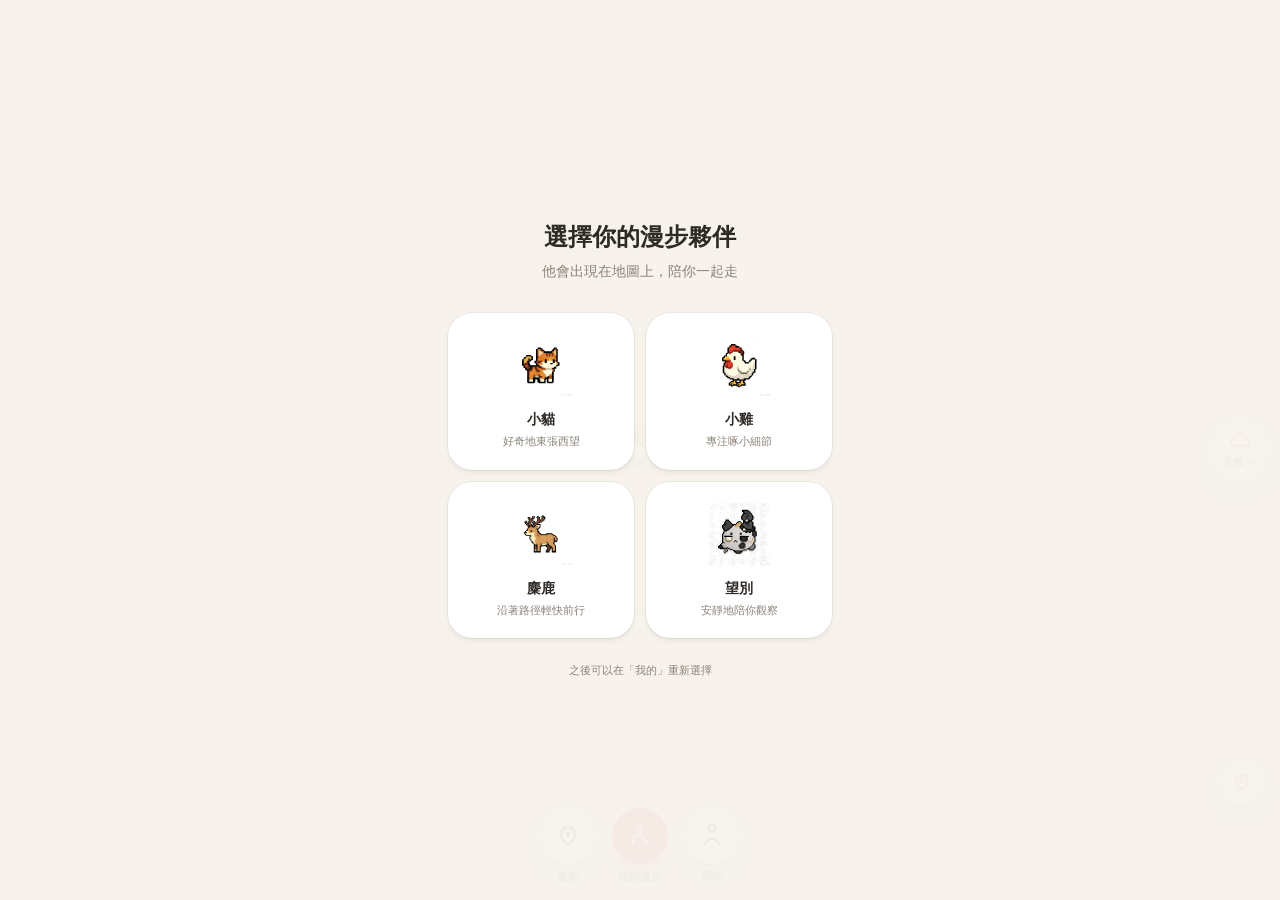
<file: index.html>
<!doctype html>
<html lang="zh-Hant">
  <head>
    <meta charset="UTF-8" />
    <meta
      name="viewport"
      content="width=device-width, initial-scale=1.0, maximum-scale=1.0, user-scalable=no, viewport-fit=cover"
    />
    <meta name="theme-color" content="#f7f3ec" />
    <link
      rel="icon"
      href="data:image/svg+xml,%3Csvg%20xmlns='http://www.w3.org/2000/svg'%20viewBox='0%200%2012%2012'%3E%3Crect%20width='12'%20height='12'%20rx='2.5'%20fill='%23ef5b4c'/%3E%3Crect%20x='3'%20y='2'%20width='6'%20height='2'%20fill='%236b5a4a'/%3E%3Crect%20x='2'%20y='4'%20width='8'%20height='4'%20fill='%23ffffff'/%3E%3Crect%20x='4'%20y='5'%20width='4'%20height='2'%20fill='%236b5a4a'/%3E%3Crect%20x='4'%20y='8'%20width='4'%20height='1'%20fill='%23ffffff'/%3E%3Crect%20x='4'%20y='9'%20width='1'%20height='2'%20fill='%235a524a'/%3E%3Crect%20x='7'%20y='9'%20width='1'%20height='2'%20fill='%235a524a'/%3E%3C/svg%3E"
    />
    <title>SeeMeWalk</title>
    <script type="module" crossorigin src="./assets/index-CxmrV5Ny.js"></script>
    <link rel="stylesheet" crossorigin href="./assets/index-DckENOlZ.css">
  </head>
  <body>
    <div id="root"></div>
  </body>
</html>
</file>
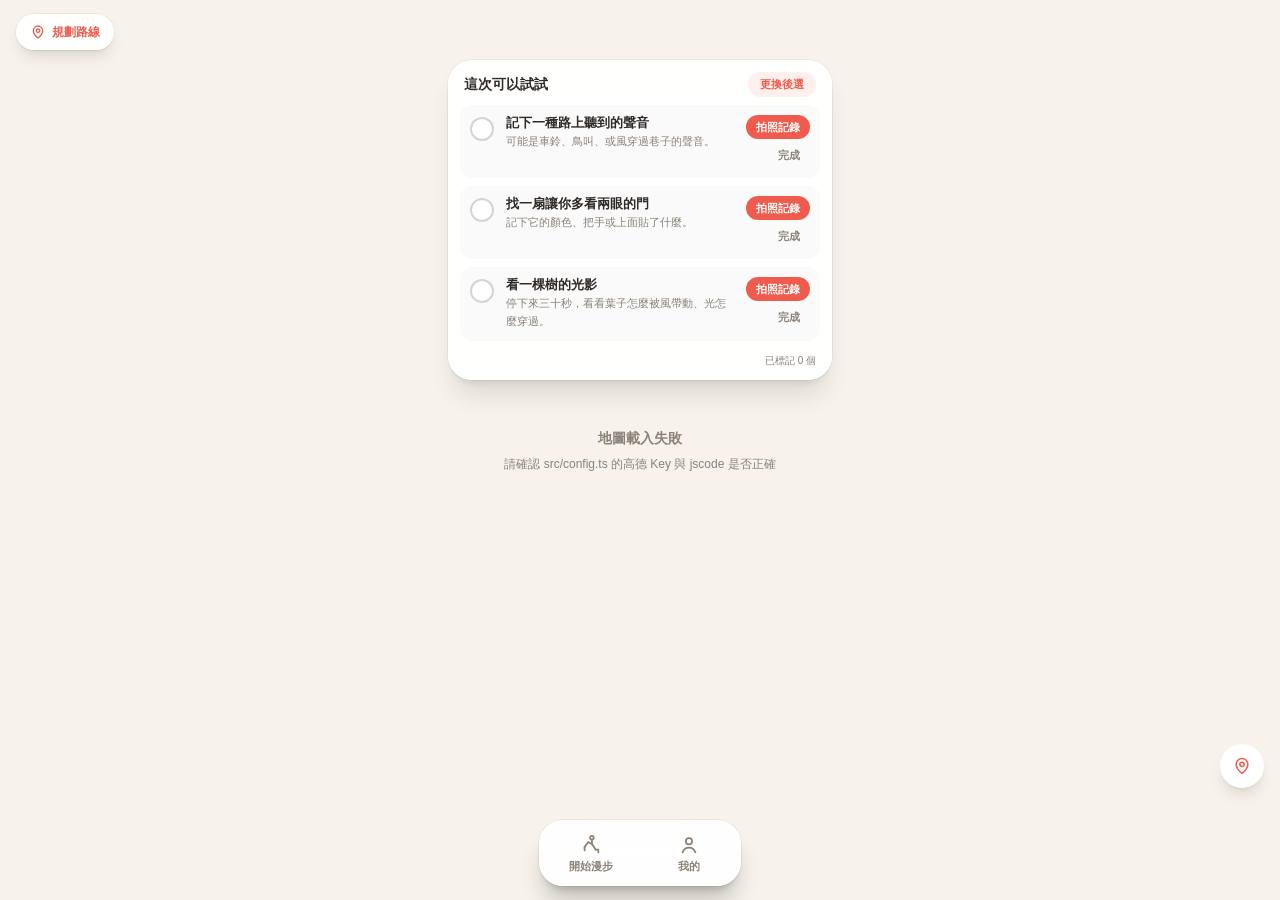
<file: versions/0.2.0/index.html>
<!doctype html>
<html lang="zh-Hant">
  <head>
    <meta charset="UTF-8" />
    <meta
      name="viewport"
      content="width=device-width, initial-scale=1.0, maximum-scale=1.0, user-scalable=no, viewport-fit=cover"
    />
    <meta name="theme-color" content="#f7f3ec" />
    <title>看見城市</title>
    <script type="module" crossorigin src="./assets/index-CIA10LO4.js"></script>
    <link rel="stylesheet" crossorigin href="./assets/index-DlHnxywx.css">
  </head>
  <body>
    <div id="root"></div>
  </body>
</html>
</file>
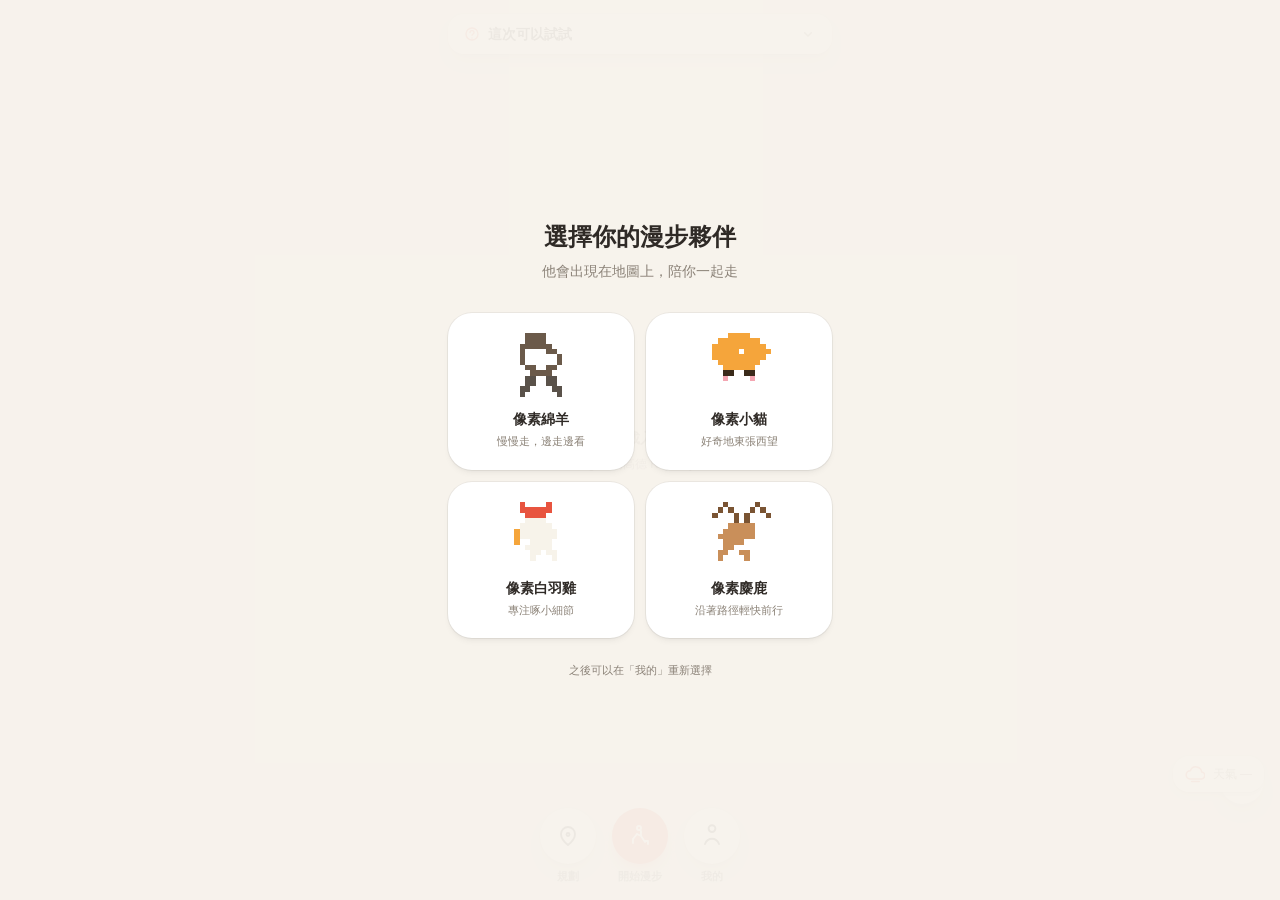
<file: versions/0.3.0/index.html>
<!doctype html>
<html lang="zh-Hant">
  <head>
    <meta charset="UTF-8" />
    <meta
      name="viewport"
      content="width=device-width, initial-scale=1.0, maximum-scale=1.0, user-scalable=no, viewport-fit=cover"
    />
    <meta name="theme-color" content="#f7f3ec" />
    <title>看見城市</title>
    <script type="module" crossorigin src="./assets/index-D2ORUCEF.js"></script>
    <link rel="stylesheet" crossorigin href="./assets/index-Bs4EAzxo.css">
  </head>
  <body>
    <div id="root"></div>
  </body>
</html>
</file>
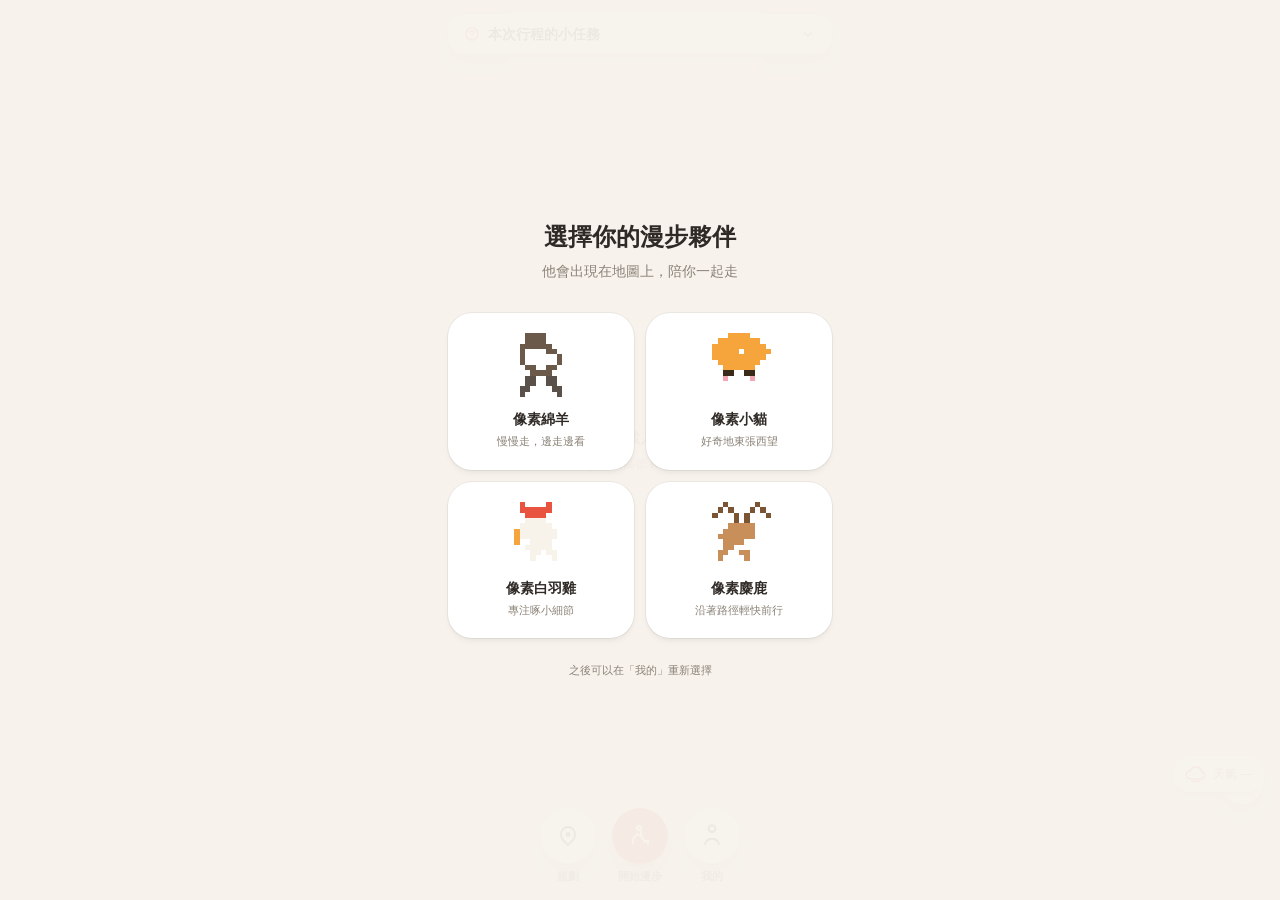
<file: versions/0.3.1/index.html>
<!doctype html>
<html lang="zh-Hant">
  <head>
    <meta charset="UTF-8" />
    <meta
      name="viewport"
      content="width=device-width, initial-scale=1.0, maximum-scale=1.0, user-scalable=no, viewport-fit=cover"
    />
    <meta name="theme-color" content="#f7f3ec" />
    <title>看見城市</title>
    <script type="module" crossorigin src="./assets/index-CiytUPpe.js"></script>
    <link rel="stylesheet" crossorigin href="./assets/index-B1jou_h0.css">
  </head>
  <body>
    <div id="root"></div>
  </body>
</html>
</file>
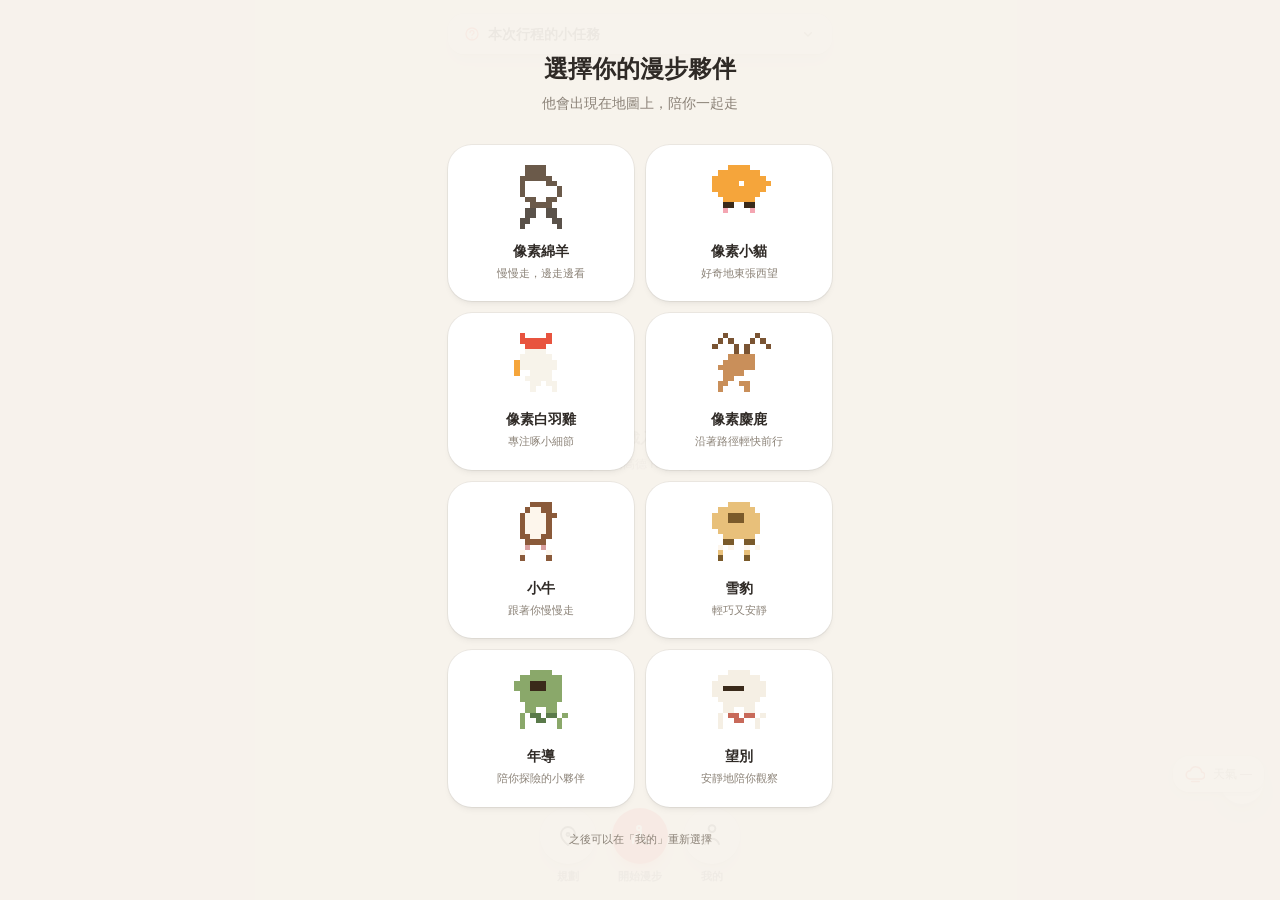
<file: versions/0.4.0/index.html>
<!doctype html>
<html lang="zh-Hant">
  <head>
    <meta charset="UTF-8" />
    <meta
      name="viewport"
      content="width=device-width, initial-scale=1.0, maximum-scale=1.0, user-scalable=no, viewport-fit=cover"
    />
    <meta name="theme-color" content="#f7f3ec" />
    <title>SeeMeWalk</title>
    <script type="module" crossorigin src="./assets/index-D8XsQc3E.js"></script>
    <link rel="stylesheet" crossorigin href="./assets/index-B1jou_h0.css">
  </head>
  <body>
    <div id="root"></div>
  </body>
</html>
</file>
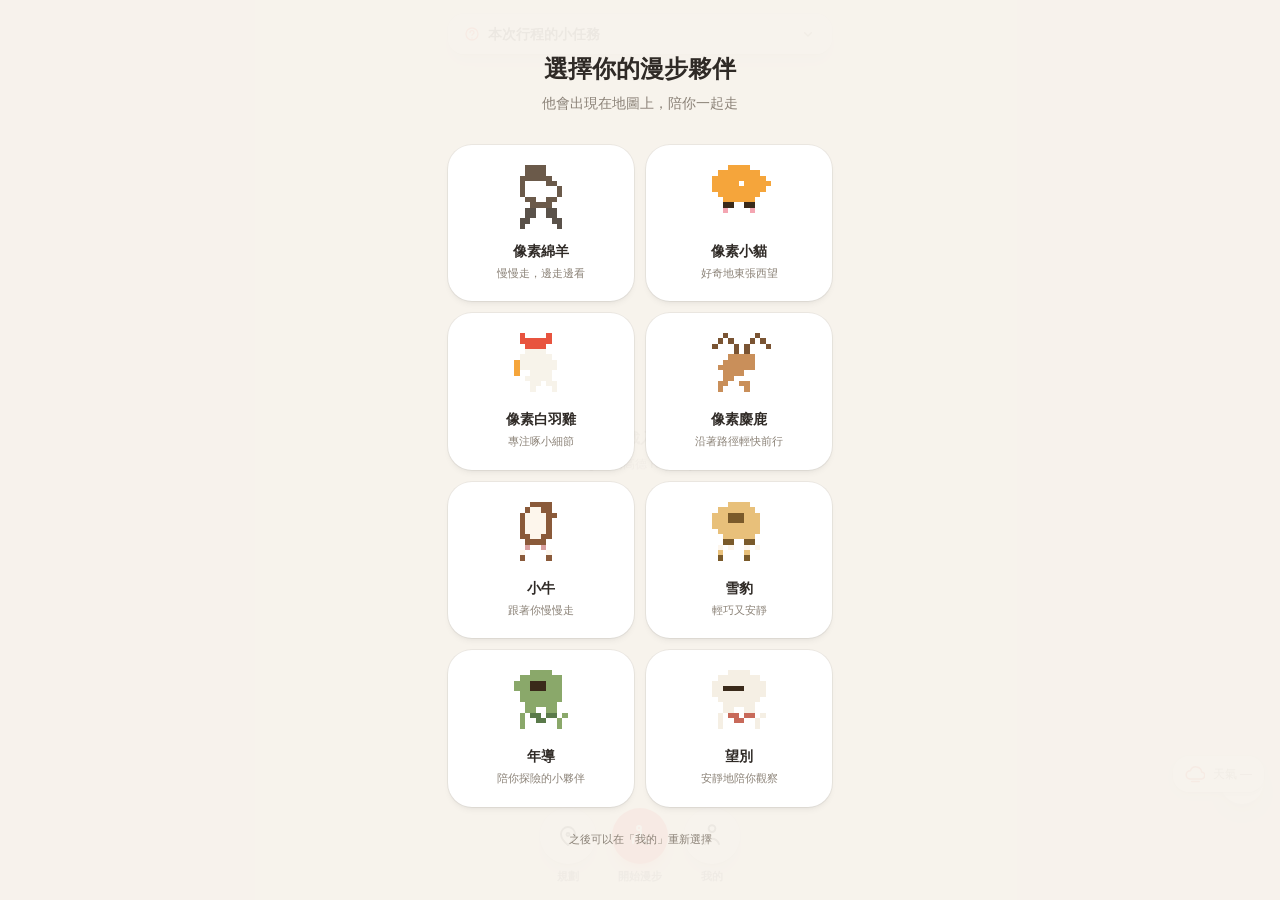
<file: versions/0.4.1/index.html>
<!doctype html>
<html lang="zh-Hant">
  <head>
    <meta charset="UTF-8" />
    <meta
      name="viewport"
      content="width=device-width, initial-scale=1.0, maximum-scale=1.0, user-scalable=no, viewport-fit=cover"
    />
    <meta name="theme-color" content="#f7f3ec" />
    <title>SeeMeWalk</title>
    <script type="module" crossorigin src="./assets/index-DDT-2uXK.js"></script>
    <link rel="stylesheet" crossorigin href="./assets/index-B1jou_h0.css">
  </head>
  <body>
    <div id="root"></div>
  </body>
</html>
</file>
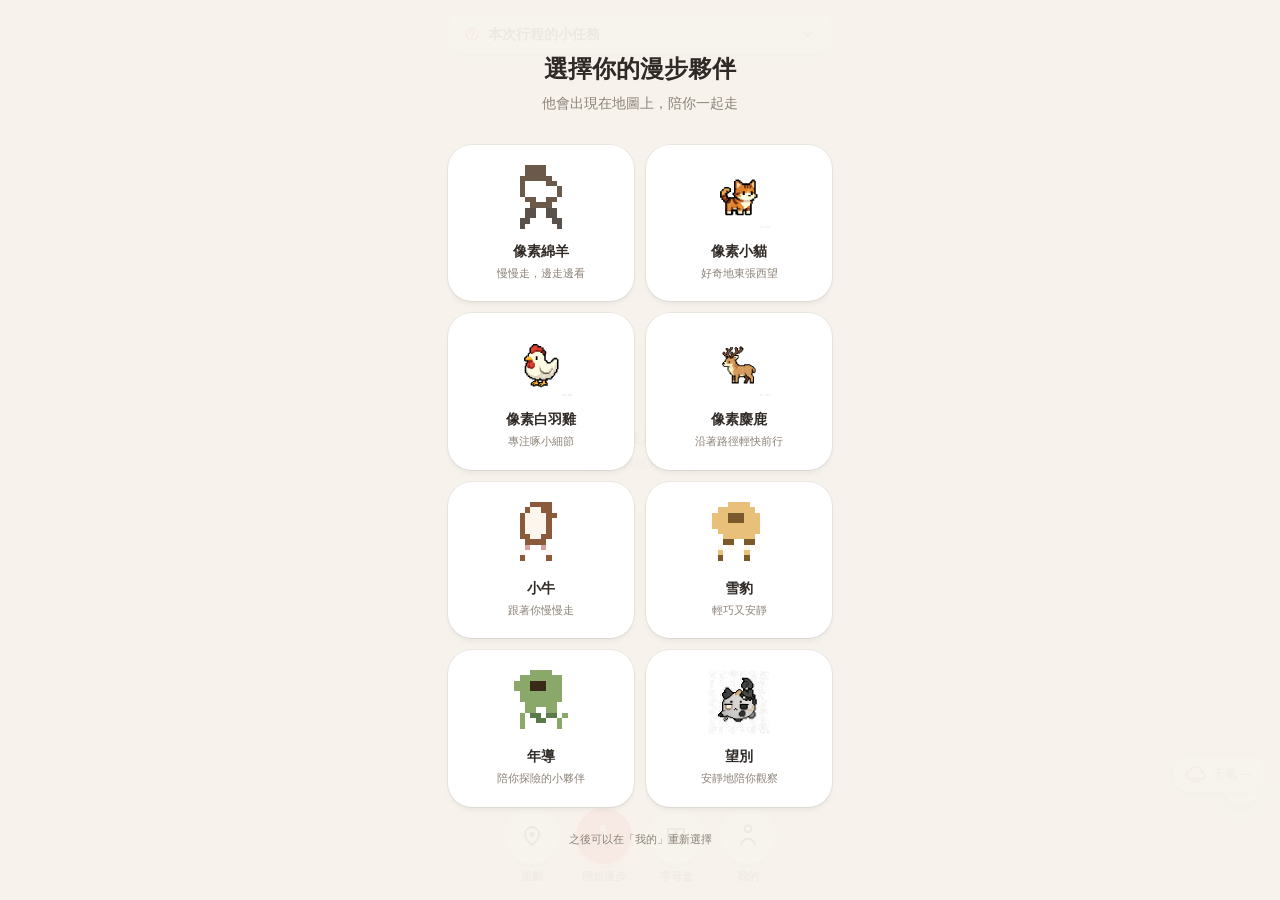
<file: versions/0.5.0/index.html>
<!doctype html>
<html lang="zh-Hant">
  <head>
    <meta charset="UTF-8" />
    <meta
      name="viewport"
      content="width=device-width, initial-scale=1.0, maximum-scale=1.0, user-scalable=no, viewport-fit=cover"
    />
    <meta name="theme-color" content="#f7f3ec" />
    <title>SeeMeWalk</title>
    <script type="module" crossorigin src="./assets/index-D-RywTGx.js"></script>
    <link rel="stylesheet" crossorigin href="./assets/index-BqgZefNI.css">
  </head>
  <body>
    <div id="root"></div>
  </body>
</html>
</file>
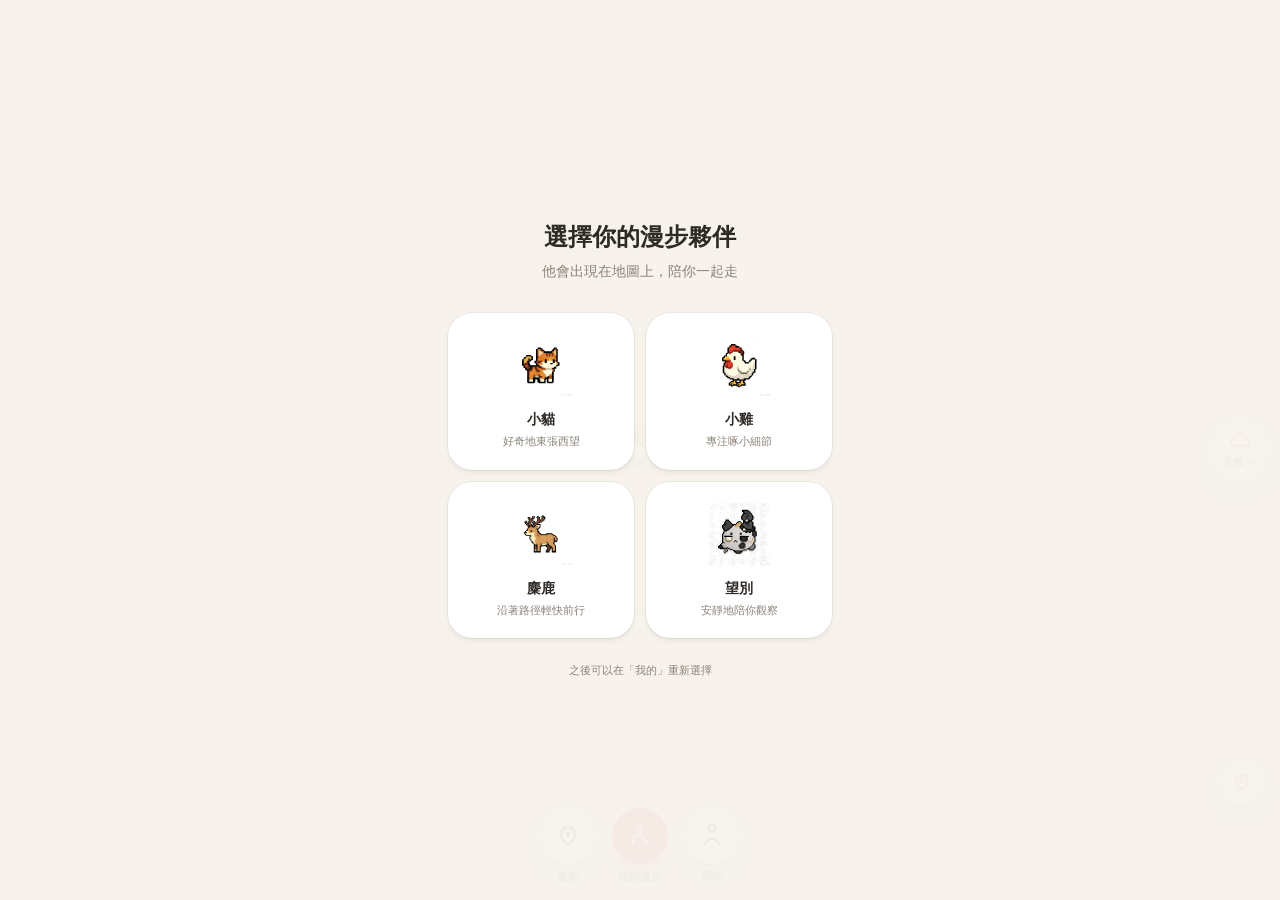
<file: versions/0.6.0/index.html>
<!doctype html>
<html lang="zh-Hant">
  <head>
    <meta charset="UTF-8" />
    <meta
      name="viewport"
      content="width=device-width, initial-scale=1.0, maximum-scale=1.0, user-scalable=no, viewport-fit=cover"
    />
    <meta name="theme-color" content="#f7f3ec" />
    <title>SeeMeWalk</title>
    <script type="module" crossorigin src="./assets/index-CkopVKWF.js"></script>
    <link rel="stylesheet" crossorigin href="./assets/index-DvOEYENA.css">
  </head>
  <body>
    <div id="root"></div>
  </body>
</html>
</file>
<file: assets/index-DckENOlZ.css>
/*! tailwindcss v4.3.3 | MIT License | https://tailwindcss.com */@layer properties{@supports (((-webkit-hyphens:none)) and (not (margin-trim:inline))) or ((-moz-orient:inline) and (not (color:rgb(from red r g b)))){*,:before,:after,::backdrop{--tw-translate-x:0;--tw-translate-y:0;--tw-translate-z:0;--tw-border-style:solid;--tw-leading:initial;--tw-font-weight:initial;--tw-ordinal:initial;--tw-slashed-zero:initial;--tw-numeric-figure:initial;--tw-numeric-spacing:initial;--tw-numeric-fraction:initial;--tw-shadow:0 0 #0000;--tw-shadow-color:initial;--tw-shadow-alpha:100%;--tw-inset-shadow:0 0 #0000;--tw-inset-shadow-color:initial;--tw-inset-shadow-alpha:100%;--tw-ring-color:initial;--tw-ring-shadow:0 0 #0000;--tw-inset-ring-color:initial;--tw-inset-ring-shadow:0 0 #0000;--tw-ring-inset:initial;--tw-ring-offset-width:0px;--tw-ring-offset-color:#fff;--tw-ring-offset-shadow:0 0 #0000;--tw-backdrop-blur:initial;--tw-backdrop-brightness:initial;--tw-backdrop-contrast:initial;--tw-backdrop-grayscale:initial;--tw-backdrop-hue-rotate:initial;--tw-backdrop-invert:initial;--tw-backdrop-opacity:initial;--tw-backdrop-saturate:initial;--tw-backdrop-sepia:initial;--tw-duration:initial;--tw-scale-x:1;--tw-scale-y:1;--tw-scale-z:1}}}@layer theme{:root,:host{--font-sans:-apple-system, BlinkMacSystemFont, "Segoe UI", Roboto, "Helvetica Neue", "Noto Sans", Arial, sans-serif, "Apple Color Emoji", "Segoe UI Emoji", "Segoe UI Symbol", "Noto Color Emoji";--font-mono:ui-monospace, SFMono-Regular, Menlo, Monaco, Consolas, "Liberation Mono", "Courier New", monospace;--color-neutral-50:oklch(98.5% 0 none);--color-neutral-100:oklch(97% 0 none);--color-neutral-200:oklch(92.2% 0 none);--color-neutral-300:oklch(87% 0 none);--color-neutral-400:oklch(70.8% 0 none);--color-black:#000;--color-white:#fff;--spacing:.25rem;--container-sm:24rem;--container-md:28rem;--text-xs:.75rem;--text-xs--line-height:calc(1 / .75);--text-sm:.875rem;--text-sm--line-height:calc(1.25 / .875);--text-base:1rem;--text-base--line-height: 1.5 ;--text-lg:1.125rem;--text-lg--line-height:calc(1.75 / 1.125);--text-xl:1.25rem;--text-xl--line-height:calc(1.75 / 1.25);--text-2xl:1.5rem;--text-2xl--line-height:calc(2 / 1.5);--text-3xl:1.875rem;--text-3xl--line-height: 1.2 ;--font-weight-semibold:600;--font-weight-bold:700;--font-weight-extrabold:800;--leading-tight:1.25;--leading-snug:1.375;--leading-relaxed:1.625;--radius-sm:.25rem;--radius-md:.375rem;--radius-lg:.5rem;--radius-xl:.75rem;--radius-2xl:1rem;--radius-3xl:1.5rem;--animate-spin:spin 1s linear infinite;--blur-sm:8px;--default-transition-duration:.15s;--default-transition-timing-function:cubic-bezier(.4, 0, .2, 1);--default-font-family:var(--font-sans);--default-mono-font-family:var(--font-mono);--color-coral:#ef5b4c;--color-coral-soft:#fff0ee;--color-ink:#2f2a26;--color-muted:#8b8277;--color-cork:#d7ab74;--color-board:#f7f3ec}}@layer base{*,:after,:before,::backdrop{box-sizing:border-box;border:0 solid;margin:0;padding:0}::file-selector-button{box-sizing:border-box;border:0 solid;margin:0;padding:0}html,:host{-webkit-text-size-adjust:100%;-moz-tab-size:4;tab-size:4;line-height:1.5;font-family:var(--default-font-family,-apple-system, BlinkMacSystemFont, "Segoe UI", Roboto, "Helvetica Neue", "Noto Sans", Arial, sans-serif, "Apple Color Emoji", "Segoe UI Emoji", "Segoe UI Symbol", "Noto Color Emoji");font-feature-settings:var(--default-font-feature-settings,normal);font-variation-settings:var(--default-font-variation-settings,normal);-webkit-tap-highlight-color:transparent}hr{height:0;color:inherit;border-top-width:1px}abbr:where([title]){-webkit-text-decoration:underline dotted;text-decoration:underline dotted}h1,h2,h3,h4,h5,h6{font-size:inherit;font-weight:inherit}a{color:inherit;-webkit-text-decoration:inherit;text-decoration:inherit}b,strong{font-weight:bolder}code,kbd,samp,pre{font-family:var(--default-mono-font-family,ui-monospace, SFMono-Regular, Menlo, Monaco, Consolas, "Liberation Mono", "Courier New", monospace);font-feature-settings:var(--default-mono-font-feature-settings,normal);font-variation-settings:var(--default-mono-font-variation-settings,normal);font-size:1em}small{font-size:80%}sub,sup{vertical-align:baseline;font-size:75%;line-height:0;position:relative}sub{bottom:-.25em}sup{top:-.5em}table{text-indent:0;border-color:inherit;border-collapse:collapse}:-moz-focusring:where(:not(iframe)){outline:auto}progress{vertical-align:baseline}summary{display:list-item}ol,ul,menu{list-style:none}img,svg,video,canvas,audio,iframe,embed,object{vertical-align:middle;display:block}img,video{max-width:100%;height:auto}button,input,select,optgroup,textarea{font:inherit;font-feature-settings:inherit;font-variation-settings:inherit;letter-spacing:inherit;color:inherit;opacity:1;background-color:#0000;border-radius:0}::file-selector-button{font:inherit;font-feature-settings:inherit;font-variation-settings:inherit;letter-spacing:inherit;color:inherit;opacity:1;background-color:#0000;border-radius:0}:where(select:is([multiple],[size])) optgroup{font-weight:bolder}:where(select:is([multiple],[size])) optgroup option{padding-inline-start:20px}::file-selector-button{margin-inline-end:4px}::placeholder{opacity:1}@supports (not ((-webkit-appearance:-apple-pay-button))) or (contain-intrinsic-size:1px){::placeholder{color:currentColor}@supports (color:color-mix(in lab,red,red)){::placeholder{color:color-mix(in oklab,currentcolor 50%,transparent)}}}textarea{resize:vertical}::-webkit-search-decoration{-webkit-appearance:none}::-webkit-date-and-time-value{min-height:1lh;text-align:inherit}::-webkit-datetime-edit{display:inline-flex}::-webkit-datetime-edit-fields-wrapper{padding:0}::-webkit-datetime-edit{padding-block:0}::-webkit-datetime-edit-year-field{padding-block:0}::-webkit-datetime-edit-month-field{padding-block:0}::-webkit-datetime-edit-day-field{padding-block:0}::-webkit-datetime-edit-hour-field{padding-block:0}::-webkit-datetime-edit-minute-field{padding-block:0}::-webkit-datetime-edit-second-field{padding-block:0}::-webkit-datetime-edit-millisecond-field{padding-block:0}::-webkit-datetime-edit-meridiem-field{padding-block:0}::-webkit-calendar-picker-indicator{line-height:1}:-moz-ui-invalid{box-shadow:none}button,input:where([type=button],[type=reset],[type=submit]){-webkit-appearance:button;-moz-appearance:button;appearance:button}::file-selector-button{-webkit-appearance:button;-moz-appearance:button;appearance:button}::-webkit-inner-spin-button{height:auto}::-webkit-outer-spin-button{height:auto}[hidden]:where(:not([hidden=until-found])){display:none!important}}@layer components;@layer utilities{.pointer-events-auto{pointer-events:auto}.pointer-events-none{pointer-events:none}.absolute{position:absolute}.fixed{position:fixed}.relative{position:relative}.inset-0{top:0;right:0;bottom:0;left:0}.inset-x-0{inset-inline:0}.inset-x-4{inset-inline:calc(var(--spacing) * 4)}.-top-1\.5{top:calc(var(--spacing) * -1.5)}.top-0{top:0}.top-1\.5{top:calc(var(--spacing) * 1.5)}.top-1\/2{top:50%}.top-2{top:calc(var(--spacing) * 2)}.top-\[calc\(env\(safe-area-inset-top\,0px\)\+18px\)\]{top:calc(env(safe-area-inset-top,0px) + 18px)}.top-\[calc\(env\(safe-area-inset-top\,0px\)\+76px\)\]{top:calc(env(safe-area-inset-top,0px) + 76px)}.top-\[calc\(env\(safe-area-inset-top\,0px\)\+130px\)\]{top:calc(env(safe-area-inset-top,0px) + 130px)}.right-1\.5{right:calc(var(--spacing) * 1.5)}.right-2{right:calc(var(--spacing) * 2)}.right-3{right:calc(var(--spacing) * 3)}.right-3\.5{right:calc(var(--spacing) * 3.5)}.right-4{right:calc(var(--spacing) * 4)}.bottom-0{bottom:0}.bottom-24{bottom:calc(var(--spacing) * 24)}.bottom-\[calc\(env\(safe-area-inset-bottom\,0px\)\+16px\)\]{bottom:calc(env(safe-area-inset-bottom,0px) + 16px)}.left-1\.5{left:calc(var(--spacing) * 1.5)}.left-1\/2{left:50%}.left-3{left:calc(var(--spacing) * 3)}.left-3\.5{left:calc(var(--spacing) * 3.5)}.z-10{z-index:10}.z-20{z-index:20}.z-30{z-index:30}.z-40{z-index:40}.z-50{z-index:50}.z-\[5\]{z-index:5}.z-\[60\]{z-index:60}.z-\[70\]{z-index:70}.z-\[80\]{z-index:80}.container{width:100%}@media (min-width:40rem){.container{max-width:40rem}}@media (min-width:48rem){.container{max-width:48rem}}@media (min-width:64rem){.container{max-width:64rem}}@media (min-width:80rem){.container{max-width:80rem}}@media (min-width:96rem){.container{max-width:96rem}}.m-3{margin:calc(var(--spacing) * 3)}.mx-4{margin-inline:calc(var(--spacing) * 4)}.mx-auto{margin-inline:auto}.mt-0\.5{margin-top:calc(var(--spacing) * .5)}.mt-1{margin-top:var(--spacing)}.mt-1\.5{margin-top:calc(var(--spacing) * 1.5)}.mt-2{margin-top:calc(var(--spacing) * 2)}.mt-3{margin-top:calc(var(--spacing) * 3)}.mt-4{margin-top:calc(var(--spacing) * 4)}.mt-5{margin-top:calc(var(--spacing) * 5)}.mt-6{margin-top:calc(var(--spacing) * 6)}.mt-8{margin-top:calc(var(--spacing) * 8)}.mb-1{margin-bottom:var(--spacing)}.mb-2{margin-bottom:calc(var(--spacing) * 2)}.mb-3{margin-bottom:calc(var(--spacing) * 3)}.mb-\[calc\(env\(safe-area-inset-bottom\,0px\)\+14px\)\]{margin-bottom:calc(env(safe-area-inset-bottom,0px) + 14px)}.line-clamp-1{-webkit-line-clamp:1;-webkit-box-orient:vertical;display:-webkit-box;overflow:hidden}.line-clamp-3{-webkit-line-clamp:3;-webkit-box-orient:vertical;display:-webkit-box;overflow:hidden}.block{display:block}.flex{display:flex}.grid{display:grid}.hidden{display:none}.aspect-square{aspect-ratio:1}.h-2{height:calc(var(--spacing) * 2)}.h-2\.5{height:calc(var(--spacing) * 2.5)}.h-3{height:calc(var(--spacing) * 3)}.h-3\.5{height:calc(var(--spacing) * 3.5)}.h-4{height:calc(var(--spacing) * 4)}.h-5{height:calc(var(--spacing) * 5)}.h-6{height:calc(var(--spacing) * 6)}.h-7{height:calc(var(--spacing) * 7)}.h-8{height:calc(var(--spacing) * 8)}.h-9{height:calc(var(--spacing) * 9)}.h-10{height:calc(var(--spacing) * 10)}.h-11{height:calc(var(--spacing) * 11)}.h-12{height:calc(var(--spacing) * 12)}.h-14{height:calc(var(--spacing) * 14)}.h-16{height:calc(var(--spacing) * 16)}.h-20{height:calc(var(--spacing) * 20)}.h-28{height:calc(var(--spacing) * 28)}.h-40{height:calc(var(--spacing) * 40)}.h-56{height:calc(var(--spacing) * 56)}.h-full{height:100%}.max-h-64{max-height:calc(var(--spacing) * 64)}.max-h-\[38dvh\]{max-height:38dvh}.max-h-\[42dvh\]{max-height:42dvh}.max-h-\[46dvh\]{max-height:46dvh}.max-h-\[70dvh\]{max-height:70dvh}.max-h-\[80dvh\]{max-height:80dvh}.max-h-\[85dvh\]{max-height:85dvh}.min-h-12{min-height:calc(var(--spacing) * 12)}.w-2\.5{width:calc(var(--spacing) * 2.5)}.w-3{width:calc(var(--spacing) * 3)}.w-3\.5{width:calc(var(--spacing) * 3.5)}.w-4{width:calc(var(--spacing) * 4)}.w-5{width:calc(var(--spacing) * 5)}.w-6{width:calc(var(--spacing) * 6)}.w-7{width:calc(var(--spacing) * 7)}.w-8{width:calc(var(--spacing) * 8)}.w-9{width:calc(var(--spacing) * 9)}.w-10{width:calc(var(--spacing) * 10)}.w-11{width:calc(var(--spacing) * 11)}.w-12{width:calc(var(--spacing) * 12)}.w-14{width:calc(var(--spacing) * 14)}.w-16{width:calc(var(--spacing) * 16)}.w-20{width:calc(var(--spacing) * 20)}.w-24{width:calc(var(--spacing) * 24)}.w-40{width:calc(var(--spacing) * 40)}.w-\[calc\(100vw-2rem\)\]{width:calc(100vw - 2rem)}.w-full{width:100%}.max-w-10{max-width:calc(var(--spacing) * 10)}.max-w-md{max-width:var(--container-md)}.max-w-sm{max-width:var(--container-sm)}.min-w-0{min-width:0}.flex-1{flex:1}.flex-none{flex:none}.-translate-x-1\/2{--tw-translate-x: -50% ;translate:var(--tw-translate-x) var(--tw-translate-y)}.-translate-y-1\/2{--tw-translate-y: -50% ;translate:var(--tw-translate-x) var(--tw-translate-y)}.animate-spin{animation:var(--animate-spin)}.cursor-grab{cursor:grab}.touch-none{touch-action:none}.grid-cols-2{grid-template-columns:repeat(2,minmax(0,1fr))}.grid-cols-3{grid-template-columns:repeat(3,minmax(0,1fr))}.flex-col{flex-direction:column}.flex-wrap{flex-wrap:wrap}.items-center{align-items:center}.items-end{align-items:flex-end}.items-start{align-items:flex-start}.justify-between{justify-content:space-between}.justify-center{justify-content:center}.gap-0\.5{gap:calc(var(--spacing) * .5)}.gap-1{gap:var(--spacing)}.gap-1\.5{gap:calc(var(--spacing) * 1.5)}.gap-2{gap:calc(var(--spacing) * 2)}.gap-2\.5{gap:calc(var(--spacing) * 2.5)}.gap-3{gap:calc(var(--spacing) * 3)}.gap-4{gap:calc(var(--spacing) * 4)}.gap-x-3{column-gap:calc(var(--spacing) * 3)}.gap-y-1{row-gap:var(--spacing)}.truncate{text-overflow:ellipsis;white-space:nowrap;overflow:hidden}.overflow-hidden{overflow:hidden}.overflow-x-auto{overflow-x:auto}.overflow-y-auto{overflow-y:auto}.rounded-2xl{border-radius:var(--radius-2xl)}.rounded-3xl{border-radius:var(--radius-3xl)}.rounded-full{border-radius:3.40282e38px}.rounded-lg{border-radius:var(--radius-lg)}.rounded-md{border-radius:var(--radius-md)}.rounded-sm{border-radius:var(--radius-sm)}.rounded-xl{border-radius:var(--radius-xl)}.rounded-t-3xl{border-top-left-radius:var(--radius-3xl);border-top-right-radius:var(--radius-3xl)}.border{border-style:var(--tw-border-style);border-width:1px}.border-2{border-style:var(--tw-border-style);border-width:2px}.border-\[3px\]{border-style:var(--tw-border-style);border-width:3px}.border-b{border-bottom-style:var(--tw-border-style);border-bottom-width:1px}.border-coral{border-color:var(--color-coral)}.border-coral\/20{border-color:#ef5b4c33}@supports (color:color-mix(in lab,red,red)){.border-coral\/20{border-color:color-mix(in oklab,var(--color-coral) 20%,transparent)}}.border-neutral-100{border-color:var(--color-neutral-100)}.border-neutral-200{border-color:var(--color-neutral-200)}.border-neutral-300{border-color:var(--color-neutral-300)}.border-white\/15{border-color:#ffffff26}@supports (color:color-mix(in lab,red,red)){.border-white\/15{border-color:color-mix(in oklab,var(--color-white) 15%,transparent)}}.border-t-coral{border-top-color:var(--color-coral)}.bg-\[\#1a1a1a\]{background-color:#1a1a1a}.bg-\[\#d9d9d9\]{background-color:#d9d9d9}.bg-\[\#f7f1e6\]{background-color:#f7f1e6}.bg-\[\#fffaf6\]{background-color:#fffaf6}.bg-black\/40{background-color:#0006}@supports (color:color-mix(in lab,red,red)){.bg-black\/40{background-color:color-mix(in oklab,var(--color-black) 40%,transparent)}}.bg-black\/45{background-color:#00000073}@supports (color:color-mix(in lab,red,red)){.bg-black\/45{background-color:color-mix(in oklab,var(--color-black) 45%,transparent)}}.bg-black\/70{background-color:#000000b3}@supports (color:color-mix(in lab,red,red)){.bg-black\/70{background-color:color-mix(in oklab,var(--color-black) 70%,transparent)}}.bg-black\/85{background-color:#000000d9}@supports (color:color-mix(in lab,red,red)){.bg-black\/85{background-color:color-mix(in oklab,var(--color-black) 85%,transparent)}}.bg-black\/90{background-color:#000000e6}@supports (color:color-mix(in lab,red,red)){.bg-black\/90{background-color:color-mix(in oklab,var(--color-black) 90%,transparent)}}.bg-board{background-color:var(--color-board)}.bg-board\/95{background-color:#f7f3ecf2}@supports (color:color-mix(in lab,red,red)){.bg-board\/95{background-color:color-mix(in oklab,var(--color-board) 95%,transparent)}}.bg-coral{background-color:var(--color-coral)}.bg-coral-soft{background-color:var(--color-coral-soft)}.bg-coral-soft\/60{background-color:#fff0ee99}@supports (color:color-mix(in lab,red,red)){.bg-coral-soft\/60{background-color:color-mix(in oklab,var(--color-coral-soft) 60%,transparent)}}.bg-coral\/15{background-color:#ef5b4c26}@supports (color:color-mix(in lab,red,red)){.bg-coral\/15{background-color:color-mix(in oklab,var(--color-coral) 15%,transparent)}}.bg-coral\/70{background-color:#ef5b4cb3}@supports (color:color-mix(in lab,red,red)){.bg-coral\/70{background-color:color-mix(in oklab,var(--color-coral) 70%,transparent)}}.bg-cork{background-color:var(--color-cork)}.bg-ink{background-color:var(--color-ink)}.bg-neutral-50{background-color:var(--color-neutral-50)}.bg-neutral-100{background-color:var(--color-neutral-100)}.bg-transparent{background-color:#0000}.bg-white{background-color:var(--color-white)}.bg-white\/5{background-color:#ffffff0d}@supports (color:color-mix(in lab,red,red)){.bg-white\/5{background-color:color-mix(in oklab,var(--color-white) 5%,transparent)}}.bg-white\/10{background-color:#ffffff1a}@supports (color:color-mix(in lab,red,red)){.bg-white\/10{background-color:color-mix(in oklab,var(--color-white) 10%,transparent)}}.bg-white\/15{background-color:#ffffff26}@supports (color:color-mix(in lab,red,red)){.bg-white\/15{background-color:color-mix(in oklab,var(--color-white) 15%,transparent)}}.bg-white\/70{background-color:#ffffffb3}@supports (color:color-mix(in lab,red,red)){.bg-white\/70{background-color:color-mix(in oklab,var(--color-white) 70%,transparent)}}.bg-white\/90{background-color:#ffffffe6}@supports (color:color-mix(in lab,red,red)){.bg-white\/90{background-color:color-mix(in oklab,var(--color-white) 90%,transparent)}}.bg-white\/95{background-color:#fffffff2}@supports (color:color-mix(in lab,red,red)){.bg-white\/95{background-color:color-mix(in oklab,var(--color-white) 95%,transparent)}}.object-contain{object-fit:contain}.object-cover{object-fit:cover}.p-1{padding:var(--spacing)}.p-2{padding:calc(var(--spacing) * 2)}.p-2\.5{padding:calc(var(--spacing) * 2.5)}.p-3{padding:calc(var(--spacing) * 3)}.p-3\.5{padding:calc(var(--spacing) * 3.5)}.p-4{padding:calc(var(--spacing) * 4)}.p-5{padding:calc(var(--spacing) * 5)}.p-6{padding:calc(var(--spacing) * 6)}.px-1{padding-inline:var(--spacing)}.px-1\.5{padding-inline:calc(var(--spacing) * 1.5)}.px-2{padding-inline:calc(var(--spacing) * 2)}.px-2\.5{padding-inline:calc(var(--spacing) * 2.5)}.px-3{padding-inline:calc(var(--spacing) * 3)}.px-3\.5{padding-inline:calc(var(--spacing) * 3.5)}.px-4{padding-inline:calc(var(--spacing) * 4)}.px-5{padding-inline:calc(var(--spacing) * 5)}.px-6{padding-inline:calc(var(--spacing) * 6)}.py-0\.5{padding-block:calc(var(--spacing) * .5)}.py-1{padding-block:var(--spacing)}.py-1\.5{padding-block:calc(var(--spacing) * 1.5)}.py-2{padding-block:calc(var(--spacing) * 2)}.py-2\.5{padding-block:calc(var(--spacing) * 2.5)}.py-3{padding-block:calc(var(--spacing) * 3)}.py-3\.5{padding-block:calc(var(--spacing) * 3.5)}.py-4{padding-block:calc(var(--spacing) * 4)}.py-6{padding-block:calc(var(--spacing) * 6)}.py-12{padding-block:calc(var(--spacing) * 12)}.py-16{padding-block:calc(var(--spacing) * 16)}.pt-1{padding-top:var(--spacing)}.pt-3{padding-top:calc(var(--spacing) * 3)}.pt-\[calc\(env\(safe-area-inset-top\,0px\)\+12px\)\]{padding-top:calc(env(safe-area-inset-top,0px) + 12px)}.pt-\[calc\(env\(safe-area-inset-top\,0px\)\+14px\)\]{padding-top:calc(env(safe-area-inset-top,0px) + 14px)}.pr-10{padding-right:calc(var(--spacing) * 10)}.pb-2{padding-bottom:calc(var(--spacing) * 2)}.pb-3{padding-bottom:calc(var(--spacing) * 3)}.pb-8{padding-bottom:calc(var(--spacing) * 8)}.pb-24{padding-bottom:calc(var(--spacing) * 24)}.pb-28{padding-bottom:calc(var(--spacing) * 28)}.pb-\[calc\(env\(safe-area-inset-bottom\,0px\)\+20px\)\]{padding-bottom:calc(env(safe-area-inset-bottom,0px) + 20px)}.pl-10{padding-left:calc(var(--spacing) * 10)}.text-center{text-align:center}.text-left{text-align:left}.text-right{text-align:right}.font-sans{font-family:var(--font-sans)}.text-2xl{font-size:var(--text-2xl);line-height:var(--tw-leading,var(--text-2xl--line-height))}.text-3xl{font-size:var(--text-3xl);line-height:var(--tw-leading,var(--text-3xl--line-height))}.text-base{font-size:var(--text-base);line-height:var(--tw-leading,var(--text-base--line-height))}.text-lg{font-size:var(--text-lg);line-height:var(--tw-leading,var(--text-lg--line-height))}.text-sm{font-size:var(--text-sm);line-height:var(--tw-leading,var(--text-sm--line-height))}.text-xl{font-size:var(--text-xl);line-height:var(--tw-leading,var(--text-xl--line-height))}.text-xs{font-size:var(--text-xs);line-height:var(--tw-leading,var(--text-xs--line-height))}.text-\[8px\]{font-size:8px}.text-\[9px\]{font-size:9px}.text-\[10px\]{font-size:10px}.text-\[11px\]{font-size:11px}.text-\[12px\]{font-size:12px}.text-\[13px\]{font-size:13px}.text-\[15px\]{font-size:15px}.leading-none{--tw-leading:1;line-height:1}.leading-relaxed{--tw-leading:var(--leading-relaxed);line-height:var(--leading-relaxed)}.leading-snug{--tw-leading:var(--leading-snug);line-height:var(--leading-snug)}.leading-tight{--tw-leading:var(--leading-tight);line-height:var(--leading-tight)}.font-bold{--tw-font-weight:var(--font-weight-bold);font-weight:var(--font-weight-bold)}.font-extrabold{--tw-font-weight:var(--font-weight-extrabold);font-weight:var(--font-weight-extrabold)}.font-semibold{--tw-font-weight:var(--font-weight-semibold);font-weight:var(--font-weight-semibold)}.text-\[\#7a6a55\]{color:#7a6a55}.text-coral{color:var(--color-coral)}.text-ink{color:var(--color-ink)}.text-ink\/70{color:#2f2a26b3}@supports (color:color-mix(in lab,red,red)){.text-ink\/70{color:color-mix(in oklab,var(--color-ink) 70%,transparent)}}.text-muted{color:var(--color-muted)}.text-neutral-300{color:var(--color-neutral-300)}.text-neutral-400{color:var(--color-neutral-400)}.text-transparent{color:#0000}.text-white{color:var(--color-white)}.text-white\/60{color:#fff9}@supports (color:color-mix(in lab,red,red)){.text-white\/60{color:color-mix(in oklab,var(--color-white) 60%,transparent)}}.text-white\/80{color:#fffc}@supports (color:color-mix(in lab,red,red)){.text-white\/80{color:color-mix(in oklab,var(--color-white) 80%,transparent)}}.tabular-nums{--tw-numeric-spacing:tabular-nums;font-variant-numeric:var(--tw-ordinal,) var(--tw-slashed-zero,) var(--tw-numeric-figure,) var(--tw-numeric-spacing,) var(--tw-numeric-fraction,)}.line-through{text-decoration-line:line-through}.opacity-60{opacity:.6}.opacity-90{opacity:.9}.shadow{--tw-shadow:0 1px 3px 0 var(--tw-shadow-color,#0000001a), 0 1px 2px -1px var(--tw-shadow-color,#0000001a);box-shadow:var(--tw-inset-shadow),var(--tw-inset-ring-shadow),var(--tw-ring-offset-shadow),var(--tw-ring-shadow),var(--tw-shadow)}.shadow-2xl{--tw-shadow:0 25px 50px -12px var(--tw-shadow-color,#00000040);box-shadow:var(--tw-inset-shadow),var(--tw-inset-ring-shadow),var(--tw-ring-offset-shadow),var(--tw-ring-shadow),var(--tw-shadow)}.shadow-lg{--tw-shadow:0 10px 15px -3px var(--tw-shadow-color,#0000001a), 0 4px 6px -4px var(--tw-shadow-color,#0000001a);box-shadow:var(--tw-inset-shadow),var(--tw-inset-ring-shadow),var(--tw-ring-offset-shadow),var(--tw-ring-shadow),var(--tw-shadow)}.shadow-md{--tw-shadow:0 4px 6px -1px var(--tw-shadow-color,#0000001a), 0 2px 4px -2px var(--tw-shadow-color,#0000001a);box-shadow:var(--tw-inset-shadow),var(--tw-inset-ring-shadow),var(--tw-ring-offset-shadow),var(--tw-ring-shadow),var(--tw-shadow)}.shadow-sm{--tw-shadow:0 1px 3px 0 var(--tw-shadow-color,#0000001a), 0 1px 2px -1px var(--tw-shadow-color,#0000001a);box-shadow:var(--tw-inset-shadow),var(--tw-inset-ring-shadow),var(--tw-ring-offset-shadow),var(--tw-ring-shadow),var(--tw-shadow)}.shadow-xl{--tw-shadow:0 20px 25px -5px var(--tw-shadow-color,#0000001a), 0 8px 10px -6px var(--tw-shadow-color,#0000001a);box-shadow:var(--tw-inset-shadow),var(--tw-inset-ring-shadow),var(--tw-ring-offset-shadow),var(--tw-ring-shadow),var(--tw-shadow)}.ring-1{--tw-ring-shadow:var(--tw-ring-inset,) 0 0 0 calc(1px + var(--tw-ring-offset-width)) var(--tw-ring-color,currentcolor);box-shadow:var(--tw-inset-shadow),var(--tw-inset-ring-shadow),var(--tw-ring-offset-shadow),var(--tw-ring-shadow),var(--tw-shadow)}.ring-2{--tw-ring-shadow:var(--tw-ring-inset,) 0 0 0 calc(2px + var(--tw-ring-offset-width)) var(--tw-ring-color,currentcolor);box-shadow:var(--tw-inset-shadow),var(--tw-inset-ring-shadow),var(--tw-ring-offset-shadow),var(--tw-ring-shadow),var(--tw-shadow)}.shadow-black\/5{--tw-shadow-color:#0000000d}@supports (color:color-mix(in lab,red,red)){.shadow-black\/5{--tw-shadow-color:color-mix(in oklab, color-mix(in oklab, var(--color-black) 5%, transparent) var(--tw-shadow-alpha), transparent)}}.shadow-black\/10{--tw-shadow-color:#0000001a}@supports (color:color-mix(in lab,red,red)){.shadow-black\/10{--tw-shadow-color:color-mix(in oklab, color-mix(in oklab, var(--color-black) 10%, transparent) var(--tw-shadow-alpha), transparent)}}.shadow-coral\/30{--tw-shadow-color:#ef5b4c4d}@supports (color:color-mix(in lab,red,red)){.shadow-coral\/30{--tw-shadow-color:color-mix(in oklab, color-mix(in oklab, var(--color-coral) 30%, transparent) var(--tw-shadow-alpha), transparent)}}.shadow-coral\/40{--tw-shadow-color:#ef5b4c66}@supports (color:color-mix(in lab,red,red)){.shadow-coral\/40{--tw-shadow-color:color-mix(in oklab, color-mix(in oklab, var(--color-coral) 40%, transparent) var(--tw-shadow-alpha), transparent)}}.ring-black\/5{--tw-ring-color:#0000000d}@supports (color:color-mix(in lab,red,red)){.ring-black\/5{--tw-ring-color:color-mix(in oklab, var(--color-black) 5%, transparent)}}.ring-black\/10{--tw-ring-color:#0000001a}@supports (color:color-mix(in lab,red,red)){.ring-black\/10{--tw-ring-color:color-mix(in oklab, var(--color-black) 10%, transparent)}}.ring-coral{--tw-ring-color:var(--color-coral)}.ring-coral\/30{--tw-ring-color:#ef5b4c4d}@supports (color:color-mix(in lab,red,red)){.ring-coral\/30{--tw-ring-color:color-mix(in oklab, var(--color-coral) 30%, transparent)}}.ring-coral\/40{--tw-ring-color:#ef5b4c66}@supports (color:color-mix(in lab,red,red)){.ring-coral\/40{--tw-ring-color:color-mix(in oklab, var(--color-coral) 40%, transparent)}}.ring-transparent{--tw-ring-color:transparent}.ring-white{--tw-ring-color:var(--color-white)}.ring-white\/70{--tw-ring-color:#ffffffb3}@supports (color:color-mix(in lab,red,red)){.ring-white\/70{--tw-ring-color:color-mix(in oklab, var(--color-white) 70%, transparent)}}.backdrop-blur{--tw-backdrop-blur:blur(8px);-webkit-backdrop-filter:var(--tw-backdrop-blur,) var(--tw-backdrop-brightness,) var(--tw-backdrop-contrast,) var(--tw-backdrop-grayscale,) var(--tw-backdrop-hue-rotate,) var(--tw-backdrop-invert,) var(--tw-backdrop-opacity,) var(--tw-backdrop-saturate,) var(--tw-backdrop-sepia,);backdrop-filter:var(--tw-backdrop-blur,) var(--tw-backdrop-brightness,) var(--tw-backdrop-contrast,) var(--tw-backdrop-grayscale,) var(--tw-backdrop-hue-rotate,) var(--tw-backdrop-invert,) var(--tw-backdrop-opacity,) var(--tw-backdrop-saturate,) var(--tw-backdrop-sepia,)}.backdrop-blur-sm{--tw-backdrop-blur:blur(var(--blur-sm));-webkit-backdrop-filter:var(--tw-backdrop-blur,) var(--tw-backdrop-brightness,) var(--tw-backdrop-contrast,) var(--tw-backdrop-grayscale,) var(--tw-backdrop-hue-rotate,) var(--tw-backdrop-invert,) var(--tw-backdrop-opacity,) var(--tw-backdrop-saturate,) var(--tw-backdrop-sepia,);backdrop-filter:var(--tw-backdrop-blur,) var(--tw-backdrop-brightness,) var(--tw-backdrop-contrast,) var(--tw-backdrop-grayscale,) var(--tw-backdrop-hue-rotate,) var(--tw-backdrop-invert,) var(--tw-backdrop-opacity,) var(--tw-backdrop-saturate,) var(--tw-backdrop-sepia,)}.transition{transition-property:color,background-color,border-color,outline-color,text-decoration-color,fill,stroke,--tw-gradient-from,--tw-gradient-via,--tw-gradient-to,opacity,box-shadow,transform,translate,scale,rotate,filter,-webkit-backdrop-filter,backdrop-filter,display,content-visibility,overlay,pointer-events;transition-timing-function:var(--tw-ease,var(--default-transition-timing-function));transition-duration:var(--tw-duration,var(--default-transition-duration))}.transition-all{transition-property:all;transition-timing-function:var(--tw-ease,var(--default-transition-timing-function));transition-duration:var(--tw-duration,var(--default-transition-duration))}.duration-1000{--tw-duration:1s;transition-duration:1s}.outline-none{--tw-outline-style:none;outline-style:none}.select-none{-webkit-user-select:none;user-select:none}.placeholder\:text-muted::placeholder{color:var(--color-muted)}.placeholder\:text-white\/40::placeholder{color:#fff6}@supports (color:color-mix(in lab,red,red)){.placeholder\:text-white\/40::placeholder{color:color-mix(in oklab,var(--color-white) 40%,transparent)}}.last\:border-0:last-child{border-style:var(--tw-border-style);border-width:0}.focus\:border-coral:focus{border-color:var(--color-coral)}.active\:scale-90:active{--tw-scale-x:90%;--tw-scale-y:90%;--tw-scale-z:90%;scale:var(--tw-scale-x) var(--tw-scale-y)}.active\:scale-95:active{--tw-scale-x:95%;--tw-scale-y:95%;--tw-scale-z:95%;scale:var(--tw-scale-x) var(--tw-scale-y)}.active\:scale-\[0\.98\]:active{scale:.98}.active\:cursor-grabbing:active{cursor:grabbing}.active\:bg-neutral-50:active{background-color:var(--color-neutral-50)}.active\:bg-neutral-100:active{background-color:var(--color-neutral-100)}.disabled\:opacity-40:disabled{opacity:.4}}html,body,#root{height:100%}body{-webkit-tap-highlight-color:transparent;overscroll-behavior:none}.poi-marker{border:2.5px solid var(--color-coral);width:30px;height:30px;color:var(--color-coral);background:#fff;border-radius:9999px;justify-content:center;align-items:center;font-family:inherit;font-size:13px;font-weight:700;display:flex;box-shadow:0 2px 8px #0000002e}.warm-tint{opacity:.2;background:linear-gradient(160deg,#ff922e66,#ff543a47)}.rain-overlay{opacity:.18;background-image:repeating-linear-gradient(#0000 0,#0000 18px,#d2e4ffe6 18px,#d2e4ffe6 20px),repeating-linear-gradient(#0000 0,#0000 32px,#d2e4ffcc 32px,#d2e4ffcc 34px);animation:.6s linear infinite rain-fall}@keyframes rain-fall{to{background-position:0 20px,0 34px}}@keyframes toast-in{0%{opacity:0;transform:translate(-50%,-8px)}to{opacity:1;transform:translate(-50%)}}.animate-toast{animation:.25s toast-in}@keyframes pop-in{0%{opacity:0;transform:translateY(10px)scale(.98)}to{opacity:1;transform:translateY(0)scale(1)}}.animate-pop{animation:.25s pop-in}@keyframes reminder-in{0%{opacity:0;transform:translateY(-10px)}10%,90%{opacity:1;transform:translateY(0)}to{opacity:0;transform:translateY(-10px)}}.animate-reminder{animation:4s forwards reminder-in}.no-scrollbar::-webkit-scrollbar{display:none}.no-scrollbar{scrollbar-width:none}.checker{background-image:conic-gradient(#ececec 25%,#fff 0,#fff 50%,#ececec 0,#ececec 75%,#fff 0);background-size:20px 20px}@property --tw-translate-x{syntax:"*";inherits:false;initial-value:0}@property --tw-translate-y{syntax:"*";inherits:false;initial-value:0}@property --tw-translate-z{syntax:"*";inherits:false;initial-value:0}@property --tw-border-style{syntax:"*";inherits:false;initial-value:solid}@property --tw-leading{syntax:"*";inherits:false}@property --tw-font-weight{syntax:"*";inherits:false}@property --tw-ordinal{syntax:"*";inherits:false}@property --tw-slashed-zero{syntax:"*";inherits:false}@property --tw-numeric-figure{syntax:"*";inherits:false}@property --tw-numeric-spacing{syntax:"*";inherits:false}@property --tw-numeric-fraction{syntax:"*";inherits:false}@property --tw-shadow{syntax:"*";inherits:false;initial-value:0 0 #0000}@property --tw-shadow-color{syntax:"*";inherits:false}@property --tw-shadow-alpha{syntax:"<percentage>";inherits:false;initial-value:100%}@property --tw-inset-shadow{syntax:"*";inherits:false;initial-value:0 0 #0000}@property --tw-inset-shadow-color{syntax:"*";inherits:false}@property --tw-inset-shadow-alpha{syntax:"<percentage>";inherits:false;initial-value:100%}@property --tw-ring-color{syntax:"*";inherits:false}@property --tw-ring-shadow{syntax:"*";inherits:false;initial-value:0 0 #0000}@property --tw-inset-ring-color{syntax:"*";inherits:false}@property --tw-inset-ring-shadow{syntax:"*";inherits:false;initial-value:0 0 #0000}@property --tw-ring-inset{syntax:"*";inherits:false}@property --tw-ring-offset-width{syntax:"<length>";inherits:false;initial-value:0}@property --tw-ring-offset-color{syntax:"*";inherits:false;initial-value:#fff}@property --tw-ring-offset-shadow{syntax:"*";inherits:false;initial-value:0 0 #0000}@property --tw-backdrop-blur{syntax:"*";inherits:false}@property --tw-backdrop-brightness{syntax:"*";inherits:false}@property --tw-backdrop-contrast{syntax:"*";inherits:false}@property --tw-backdrop-grayscale{syntax:"*";inherits:false}@property --tw-backdrop-hue-rotate{syntax:"*";inherits:false}@property --tw-backdrop-invert{syntax:"*";inherits:false}@property --tw-backdrop-opacity{syntax:"*";inherits:false}@property --tw-backdrop-saturate{syntax:"*";inherits:false}@property --tw-backdrop-sepia{syntax:"*";inherits:false}@property --tw-duration{syntax:"*";inherits:false}@property --tw-scale-x{syntax:"*";inherits:false;initial-value:1}@property --tw-scale-y{syntax:"*";inherits:false;initial-value:1}@property --tw-scale-z{syntax:"*";inherits:false;initial-value:1}@keyframes spin{to{transform:rotate(360deg)}}
</file>
<file: versions/0.2.0/assets/index-DlHnxywx.css>
/*! tailwindcss v4.3.3 | MIT License | https://tailwindcss.com */@layer properties{@supports (((-webkit-hyphens:none)) and (not (margin-trim:inline))) or ((-moz-orient:inline) and (not (color:rgb(from red r g b)))){*,:before,:after,::backdrop{--tw-translate-x:0;--tw-translate-y:0;--tw-translate-z:0;--tw-rotate-x:initial;--tw-rotate-y:initial;--tw-rotate-z:initial;--tw-skew-x:initial;--tw-skew-y:initial;--tw-border-style:solid;--tw-gradient-position:initial;--tw-gradient-from:#0000;--tw-gradient-via:#0000;--tw-gradient-to:#0000;--tw-gradient-stops:initial;--tw-gradient-via-stops:initial;--tw-gradient-from-position:0%;--tw-gradient-via-position:50%;--tw-gradient-to-position:100%;--tw-leading:initial;--tw-font-weight:initial;--tw-ordinal:initial;--tw-slashed-zero:initial;--tw-numeric-figure:initial;--tw-numeric-spacing:initial;--tw-numeric-fraction:initial;--tw-shadow:0 0 #0000;--tw-shadow-color:initial;--tw-shadow-alpha:100%;--tw-inset-shadow:0 0 #0000;--tw-inset-shadow-color:initial;--tw-inset-shadow-alpha:100%;--tw-ring-color:initial;--tw-ring-shadow:0 0 #0000;--tw-inset-ring-color:initial;--tw-inset-ring-shadow:0 0 #0000;--tw-ring-inset:initial;--tw-ring-offset-width:0px;--tw-ring-offset-color:#fff;--tw-ring-offset-shadow:0 0 #0000;--tw-backdrop-blur:initial;--tw-backdrop-brightness:initial;--tw-backdrop-contrast:initial;--tw-backdrop-grayscale:initial;--tw-backdrop-hue-rotate:initial;--tw-backdrop-invert:initial;--tw-backdrop-opacity:initial;--tw-backdrop-saturate:initial;--tw-backdrop-sepia:initial;--tw-duration:initial;--tw-scale-x:1;--tw-scale-y:1;--tw-scale-z:1}}}@layer theme{:root,:host{--font-sans:-apple-system, BlinkMacSystemFont, "Segoe UI", Roboto, "Helvetica Neue", "Noto Sans", Arial, sans-serif, "Apple Color Emoji", "Segoe UI Emoji", "Segoe UI Symbol", "Noto Color Emoji";--font-mono:ui-monospace, SFMono-Regular, Menlo, Monaco, Consolas, "Liberation Mono", "Courier New", monospace;--color-neutral-50:oklch(98.5% 0 none);--color-neutral-100:oklch(97% 0 none);--color-neutral-200:oklch(92.2% 0 none);--color-neutral-300:oklch(87% 0 none);--color-neutral-400:oklch(70.8% 0 none);--color-black:#000;--color-white:#fff;--spacing:.25rem;--container-sm:24rem;--container-md:28rem;--text-xs:.75rem;--text-xs--line-height:calc(1 / .75);--text-sm:.875rem;--text-sm--line-height:calc(1.25 / .875);--text-lg:1.125rem;--text-lg--line-height:calc(1.75 / 1.125);--text-2xl:1.5rem;--text-2xl--line-height:calc(2 / 1.5);--text-3xl:1.875rem;--text-3xl--line-height: 1.2 ;--font-weight-semibold:600;--font-weight-bold:700;--font-weight-extrabold:800;--leading-tight:1.25;--leading-snug:1.375;--leading-relaxed:1.625;--radius-md:.375rem;--radius-lg:.5rem;--radius-xl:.75rem;--radius-2xl:1rem;--radius-3xl:1.5rem;--animate-spin:spin 1s linear infinite;--blur-sm:8px;--blur-md:12px;--blur-xl:24px;--default-transition-duration:.15s;--default-transition-timing-function:cubic-bezier(.4, 0, .2, 1);--default-font-family:var(--font-sans);--default-mono-font-family:var(--font-mono);--color-coral:#ef5b4c;--color-coral-soft:#fff0ee;--color-ink:#2f2a26;--color-muted:#8b8277;--color-cork:#d7ab74;--color-cork-ink:#5c3a1e;--color-board:#f7f3ec}}@layer base{*,:after,:before,::backdrop{box-sizing:border-box;border:0 solid;margin:0;padding:0}::file-selector-button{box-sizing:border-box;border:0 solid;margin:0;padding:0}html,:host{-webkit-text-size-adjust:100%;-moz-tab-size:4;tab-size:4;line-height:1.5;font-family:var(--default-font-family,-apple-system, BlinkMacSystemFont, "Segoe UI", Roboto, "Helvetica Neue", "Noto Sans", Arial, sans-serif, "Apple Color Emoji", "Segoe UI Emoji", "Segoe UI Symbol", "Noto Color Emoji");font-feature-settings:var(--default-font-feature-settings,normal);font-variation-settings:var(--default-font-variation-settings,normal);-webkit-tap-highlight-color:transparent}hr{height:0;color:inherit;border-top-width:1px}abbr:where([title]){-webkit-text-decoration:underline dotted;text-decoration:underline dotted}h1,h2,h3,h4,h5,h6{font-size:inherit;font-weight:inherit}a{color:inherit;-webkit-text-decoration:inherit;text-decoration:inherit}b,strong{font-weight:bolder}code,kbd,samp,pre{font-family:var(--default-mono-font-family,ui-monospace, SFMono-Regular, Menlo, Monaco, Consolas, "Liberation Mono", "Courier New", monospace);font-feature-settings:var(--default-mono-font-feature-settings,normal);font-variation-settings:var(--default-mono-font-variation-settings,normal);font-size:1em}small{font-size:80%}sub,sup{vertical-align:baseline;font-size:75%;line-height:0;position:relative}sub{bottom:-.25em}sup{top:-.5em}table{text-indent:0;border-color:inherit;border-collapse:collapse}:-moz-focusring:where(:not(iframe)){outline:auto}progress{vertical-align:baseline}summary{display:list-item}ol,ul,menu{list-style:none}img,svg,video,canvas,audio,iframe,embed,object{vertical-align:middle;display:block}img,video{max-width:100%;height:auto}button,input,select,optgroup,textarea{font:inherit;font-feature-settings:inherit;font-variation-settings:inherit;letter-spacing:inherit;color:inherit;opacity:1;background-color:#0000;border-radius:0}::file-selector-button{font:inherit;font-feature-settings:inherit;font-variation-settings:inherit;letter-spacing:inherit;color:inherit;opacity:1;background-color:#0000;border-radius:0}:where(select:is([multiple],[size])) optgroup{font-weight:bolder}:where(select:is([multiple],[size])) optgroup option{padding-inline-start:20px}::file-selector-button{margin-inline-end:4px}::placeholder{opacity:1}@supports (not ((-webkit-appearance:-apple-pay-button))) or (contain-intrinsic-size:1px){::placeholder{color:currentColor}@supports (color:color-mix(in lab,red,red)){::placeholder{color:color-mix(in oklab,currentcolor 50%,transparent)}}}textarea{resize:vertical}::-webkit-search-decoration{-webkit-appearance:none}::-webkit-date-and-time-value{min-height:1lh;text-align:inherit}::-webkit-datetime-edit{display:inline-flex}::-webkit-datetime-edit-fields-wrapper{padding:0}::-webkit-datetime-edit{padding-block:0}::-webkit-datetime-edit-year-field{padding-block:0}::-webkit-datetime-edit-month-field{padding-block:0}::-webkit-datetime-edit-day-field{padding-block:0}::-webkit-datetime-edit-hour-field{padding-block:0}::-webkit-datetime-edit-minute-field{padding-block:0}::-webkit-datetime-edit-second-field{padding-block:0}::-webkit-datetime-edit-millisecond-field{padding-block:0}::-webkit-datetime-edit-meridiem-field{padding-block:0}::-webkit-calendar-picker-indicator{line-height:1}:-moz-ui-invalid{box-shadow:none}button,input:where([type=button],[type=reset],[type=submit]){-webkit-appearance:button;-moz-appearance:button;appearance:button}::file-selector-button{-webkit-appearance:button;-moz-appearance:button;appearance:button}::-webkit-inner-spin-button{height:auto}::-webkit-outer-spin-button{height:auto}[hidden]:where(:not([hidden=until-found])){display:none!important}}@layer components;@layer utilities{.pointer-events-none{pointer-events:none}.absolute{position:absolute}.fixed{position:fixed}.relative{position:relative}.inset-0{top:0;right:0;bottom:0;left:0}.inset-x-0{inset-inline:0}.inset-x-4{inset-inline:calc(var(--spacing) * 4)}.-top-1\.5{top:calc(var(--spacing) * -1.5)}.top-0{top:0}.top-2{top:calc(var(--spacing) * 2)}.top-\[calc\(100\%-2px\)\]{top:calc(100% - 2px)}.top-\[calc\(env\(safe-area-inset-top\,0px\)\+14px\)\]{top:calc(env(safe-area-inset-top,0px) + 14px)}.top-\[calc\(env\(safe-area-inset-top\,0px\)\+18px\)\]{top:calc(env(safe-area-inset-top,0px) + 18px)}.top-\[calc\(env\(safe-area-inset-top\,0px\)\+60px\)\]{top:calc(env(safe-area-inset-top,0px) + 60px)}.right-2{right:calc(var(--spacing) * 2)}.right-4{right:calc(var(--spacing) * 4)}.bottom-0{bottom:0}.bottom-28{bottom:calc(var(--spacing) * 28)}.bottom-\[calc\(env\(safe-area-inset-bottom\,0px\)\+14px\)\]{bottom:calc(env(safe-area-inset-bottom,0px) + 14px)}.left-0{left:0}.left-1\/2{left:50%}.left-4{left:calc(var(--spacing) * 4)}.z-0{z-index:0}.z-10{z-index:10}.z-20{z-index:20}.z-30{z-index:30}.z-40{z-index:40}.z-50{z-index:50}.z-\[70\]{z-index:70}.mx-4{margin-inline:calc(var(--spacing) * 4)}.mx-auto{margin-inline:auto}.mt-0\.5{margin-top:calc(var(--spacing) * .5)}.mt-1{margin-top:var(--spacing)}.mt-1\.5{margin-top:calc(var(--spacing) * 1.5)}.mt-2{margin-top:calc(var(--spacing) * 2)}.mt-3{margin-top:calc(var(--spacing) * 3)}.mt-4{margin-top:calc(var(--spacing) * 4)}.mb-1{margin-bottom:var(--spacing)}.mb-2{margin-bottom:calc(var(--spacing) * 2)}.mb-3{margin-bottom:calc(var(--spacing) * 3)}.mb-\[calc\(env\(safe-area-inset-bottom\,0px\)\+14px\)\]{margin-bottom:calc(env(safe-area-inset-bottom,0px) + 14px)}.line-clamp-2{-webkit-line-clamp:2;-webkit-box-orient:vertical;display:-webkit-box;overflow:hidden}.line-clamp-3{-webkit-line-clamp:3;-webkit-box-orient:vertical;display:-webkit-box;overflow:hidden}.block{display:block}.flex{display:flex}.hidden{display:none}.h-2{height:calc(var(--spacing) * 2)}.h-3{height:calc(var(--spacing) * 3)}.h-3\.5{height:calc(var(--spacing) * 3.5)}.h-4{height:calc(var(--spacing) * 4)}.h-5{height:calc(var(--spacing) * 5)}.h-6{height:calc(var(--spacing) * 6)}.h-7{height:calc(var(--spacing) * 7)}.h-8{height:calc(var(--spacing) * 8)}.h-9{height:calc(var(--spacing) * 9)}.h-11{height:calc(var(--spacing) * 11)}.h-12{height:calc(var(--spacing) * 12)}.h-16{height:calc(var(--spacing) * 16)}.h-28{height:calc(var(--spacing) * 28)}.h-\[22px\]{height:22px}.h-\[60dvh\]{height:60dvh}.h-\[100dvh\]{height:100dvh}.h-full{height:100%}.max-h-56{max-height:calc(var(--spacing) * 56)}.max-h-\[42dvh\]{max-height:42dvh}.max-h-\[80dvh\]{max-height:80dvh}.min-h-10{min-height:calc(var(--spacing) * 10)}.w-3{width:calc(var(--spacing) * 3)}.w-3\.5{width:calc(var(--spacing) * 3.5)}.w-4{width:calc(var(--spacing) * 4)}.w-5{width:calc(var(--spacing) * 5)}.w-6{width:calc(var(--spacing) * 6)}.w-7{width:calc(var(--spacing) * 7)}.w-8{width:calc(var(--spacing) * 8)}.w-9{width:calc(var(--spacing) * 9)}.w-11{width:calc(var(--spacing) * 11)}.w-12{width:calc(var(--spacing) * 12)}.w-16{width:calc(var(--spacing) * 16)}.w-40{width:calc(var(--spacing) * 40)}.w-\[22px\]{width:22px}.w-full{width:100%}.max-w-md{max-width:var(--container-md)}.max-w-sm{max-width:var(--container-sm)}.min-w-0{min-width:0}.min-w-\[92px\]{min-width:92px}.flex-1{flex:1}.flex-none{flex:none}.-translate-x-1\/2{--tw-translate-x: -50% ;translate:var(--tw-translate-x) var(--tw-translate-y)}.transform{transform:var(--tw-rotate-x,) var(--tw-rotate-y,) var(--tw-rotate-z,) var(--tw-skew-x,) var(--tw-skew-y,)}.animate-spin{animation:var(--animate-spin)}.cursor-pointer{cursor:pointer}.resize-none{resize:none}.flex-col{flex-direction:column}.flex-wrap{flex-wrap:wrap}.items-center{align-items:center}.items-end{align-items:flex-end}.items-start{align-items:flex-start}.justify-between{justify-content:space-between}.justify-center{justify-content:center}.gap-0\.5{gap:calc(var(--spacing) * .5)}.gap-1{gap:var(--spacing)}.gap-1\.5{gap:calc(var(--spacing) * 1.5)}.gap-2{gap:calc(var(--spacing) * 2)}.gap-3{gap:calc(var(--spacing) * 3)}.gap-x-3{column-gap:calc(var(--spacing) * 3)}.gap-y-1{row-gap:var(--spacing)}.truncate{text-overflow:ellipsis;white-space:nowrap;overflow:hidden}.overflow-hidden{overflow:hidden}.overflow-x-auto{overflow-x:auto}.overflow-y-auto{overflow-y:auto}.overflow-y-hidden{overflow-y:hidden}.rounded-2xl{border-radius:var(--radius-2xl)}.rounded-3xl{border-radius:var(--radius-3xl)}.rounded-\[20px\]{border-radius:20px}.rounded-full{border-radius:3.40282e38px}.rounded-lg{border-radius:var(--radius-lg)}.rounded-md{border-radius:var(--radius-md)}.rounded-xl{border-radius:var(--radius-xl)}.rounded-t-\[28px\]{border-top-left-radius:28px;border-top-right-radius:28px}.rounded-bl-none{border-bottom-left-radius:0}.border{border-style:var(--tw-border-style);border-width:1px}.border-2{border-style:var(--tw-border-style);border-width:2px}.border-\[3px\]{border-style:var(--tw-border-style);border-width:3px}.border-coral{border-color:var(--color-coral)}.border-coral\/20{border-color:#ef5b4c33}@supports (color:color-mix(in lab,red,red)){.border-coral\/20{border-color:color-mix(in oklab,var(--color-coral) 20%,transparent)}}.border-neutral-200{border-color:var(--color-neutral-200)}.border-neutral-300{border-color:var(--color-neutral-300)}.border-t-coral{border-top-color:var(--color-coral)}.bg-\[\#f7f1e6\]{background-color:#f7f1e6}.bg-\[\#fffaf6\]{background-color:#fffaf6}.bg-black\/40{background-color:#0006}@supports (color:color-mix(in lab,red,red)){.bg-black\/40{background-color:color-mix(in oklab,var(--color-black) 40%,transparent)}}.bg-black\/45{background-color:#00000073}@supports (color:color-mix(in lab,red,red)){.bg-black\/45{background-color:color-mix(in oklab,var(--color-black) 45%,transparent)}}.bg-black\/85{background-color:#000000d9}@supports (color:color-mix(in lab,red,red)){.bg-black\/85{background-color:color-mix(in oklab,var(--color-black) 85%,transparent)}}.bg-board{background-color:var(--color-board)}.bg-coral{background-color:var(--color-coral)}.bg-coral-soft{background-color:var(--color-coral-soft)}.bg-coral-soft\/60{background-color:#fff0ee99}@supports (color:color-mix(in lab,red,red)){.bg-coral-soft\/60{background-color:color-mix(in oklab,var(--color-coral-soft) 60%,transparent)}}.bg-coral\/70{background-color:#ef5b4cb3}@supports (color:color-mix(in lab,red,red)){.bg-coral\/70{background-color:color-mix(in oklab,var(--color-coral) 70%,transparent)}}.bg-cork{background-color:var(--color-cork)}.bg-neutral-50{background-color:var(--color-neutral-50)}.bg-neutral-100{background-color:var(--color-neutral-100)}.bg-transparent{background-color:#0000}.bg-white{background-color:var(--color-white)}.bg-white\/80{background-color:#fffc}@supports (color:color-mix(in lab,red,red)){.bg-white\/80{background-color:color-mix(in oklab,var(--color-white) 80%,transparent)}}.bg-white\/90{background-color:#ffffffe6}@supports (color:color-mix(in lab,red,red)){.bg-white\/90{background-color:color-mix(in oklab,var(--color-white) 90%,transparent)}}.bg-white\/92{background-color:#ffffffeb}@supports (color:color-mix(in lab,red,red)){.bg-white\/92{background-color:color-mix(in oklab,var(--color-white) 92%,transparent)}}.bg-white\/95{background-color:#fffffff2}@supports (color:color-mix(in lab,red,red)){.bg-white\/95{background-color:color-mix(in oklab,var(--color-white) 95%,transparent)}}.bg-gradient-to-br{--tw-gradient-position:to bottom right in oklab;background-image:linear-gradient(var(--tw-gradient-stops))}.from-\[\#ff8f7a\]{--tw-gradient-from:#ff8f7a;--tw-gradient-stops:var(--tw-gradient-via-stops,var(--tw-gradient-position), var(--tw-gradient-from) var(--tw-gradient-from-position), var(--tw-gradient-to) var(--tw-gradient-to-position))}.to-\[\#d94a3c\]{--tw-gradient-to:#d94a3c;--tw-gradient-stops:var(--tw-gradient-via-stops,var(--tw-gradient-position), var(--tw-gradient-from) var(--tw-gradient-from-position), var(--tw-gradient-to) var(--tw-gradient-to-position))}.object-cover{object-fit:cover}.p-1\.5{padding:calc(var(--spacing) * 1.5)}.p-2\.5{padding:calc(var(--spacing) * 2.5)}.p-3{padding:calc(var(--spacing) * 3)}.p-3\.5{padding:calc(var(--spacing) * 3.5)}.p-4{padding:calc(var(--spacing) * 4)}.p-5{padding:calc(var(--spacing) * 5)}.p-6{padding:calc(var(--spacing) * 6)}.px-2{padding-inline:calc(var(--spacing) * 2)}.px-2\.5{padding-inline:calc(var(--spacing) * 2.5)}.px-3{padding-inline:calc(var(--spacing) * 3)}.px-3\.5{padding-inline:calc(var(--spacing) * 3.5)}.px-4{padding-inline:calc(var(--spacing) * 4)}.py-0\.5{padding-block:calc(var(--spacing) * .5)}.py-1{padding-block:var(--spacing)}.py-2{padding-block:calc(var(--spacing) * 2)}.py-2\.5{padding-block:calc(var(--spacing) * 2.5)}.py-3{padding-block:calc(var(--spacing) * 3)}.pt-1{padding-top:var(--spacing)}.pt-2{padding-top:calc(var(--spacing) * 2)}.pt-3{padding-top:calc(var(--spacing) * 3)}.pt-3\.5{padding-top:calc(var(--spacing) * 3.5)}.pt-\[calc\(env\(safe-area-inset-top\,0px\)\+12px\)\]{padding-top:calc(env(safe-area-inset-top,0px) + 12px)}.pt-\[calc\(env\(safe-area-inset-top\,0px\)\+14px\)\]{padding-top:calc(env(safe-area-inset-top,0px) + 14px)}.pb-1{padding-bottom:var(--spacing)}.pb-1\.5{padding-bottom:calc(var(--spacing) * 1.5)}.pb-2{padding-bottom:calc(var(--spacing) * 2)}.pb-3{padding-bottom:calc(var(--spacing) * 3)}.pb-28{padding-bottom:calc(var(--spacing) * 28)}.pb-\[calc\(env\(safe-area-inset-bottom\,0px\)\+14px\)\]{padding-bottom:calc(env(safe-area-inset-bottom,0px) + 14px)}.text-center{text-align:center}.text-left{text-align:left}.text-right{text-align:right}.font-sans{font-family:var(--font-sans)}.text-2xl{font-size:var(--text-2xl);line-height:var(--tw-leading,var(--text-2xl--line-height))}.text-3xl{font-size:var(--text-3xl);line-height:var(--tw-leading,var(--text-3xl--line-height))}.text-lg{font-size:var(--text-lg);line-height:var(--tw-leading,var(--text-lg--line-height))}.text-sm{font-size:var(--text-sm);line-height:var(--tw-leading,var(--text-sm--line-height))}.text-xs{font-size:var(--text-xs);line-height:var(--tw-leading,var(--text-xs--line-height))}.text-\[9px\]{font-size:9px}.text-\[10px\]{font-size:10px}.text-\[11px\]{font-size:11px}.text-\[12px\]{font-size:12px}.text-\[13px\]{font-size:13px}.text-\[15px\]{font-size:15px}.leading-none{--tw-leading:1;line-height:1}.leading-relaxed{--tw-leading:var(--leading-relaxed);line-height:var(--leading-relaxed)}.leading-snug{--tw-leading:var(--leading-snug);line-height:var(--leading-snug)}.leading-tight{--tw-leading:var(--leading-tight);line-height:var(--leading-tight)}.font-bold{--tw-font-weight:var(--font-weight-bold);font-weight:var(--font-weight-bold)}.font-extrabold{--tw-font-weight:var(--font-weight-extrabold);font-weight:var(--font-weight-extrabold)}.font-semibold{--tw-font-weight:var(--font-weight-semibold);font-weight:var(--font-weight-semibold)}.text-\[\#7a5b36\]{color:#7a5b36}.text-\[\#7a6a55\]{color:#7a6a55}.text-\[\#8a6a45\]{color:#8a6a45}.text-coral{color:var(--color-coral)}.text-cork-ink{color:var(--color-cork-ink)}.text-ink{color:var(--color-ink)}.text-muted{color:var(--color-muted)}.text-neutral-400{color:var(--color-neutral-400)}.text-transparent{color:#0000}.text-white{color:var(--color-white)}.tabular-nums{--tw-numeric-spacing:tabular-nums;font-variant-numeric:var(--tw-ordinal,) var(--tw-slashed-zero,) var(--tw-numeric-figure,) var(--tw-numeric-spacing,) var(--tw-numeric-fraction,)}.line-through{text-decoration-line:line-through}.opacity-90{opacity:.9}.shadow{--tw-shadow:0 1px 3px 0 var(--tw-shadow-color,#0000001a), 0 1px 2px -1px var(--tw-shadow-color,#0000001a);box-shadow:var(--tw-inset-shadow),var(--tw-inset-ring-shadow),var(--tw-ring-offset-shadow),var(--tw-ring-shadow),var(--tw-shadow)}.shadow-2xl{--tw-shadow:0 25px 50px -12px var(--tw-shadow-color,#00000040);box-shadow:var(--tw-inset-shadow),var(--tw-inset-ring-shadow),var(--tw-ring-offset-shadow),var(--tw-ring-shadow),var(--tw-shadow)}.shadow-lg{--tw-shadow:0 10px 15px -3px var(--tw-shadow-color,#0000001a), 0 4px 6px -4px var(--tw-shadow-color,#0000001a);box-shadow:var(--tw-inset-shadow),var(--tw-inset-ring-shadow),var(--tw-ring-offset-shadow),var(--tw-ring-shadow),var(--tw-shadow)}.shadow-md{--tw-shadow:0 4px 6px -1px var(--tw-shadow-color,#0000001a), 0 2px 4px -2px var(--tw-shadow-color,#0000001a);box-shadow:var(--tw-inset-shadow),var(--tw-inset-ring-shadow),var(--tw-ring-offset-shadow),var(--tw-ring-shadow),var(--tw-shadow)}.shadow-xl{--tw-shadow:0 20px 25px -5px var(--tw-shadow-color,#0000001a), 0 8px 10px -6px var(--tw-shadow-color,#0000001a);box-shadow:var(--tw-inset-shadow),var(--tw-inset-ring-shadow),var(--tw-ring-offset-shadow),var(--tw-ring-shadow),var(--tw-shadow)}.ring-1{--tw-ring-shadow:var(--tw-ring-inset,) 0 0 0 calc(1px + var(--tw-ring-offset-width)) var(--tw-ring-color,currentcolor);box-shadow:var(--tw-inset-shadow),var(--tw-inset-ring-shadow),var(--tw-ring-offset-shadow),var(--tw-ring-shadow),var(--tw-shadow)}.ring-2{--tw-ring-shadow:var(--tw-ring-inset,) 0 0 0 calc(2px + var(--tw-ring-offset-width)) var(--tw-ring-color,currentcolor);box-shadow:var(--tw-inset-shadow),var(--tw-inset-ring-shadow),var(--tw-ring-offset-shadow),var(--tw-ring-shadow),var(--tw-shadow)}.shadow-black\/5{--tw-shadow-color:#0000000d}@supports (color:color-mix(in lab,red,red)){.shadow-black\/5{--tw-shadow-color:color-mix(in oklab, color-mix(in oklab, var(--color-black) 5%, transparent) var(--tw-shadow-alpha), transparent)}}.shadow-black\/10{--tw-shadow-color:#0000001a}@supports (color:color-mix(in lab,red,red)){.shadow-black\/10{--tw-shadow-color:color-mix(in oklab, color-mix(in oklab, var(--color-black) 10%, transparent) var(--tw-shadow-alpha), transparent)}}.shadow-black\/20{--tw-shadow-color:#0003}@supports (color:color-mix(in lab,red,red)){.shadow-black\/20{--tw-shadow-color:color-mix(in oklab, color-mix(in oklab, var(--color-black) 20%, transparent) var(--tw-shadow-alpha), transparent)}}.shadow-black\/30{--tw-shadow-color:#0000004d}@supports (color:color-mix(in lab,red,red)){.shadow-black\/30{--tw-shadow-color:color-mix(in oklab, color-mix(in oklab, var(--color-black) 30%, transparent) var(--tw-shadow-alpha), transparent)}}.shadow-coral\/30{--tw-shadow-color:#ef5b4c4d}@supports (color:color-mix(in lab,red,red)){.shadow-coral\/30{--tw-shadow-color:color-mix(in oklab, color-mix(in oklab, var(--color-coral) 30%, transparent) var(--tw-shadow-alpha), transparent)}}.shadow-coral\/40{--tw-shadow-color:#ef5b4c66}@supports (color:color-mix(in lab,red,red)){.shadow-coral\/40{--tw-shadow-color:color-mix(in oklab, color-mix(in oklab, var(--color-coral) 40%, transparent) var(--tw-shadow-alpha), transparent)}}.ring-black\/5{--tw-ring-color:#0000000d}@supports (color:color-mix(in lab,red,red)){.ring-black\/5{--tw-ring-color:color-mix(in oklab, var(--color-black) 5%, transparent)}}.ring-white\/70{--tw-ring-color:#ffffffb3}@supports (color:color-mix(in lab,red,red)){.ring-white\/70{--tw-ring-color:color-mix(in oklab, var(--color-white) 70%, transparent)}}.backdrop-blur{--tw-backdrop-blur:blur(8px);-webkit-backdrop-filter:var(--tw-backdrop-blur,) var(--tw-backdrop-brightness,) var(--tw-backdrop-contrast,) var(--tw-backdrop-grayscale,) var(--tw-backdrop-hue-rotate,) var(--tw-backdrop-invert,) var(--tw-backdrop-opacity,) var(--tw-backdrop-saturate,) var(--tw-backdrop-sepia,);backdrop-filter:var(--tw-backdrop-blur,) var(--tw-backdrop-brightness,) var(--tw-backdrop-contrast,) var(--tw-backdrop-grayscale,) var(--tw-backdrop-hue-rotate,) var(--tw-backdrop-invert,) var(--tw-backdrop-opacity,) var(--tw-backdrop-saturate,) var(--tw-backdrop-sepia,)}.backdrop-blur-md{--tw-backdrop-blur:blur(var(--blur-md));-webkit-backdrop-filter:var(--tw-backdrop-blur,) var(--tw-backdrop-brightness,) var(--tw-backdrop-contrast,) var(--tw-backdrop-grayscale,) var(--tw-backdrop-hue-rotate,) var(--tw-backdrop-invert,) var(--tw-backdrop-opacity,) var(--tw-backdrop-saturate,) var(--tw-backdrop-sepia,);backdrop-filter:var(--tw-backdrop-blur,) var(--tw-backdrop-brightness,) var(--tw-backdrop-contrast,) var(--tw-backdrop-grayscale,) var(--tw-backdrop-hue-rotate,) var(--tw-backdrop-invert,) var(--tw-backdrop-opacity,) var(--tw-backdrop-saturate,) var(--tw-backdrop-sepia,)}.backdrop-blur-sm{--tw-backdrop-blur:blur(var(--blur-sm));-webkit-backdrop-filter:var(--tw-backdrop-blur,) var(--tw-backdrop-brightness,) var(--tw-backdrop-contrast,) var(--tw-backdrop-grayscale,) var(--tw-backdrop-hue-rotate,) var(--tw-backdrop-invert,) var(--tw-backdrop-opacity,) var(--tw-backdrop-saturate,) var(--tw-backdrop-sepia,);backdrop-filter:var(--tw-backdrop-blur,) var(--tw-backdrop-brightness,) var(--tw-backdrop-contrast,) var(--tw-backdrop-grayscale,) var(--tw-backdrop-hue-rotate,) var(--tw-backdrop-invert,) var(--tw-backdrop-opacity,) var(--tw-backdrop-saturate,) var(--tw-backdrop-sepia,)}.backdrop-blur-xl{--tw-backdrop-blur:blur(var(--blur-xl));-webkit-backdrop-filter:var(--tw-backdrop-blur,) var(--tw-backdrop-brightness,) var(--tw-backdrop-contrast,) var(--tw-backdrop-grayscale,) var(--tw-backdrop-hue-rotate,) var(--tw-backdrop-invert,) var(--tw-backdrop-opacity,) var(--tw-backdrop-saturate,) var(--tw-backdrop-sepia,);backdrop-filter:var(--tw-backdrop-blur,) var(--tw-backdrop-brightness,) var(--tw-backdrop-contrast,) var(--tw-backdrop-grayscale,) var(--tw-backdrop-hue-rotate,) var(--tw-backdrop-invert,) var(--tw-backdrop-opacity,) var(--tw-backdrop-saturate,) var(--tw-backdrop-sepia,)}.transition{transition-property:color,background-color,border-color,outline-color,text-decoration-color,fill,stroke,--tw-gradient-from,--tw-gradient-via,--tw-gradient-to,opacity,box-shadow,transform,translate,scale,rotate,filter,-webkit-backdrop-filter,backdrop-filter,display,content-visibility,overlay,pointer-events;transition-timing-function:var(--tw-ease,var(--default-transition-timing-function));transition-duration:var(--tw-duration,var(--default-transition-duration))}.transition-all{transition-property:all;transition-timing-function:var(--tw-ease,var(--default-transition-timing-function));transition-duration:var(--tw-duration,var(--default-transition-duration))}.duration-1000{--tw-duration:1s;transition-duration:1s}.outline-none{--tw-outline-style:none;outline-style:none}.placeholder\:text-muted::placeholder{color:var(--color-muted)}.focus\:border-coral:focus{border-color:var(--color-coral)}.focus\:bg-white:focus{background-color:var(--color-white)}.active\:scale-90:active{--tw-scale-x:90%;--tw-scale-y:90%;--tw-scale-z:90%;scale:var(--tw-scale-x) var(--tw-scale-y)}.active\:scale-95:active{--tw-scale-x:95%;--tw-scale-y:95%;--tw-scale-z:95%;scale:var(--tw-scale-x) var(--tw-scale-y)}.active\:bg-coral-soft:active{background-color:var(--color-coral-soft)}.active\:bg-neutral-100:active{background-color:var(--color-neutral-100)}.active\:bg-neutral-200:active{background-color:var(--color-neutral-200)}.active\:text-coral:active{color:var(--color-coral)}.disabled\:opacity-40:disabled{opacity:.4}}html,body,#root{height:100%}body{-webkit-tap-highlight-color:transparent;overscroll-behavior:none}.corkboard{background-color:var(--color-cork);background-image:radial-gradient(#784e191a 1.4px,#0000 1.4px);background-size:20px 20px}.poi-marker{border:2.5px solid var(--color-coral);width:30px;height:30px;color:var(--color-coral);background:#fff;border-radius:9999px;justify-content:center;align-items:center;font-family:inherit;font-size:13px;font-weight:700;display:flex;box-shadow:0 2px 8px #0000002e}.pos-marker{background:var(--color-coral);width:18px;height:18px;box-shadow:0 0 0 2px var(--color-coral),0 2px 8px #00000040;border:3px solid #fff;border-radius:9999px}.next-marker{background:var(--color-coral);color:#fff;border:2px solid #fff;border-radius:9999px;justify-content:center;align-items:center;width:22px;height:22px;font-size:12px;font-weight:800;animation:1.6s ease-in-out infinite pulse-marker;display:flex;box-shadow:0 2px 8px #00000040}@keyframes pulse-marker{0%,to{transform:scale(1)}50%{transform:scale(1.18)}}@keyframes toast-in{0%{opacity:0;transform:translate(-50%,-8px)}to{opacity:1;transform:translate(-50%)}}.animate-toast{animation:.25s toast-in}@keyframes pop-in{0%{opacity:0;transform:translateY(10px)scale(.98)}to{opacity:1;transform:translateY(0)scale(1)}}.animate-pop{animation:.25s pop-in}@keyframes reminder-in{0%{opacity:0;transform:translateY(-10px)}10%,90%{opacity:1;transform:translateY(0)}to{opacity:0;transform:translateY(-10px)}}.animate-reminder{animation:4s forwards reminder-in}.no-scrollbar::-webkit-scrollbar{display:none}.no-scrollbar{scrollbar-width:none}@property --tw-translate-x{syntax:"*";inherits:false;initial-value:0}@property --tw-translate-y{syntax:"*";inherits:false;initial-value:0}@property --tw-translate-z{syntax:"*";inherits:false;initial-value:0}@property --tw-rotate-x{syntax:"*";inherits:false}@property --tw-rotate-y{syntax:"*";inherits:false}@property --tw-rotate-z{syntax:"*";inherits:false}@property --tw-skew-x{syntax:"*";inherits:false}@property --tw-skew-y{syntax:"*";inherits:false}@property --tw-border-style{syntax:"*";inherits:false;initial-value:solid}@property --tw-gradient-position{syntax:"*";inherits:false}@property --tw-gradient-from{syntax:"<color>";inherits:false;initial-value:#0000}@property --tw-gradient-via{syntax:"<color>";inherits:false;initial-value:#0000}@property --tw-gradient-to{syntax:"<color>";inherits:false;initial-value:#0000}@property --tw-gradient-stops{syntax:"*";inherits:false}@property --tw-gradient-via-stops{syntax:"*";inherits:false}@property --tw-gradient-from-position{syntax:"<length-percentage>";inherits:false;initial-value:0%}@property --tw-gradient-via-position{syntax:"<length-percentage>";inherits:false;initial-value:50%}@property --tw-gradient-to-position{syntax:"<length-percentage>";inherits:false;initial-value:100%}@property --tw-leading{syntax:"*";inherits:false}@property --tw-font-weight{syntax:"*";inherits:false}@property --tw-ordinal{syntax:"*";inherits:false}@property --tw-slashed-zero{syntax:"*";inherits:false}@property --tw-numeric-figure{syntax:"*";inherits:false}@property --tw-numeric-spacing{syntax:"*";inherits:false}@property --tw-numeric-fraction{syntax:"*";inherits:false}@property --tw-shadow{syntax:"*";inherits:false;initial-value:0 0 #0000}@property --tw-shadow-color{syntax:"*";inherits:false}@property --tw-shadow-alpha{syntax:"<percentage>";inherits:false;initial-value:100%}@property --tw-inset-shadow{syntax:"*";inherits:false;initial-value:0 0 #0000}@property --tw-inset-shadow-color{syntax:"*";inherits:false}@property --tw-inset-shadow-alpha{syntax:"<percentage>";inherits:false;initial-value:100%}@property --tw-ring-color{syntax:"*";inherits:false}@property --tw-ring-shadow{syntax:"*";inherits:false;initial-value:0 0 #0000}@property --tw-inset-ring-color{syntax:"*";inherits:false}@property --tw-inset-ring-shadow{syntax:"*";inherits:false;initial-value:0 0 #0000}@property --tw-ring-inset{syntax:"*";inherits:false}@property --tw-ring-offset-width{syntax:"<length>";inherits:false;initial-value:0}@property --tw-ring-offset-color{syntax:"*";inherits:false;initial-value:#fff}@property --tw-ring-offset-shadow{syntax:"*";inherits:false;initial-value:0 0 #0000}@property --tw-backdrop-blur{syntax:"*";inherits:false}@property --tw-backdrop-brightness{syntax:"*";inherits:false}@property --tw-backdrop-contrast{syntax:"*";inherits:false}@property --tw-backdrop-grayscale{syntax:"*";inherits:false}@property --tw-backdrop-hue-rotate{syntax:"*";inherits:false}@property --tw-backdrop-invert{syntax:"*";inherits:false}@property --tw-backdrop-opacity{syntax:"*";inherits:false}@property --tw-backdrop-saturate{syntax:"*";inherits:false}@property --tw-backdrop-sepia{syntax:"*";inherits:false}@property --tw-duration{syntax:"*";inherits:false}@property --tw-scale-x{syntax:"*";inherits:false;initial-value:1}@property --tw-scale-y{syntax:"*";inherits:false;initial-value:1}@property --tw-scale-z{syntax:"*";inherits:false;initial-value:1}@keyframes spin{to{transform:rotate(360deg)}}
</file>
<file: versions/0.3.0/assets/index-Bs4EAzxo.css>
/*! tailwindcss v4.3.3 | MIT License | https://tailwindcss.com */@layer properties{@supports (((-webkit-hyphens:none)) and (not (margin-trim:inline))) or ((-moz-orient:inline) and (not (color:rgb(from red r g b)))){*,:before,:after,::backdrop{--tw-translate-x:0;--tw-translate-y:0;--tw-translate-z:0;--tw-border-style:solid;--tw-leading:initial;--tw-font-weight:initial;--tw-ordinal:initial;--tw-slashed-zero:initial;--tw-numeric-figure:initial;--tw-numeric-spacing:initial;--tw-numeric-fraction:initial;--tw-shadow:0 0 #0000;--tw-shadow-color:initial;--tw-shadow-alpha:100%;--tw-inset-shadow:0 0 #0000;--tw-inset-shadow-color:initial;--tw-inset-shadow-alpha:100%;--tw-ring-color:initial;--tw-ring-shadow:0 0 #0000;--tw-inset-ring-color:initial;--tw-inset-ring-shadow:0 0 #0000;--tw-ring-inset:initial;--tw-ring-offset-width:0px;--tw-ring-offset-color:#fff;--tw-ring-offset-shadow:0 0 #0000;--tw-backdrop-blur:initial;--tw-backdrop-brightness:initial;--tw-backdrop-contrast:initial;--tw-backdrop-grayscale:initial;--tw-backdrop-hue-rotate:initial;--tw-backdrop-invert:initial;--tw-backdrop-opacity:initial;--tw-backdrop-saturate:initial;--tw-backdrop-sepia:initial;--tw-duration:initial;--tw-scale-x:1;--tw-scale-y:1;--tw-scale-z:1}}}@layer theme{:root,:host{--font-sans:-apple-system, BlinkMacSystemFont, "Segoe UI", Roboto, "Helvetica Neue", "Noto Sans", Arial, sans-serif, "Apple Color Emoji", "Segoe UI Emoji", "Segoe UI Symbol", "Noto Color Emoji";--font-mono:ui-monospace, SFMono-Regular, Menlo, Monaco, Consolas, "Liberation Mono", "Courier New", monospace;--color-neutral-50:oklch(98.5% 0 none);--color-neutral-100:oklch(97% 0 none);--color-neutral-200:oklch(92.2% 0 none);--color-neutral-300:oklch(87% 0 none);--color-neutral-400:oklch(70.8% 0 none);--color-black:#000;--color-white:#fff;--spacing:.25rem;--container-sm:24rem;--text-xs:.75rem;--text-xs--line-height:calc(1 / .75);--text-sm:.875rem;--text-sm--line-height:calc(1.25 / .875);--text-lg:1.125rem;--text-lg--line-height:calc(1.75 / 1.125);--text-2xl:1.5rem;--text-2xl--line-height:calc(2 / 1.5);--text-3xl:1.875rem;--text-3xl--line-height: 1.2 ;--font-weight-semibold:600;--font-weight-bold:700;--font-weight-extrabold:800;--leading-tight:1.25;--leading-snug:1.375;--leading-relaxed:1.625;--radius-md:.375rem;--radius-lg:.5rem;--radius-xl:.75rem;--radius-2xl:1rem;--radius-3xl:1.5rem;--animate-spin:spin 1s linear infinite;--blur-sm:8px;--default-transition-duration:.15s;--default-transition-timing-function:cubic-bezier(.4, 0, .2, 1);--default-font-family:var(--font-sans);--default-mono-font-family:var(--font-mono);--color-coral:#ef5b4c;--color-coral-soft:#fff0ee;--color-ink:#2f2a26;--color-muted:#8b8277;--color-cork:#d7ab74;--color-board:#f7f3ec}}@layer base{*,:after,:before,::backdrop{box-sizing:border-box;border:0 solid;margin:0;padding:0}::file-selector-button{box-sizing:border-box;border:0 solid;margin:0;padding:0}html,:host{-webkit-text-size-adjust:100%;-moz-tab-size:4;tab-size:4;line-height:1.5;font-family:var(--default-font-family,-apple-system, BlinkMacSystemFont, "Segoe UI", Roboto, "Helvetica Neue", "Noto Sans", Arial, sans-serif, "Apple Color Emoji", "Segoe UI Emoji", "Segoe UI Symbol", "Noto Color Emoji");font-feature-settings:var(--default-font-feature-settings,normal);font-variation-settings:var(--default-font-variation-settings,normal);-webkit-tap-highlight-color:transparent}hr{height:0;color:inherit;border-top-width:1px}abbr:where([title]){-webkit-text-decoration:underline dotted;text-decoration:underline dotted}h1,h2,h3,h4,h5,h6{font-size:inherit;font-weight:inherit}a{color:inherit;-webkit-text-decoration:inherit;text-decoration:inherit}b,strong{font-weight:bolder}code,kbd,samp,pre{font-family:var(--default-mono-font-family,ui-monospace, SFMono-Regular, Menlo, Monaco, Consolas, "Liberation Mono", "Courier New", monospace);font-feature-settings:var(--default-mono-font-feature-settings,normal);font-variation-settings:var(--default-mono-font-variation-settings,normal);font-size:1em}small{font-size:80%}sub,sup{vertical-align:baseline;font-size:75%;line-height:0;position:relative}sub{bottom:-.25em}sup{top:-.5em}table{text-indent:0;border-color:inherit;border-collapse:collapse}:-moz-focusring:where(:not(iframe)){outline:auto}progress{vertical-align:baseline}summary{display:list-item}ol,ul,menu{list-style:none}img,svg,video,canvas,audio,iframe,embed,object{vertical-align:middle;display:block}img,video{max-width:100%;height:auto}button,input,select,optgroup,textarea{font:inherit;font-feature-settings:inherit;font-variation-settings:inherit;letter-spacing:inherit;color:inherit;opacity:1;background-color:#0000;border-radius:0}::file-selector-button{font:inherit;font-feature-settings:inherit;font-variation-settings:inherit;letter-spacing:inherit;color:inherit;opacity:1;background-color:#0000;border-radius:0}:where(select:is([multiple],[size])) optgroup{font-weight:bolder}:where(select:is([multiple],[size])) optgroup option{padding-inline-start:20px}::file-selector-button{margin-inline-end:4px}::placeholder{opacity:1}@supports (not ((-webkit-appearance:-apple-pay-button))) or (contain-intrinsic-size:1px){::placeholder{color:currentColor}@supports (color:color-mix(in lab,red,red)){::placeholder{color:color-mix(in oklab,currentcolor 50%,transparent)}}}textarea{resize:vertical}::-webkit-search-decoration{-webkit-appearance:none}::-webkit-date-and-time-value{min-height:1lh;text-align:inherit}::-webkit-datetime-edit{display:inline-flex}::-webkit-datetime-edit-fields-wrapper{padding:0}::-webkit-datetime-edit{padding-block:0}::-webkit-datetime-edit-year-field{padding-block:0}::-webkit-datetime-edit-month-field{padding-block:0}::-webkit-datetime-edit-day-field{padding-block:0}::-webkit-datetime-edit-hour-field{padding-block:0}::-webkit-datetime-edit-minute-field{padding-block:0}::-webkit-datetime-edit-second-field{padding-block:0}::-webkit-datetime-edit-millisecond-field{padding-block:0}::-webkit-datetime-edit-meridiem-field{padding-block:0}::-webkit-calendar-picker-indicator{line-height:1}:-moz-ui-invalid{box-shadow:none}button,input:where([type=button],[type=reset],[type=submit]){-webkit-appearance:button;-moz-appearance:button;appearance:button}::file-selector-button{-webkit-appearance:button;-moz-appearance:button;appearance:button}::-webkit-inner-spin-button{height:auto}::-webkit-outer-spin-button{height:auto}[hidden]:where(:not([hidden=until-found])){display:none!important}}@layer components;@layer utilities{.pointer-events-auto{pointer-events:auto}.pointer-events-none{pointer-events:none}.absolute{position:absolute}.fixed{position:fixed}.relative{position:relative}.inset-0{top:0;right:0;bottom:0;left:0}.inset-x-0{inset-inline:0}.inset-x-4{inset-inline:calc(var(--spacing) * 4)}.-top-1\.5{top:calc(var(--spacing) * -1.5)}.top-0{top:0}.top-2{top:calc(var(--spacing) * 2)}.top-\[calc\(env\(safe-area-inset-top\,0px\)\+14px\)\]{top:calc(env(safe-area-inset-top,0px) + 14px)}.top-\[calc\(env\(safe-area-inset-top\,0px\)\+18px\)\]{top:calc(env(safe-area-inset-top,0px) + 18px)}.right-2{right:calc(var(--spacing) * 2)}.right-4{right:calc(var(--spacing) * 4)}.bottom-24{bottom:calc(var(--spacing) * 24)}.bottom-\[calc\(env\(safe-area-inset-bottom\,0px\)\+16px\)\]{bottom:calc(env(safe-area-inset-bottom,0px) + 16px)}.bottom-\[calc\(env\(safe-area-inset-bottom\,0px\)\+108px\)\]{bottom:calc(env(safe-area-inset-bottom,0px) + 108px)}.left-1\/2{left:50%}.left-4{left:calc(var(--spacing) * 4)}.z-10{z-index:10}.z-20{z-index:20}.z-30{z-index:30}.z-50{z-index:50}.z-\[5\]{z-index:5}.z-\[70\]{z-index:70}.z-\[80\]{z-index:80}.container{width:100%}@media (min-width:40rem){.container{max-width:40rem}}@media (min-width:48rem){.container{max-width:48rem}}@media (min-width:64rem){.container{max-width:64rem}}@media (min-width:80rem){.container{max-width:80rem}}@media (min-width:96rem){.container{max-width:96rem}}.mx-4{margin-inline:calc(var(--spacing) * 4)}.mx-auto{margin-inline:auto}.mt-0\.5{margin-top:calc(var(--spacing) * .5)}.mt-1{margin-top:var(--spacing)}.mt-1\.5{margin-top:calc(var(--spacing) * 1.5)}.mt-2{margin-top:calc(var(--spacing) * 2)}.mt-3{margin-top:calc(var(--spacing) * 3)}.mt-4{margin-top:calc(var(--spacing) * 4)}.mt-6{margin-top:calc(var(--spacing) * 6)}.mt-8{margin-top:calc(var(--spacing) * 8)}.mb-1{margin-bottom:var(--spacing)}.mb-2{margin-bottom:calc(var(--spacing) * 2)}.mb-3{margin-bottom:calc(var(--spacing) * 3)}.mb-\[calc\(env\(safe-area-inset-bottom\,0px\)\+14px\)\]{margin-bottom:calc(env(safe-area-inset-bottom,0px) + 14px)}.line-clamp-3{-webkit-line-clamp:3;-webkit-box-orient:vertical;display:-webkit-box;overflow:hidden}.block{display:block}.flex{display:flex}.grid{display:grid}.hidden{display:none}.h-2{height:calc(var(--spacing) * 2)}.h-3{height:calc(var(--spacing) * 3)}.h-3\.5{height:calc(var(--spacing) * 3.5)}.h-4{height:calc(var(--spacing) * 4)}.h-5{height:calc(var(--spacing) * 5)}.h-6{height:calc(var(--spacing) * 6)}.h-7{height:calc(var(--spacing) * 7)}.h-9{height:calc(var(--spacing) * 9)}.h-11{height:calc(var(--spacing) * 11)}.h-14{height:calc(var(--spacing) * 14)}.h-16{height:calc(var(--spacing) * 16)}.h-28{height:calc(var(--spacing) * 28)}.h-44{height:calc(var(--spacing) * 44)}.h-full{height:100%}.max-h-\[42dvh\]{max-height:42dvh}.max-h-\[46dvh\]{max-height:46dvh}.w-3{width:calc(var(--spacing) * 3)}.w-3\.5{width:calc(var(--spacing) * 3.5)}.w-4{width:calc(var(--spacing) * 4)}.w-5{width:calc(var(--spacing) * 5)}.w-6{width:calc(var(--spacing) * 6)}.w-7{width:calc(var(--spacing) * 7)}.w-9{width:calc(var(--spacing) * 9)}.w-11{width:calc(var(--spacing) * 11)}.w-14{width:calc(var(--spacing) * 14)}.w-16{width:calc(var(--spacing) * 16)}.w-40{width:calc(var(--spacing) * 40)}.w-full{width:100%}.max-w-sm{max-width:var(--container-sm)}.min-w-0{min-width:0}.flex-1{flex:1}.flex-none{flex:none}.-translate-x-1\/2{--tw-translate-x: -50% ;translate:var(--tw-translate-x) var(--tw-translate-y)}.animate-spin{animation:var(--animate-spin)}.grid-cols-2{grid-template-columns:repeat(2,minmax(0,1fr))}.flex-col{flex-direction:column}.flex-wrap{flex-wrap:wrap}.items-center{align-items:center}.items-end{align-items:flex-end}.items-start{align-items:flex-start}.justify-between{justify-content:space-between}.justify-center{justify-content:center}.gap-1{gap:var(--spacing)}.gap-1\.5{gap:calc(var(--spacing) * 1.5)}.gap-2{gap:calc(var(--spacing) * 2)}.gap-2\.5{gap:calc(var(--spacing) * 2.5)}.gap-3{gap:calc(var(--spacing) * 3)}.gap-4{gap:calc(var(--spacing) * 4)}.gap-x-3{column-gap:calc(var(--spacing) * 3)}.gap-y-1{row-gap:var(--spacing)}.truncate{text-overflow:ellipsis;white-space:nowrap;overflow:hidden}.overflow-hidden{overflow:hidden}.overflow-x-auto{overflow-x:auto}.overflow-y-auto{overflow-y:auto}.rounded-2xl{border-radius:var(--radius-2xl)}.rounded-3xl{border-radius:var(--radius-3xl)}.rounded-full{border-radius:3.40282e38px}.rounded-lg{border-radius:var(--radius-lg)}.rounded-md{border-radius:var(--radius-md)}.rounded-xl{border-radius:var(--radius-xl)}.border{border-style:var(--tw-border-style);border-width:1px}.border-2{border-style:var(--tw-border-style);border-width:2px}.border-\[3px\]{border-style:var(--tw-border-style);border-width:3px}.border-coral{border-color:var(--color-coral)}.border-coral\/20{border-color:#ef5b4c33}@supports (color:color-mix(in lab,red,red)){.border-coral\/20{border-color:color-mix(in oklab,var(--color-coral) 20%,transparent)}}.border-neutral-200{border-color:var(--color-neutral-200)}.border-neutral-300{border-color:var(--color-neutral-300)}.border-t-coral{border-top-color:var(--color-coral)}.bg-\[\#f7f1e6\]{background-color:#f7f1e6}.bg-\[\#fffaf6\]{background-color:#fffaf6}.bg-black\/40{background-color:#0006}@supports (color:color-mix(in lab,red,red)){.bg-black\/40{background-color:color-mix(in oklab,var(--color-black) 40%,transparent)}}.bg-black\/45{background-color:#00000073}@supports (color:color-mix(in lab,red,red)){.bg-black\/45{background-color:color-mix(in oklab,var(--color-black) 45%,transparent)}}.bg-black\/85{background-color:#000000d9}@supports (color:color-mix(in lab,red,red)){.bg-black\/85{background-color:color-mix(in oklab,var(--color-black) 85%,transparent)}}.bg-board{background-color:var(--color-board)}.bg-board\/95{background-color:#f7f3ecf2}@supports (color:color-mix(in lab,red,red)){.bg-board\/95{background-color:color-mix(in oklab,var(--color-board) 95%,transparent)}}.bg-coral{background-color:var(--color-coral)}.bg-coral-soft{background-color:var(--color-coral-soft)}.bg-coral-soft\/60{background-color:#fff0ee99}@supports (color:color-mix(in lab,red,red)){.bg-coral-soft\/60{background-color:color-mix(in oklab,var(--color-coral-soft) 60%,transparent)}}.bg-coral\/70{background-color:#ef5b4cb3}@supports (color:color-mix(in lab,red,red)){.bg-coral\/70{background-color:color-mix(in oklab,var(--color-coral) 70%,transparent)}}.bg-cork{background-color:var(--color-cork)}.bg-ink{background-color:var(--color-ink)}.bg-neutral-50{background-color:var(--color-neutral-50)}.bg-neutral-100{background-color:var(--color-neutral-100)}.bg-transparent{background-color:#0000}.bg-white{background-color:var(--color-white)}.bg-white\/90{background-color:#ffffffe6}@supports (color:color-mix(in lab,red,red)){.bg-white\/90{background-color:color-mix(in oklab,var(--color-white) 90%,transparent)}}.bg-white\/95{background-color:#fffffff2}@supports (color:color-mix(in lab,red,red)){.bg-white\/95{background-color:color-mix(in oklab,var(--color-white) 95%,transparent)}}.object-cover{object-fit:cover}.p-2\.5{padding:calc(var(--spacing) * 2.5)}.p-3{padding:calc(var(--spacing) * 3)}.p-3\.5{padding:calc(var(--spacing) * 3.5)}.p-4{padding:calc(var(--spacing) * 4)}.p-5{padding:calc(var(--spacing) * 5)}.p-6{padding:calc(var(--spacing) * 6)}.px-1{padding-inline:var(--spacing)}.px-2{padding-inline:calc(var(--spacing) * 2)}.px-2\.5{padding-inline:calc(var(--spacing) * 2.5)}.px-3{padding-inline:calc(var(--spacing) * 3)}.px-3\.5{padding-inline:calc(var(--spacing) * 3.5)}.px-4{padding-inline:calc(var(--spacing) * 4)}.px-6{padding-inline:calc(var(--spacing) * 6)}.py-0\.5{padding-block:calc(var(--spacing) * .5)}.py-1{padding-block:var(--spacing)}.py-1\.5{padding-block:calc(var(--spacing) * 1.5)}.py-2{padding-block:calc(var(--spacing) * 2)}.py-2\.5{padding-block:calc(var(--spacing) * 2.5)}.py-3{padding-block:calc(var(--spacing) * 3)}.py-4{padding-block:calc(var(--spacing) * 4)}.pt-1{padding-top:var(--spacing)}.pt-3{padding-top:calc(var(--spacing) * 3)}.pt-\[calc\(env\(safe-area-inset-top\,0px\)\+12px\)\]{padding-top:calc(env(safe-area-inset-top,0px) + 12px)}.pt-\[calc\(env\(safe-area-inset-top\,0px\)\+14px\)\]{padding-top:calc(env(safe-area-inset-top,0px) + 14px)}.pb-2{padding-bottom:calc(var(--spacing) * 2)}.pb-3{padding-bottom:calc(var(--spacing) * 3)}.pb-24{padding-bottom:calc(var(--spacing) * 24)}.pb-28{padding-bottom:calc(var(--spacing) * 28)}.text-center{text-align:center}.text-left{text-align:left}.text-right{text-align:right}.font-sans{font-family:var(--font-sans)}.text-2xl{font-size:var(--text-2xl);line-height:var(--tw-leading,var(--text-2xl--line-height))}.text-3xl{font-size:var(--text-3xl);line-height:var(--tw-leading,var(--text-3xl--line-height))}.text-lg{font-size:var(--text-lg);line-height:var(--tw-leading,var(--text-lg--line-height))}.text-sm{font-size:var(--text-sm);line-height:var(--tw-leading,var(--text-sm--line-height))}.text-xs{font-size:var(--text-xs);line-height:var(--tw-leading,var(--text-xs--line-height))}.text-\[10px\]{font-size:10px}.text-\[11px\]{font-size:11px}.text-\[12px\]{font-size:12px}.text-\[13px\]{font-size:13px}.text-\[15px\]{font-size:15px}.leading-none{--tw-leading:1;line-height:1}.leading-relaxed{--tw-leading:var(--leading-relaxed);line-height:var(--leading-relaxed)}.leading-snug{--tw-leading:var(--leading-snug);line-height:var(--leading-snug)}.leading-tight{--tw-leading:var(--leading-tight);line-height:var(--leading-tight)}.font-bold{--tw-font-weight:var(--font-weight-bold);font-weight:var(--font-weight-bold)}.font-extrabold{--tw-font-weight:var(--font-weight-extrabold);font-weight:var(--font-weight-extrabold)}.font-semibold{--tw-font-weight:var(--font-weight-semibold);font-weight:var(--font-weight-semibold)}.text-\[\#7a6a55\]{color:#7a6a55}.text-coral{color:var(--color-coral)}.text-ink{color:var(--color-ink)}.text-ink\/70{color:#2f2a26b3}@supports (color:color-mix(in lab,red,red)){.text-ink\/70{color:color-mix(in oklab,var(--color-ink) 70%,transparent)}}.text-muted{color:var(--color-muted)}.text-neutral-400{color:var(--color-neutral-400)}.text-transparent{color:#0000}.text-white{color:var(--color-white)}.tabular-nums{--tw-numeric-spacing:tabular-nums;font-variant-numeric:var(--tw-ordinal,) var(--tw-slashed-zero,) var(--tw-numeric-figure,) var(--tw-numeric-spacing,) var(--tw-numeric-fraction,)}.line-through{text-decoration-line:line-through}.opacity-90{opacity:.9}.shadow{--tw-shadow:0 1px 3px 0 var(--tw-shadow-color,#0000001a), 0 1px 2px -1px var(--tw-shadow-color,#0000001a);box-shadow:var(--tw-inset-shadow),var(--tw-inset-ring-shadow),var(--tw-ring-offset-shadow),var(--tw-ring-shadow),var(--tw-shadow)}.shadow-2xl{--tw-shadow:0 25px 50px -12px var(--tw-shadow-color,#00000040);box-shadow:var(--tw-inset-shadow),var(--tw-inset-ring-shadow),var(--tw-ring-offset-shadow),var(--tw-ring-shadow),var(--tw-shadow)}.shadow-lg{--tw-shadow:0 10px 15px -3px var(--tw-shadow-color,#0000001a), 0 4px 6px -4px var(--tw-shadow-color,#0000001a);box-shadow:var(--tw-inset-shadow),var(--tw-inset-ring-shadow),var(--tw-ring-offset-shadow),var(--tw-ring-shadow),var(--tw-shadow)}.shadow-md{--tw-shadow:0 4px 6px -1px var(--tw-shadow-color,#0000001a), 0 2px 4px -2px var(--tw-shadow-color,#0000001a);box-shadow:var(--tw-inset-shadow),var(--tw-inset-ring-shadow),var(--tw-ring-offset-shadow),var(--tw-ring-shadow),var(--tw-shadow)}.shadow-sm{--tw-shadow:0 1px 3px 0 var(--tw-shadow-color,#0000001a), 0 1px 2px -1px var(--tw-shadow-color,#0000001a);box-shadow:var(--tw-inset-shadow),var(--tw-inset-ring-shadow),var(--tw-ring-offset-shadow),var(--tw-ring-shadow),var(--tw-shadow)}.shadow-xl{--tw-shadow:0 20px 25px -5px var(--tw-shadow-color,#0000001a), 0 8px 10px -6px var(--tw-shadow-color,#0000001a);box-shadow:var(--tw-inset-shadow),var(--tw-inset-ring-shadow),var(--tw-ring-offset-shadow),var(--tw-ring-shadow),var(--tw-shadow)}.ring-1{--tw-ring-shadow:var(--tw-ring-inset,) 0 0 0 calc(1px + var(--tw-ring-offset-width)) var(--tw-ring-color,currentcolor);box-shadow:var(--tw-inset-shadow),var(--tw-inset-ring-shadow),var(--tw-ring-offset-shadow),var(--tw-ring-shadow),var(--tw-shadow)}.ring-2{--tw-ring-shadow:var(--tw-ring-inset,) 0 0 0 calc(2px + var(--tw-ring-offset-width)) var(--tw-ring-color,currentcolor);box-shadow:var(--tw-inset-shadow),var(--tw-inset-ring-shadow),var(--tw-ring-offset-shadow),var(--tw-ring-shadow),var(--tw-shadow)}.shadow-black\/5{--tw-shadow-color:#0000000d}@supports (color:color-mix(in lab,red,red)){.shadow-black\/5{--tw-shadow-color:color-mix(in oklab, color-mix(in oklab, var(--color-black) 5%, transparent) var(--tw-shadow-alpha), transparent)}}.shadow-black\/10{--tw-shadow-color:#0000001a}@supports (color:color-mix(in lab,red,red)){.shadow-black\/10{--tw-shadow-color:color-mix(in oklab, color-mix(in oklab, var(--color-black) 10%, transparent) var(--tw-shadow-alpha), transparent)}}.shadow-coral\/30{--tw-shadow-color:#ef5b4c4d}@supports (color:color-mix(in lab,red,red)){.shadow-coral\/30{--tw-shadow-color:color-mix(in oklab, color-mix(in oklab, var(--color-coral) 30%, transparent) var(--tw-shadow-alpha), transparent)}}.shadow-coral\/40{--tw-shadow-color:#ef5b4c66}@supports (color:color-mix(in lab,red,red)){.shadow-coral\/40{--tw-shadow-color:color-mix(in oklab, color-mix(in oklab, var(--color-coral) 40%, transparent) var(--tw-shadow-alpha), transparent)}}.ring-black\/5{--tw-ring-color:#0000000d}@supports (color:color-mix(in lab,red,red)){.ring-black\/5{--tw-ring-color:color-mix(in oklab, var(--color-black) 5%, transparent)}}.ring-black\/10{--tw-ring-color:#0000001a}@supports (color:color-mix(in lab,red,red)){.ring-black\/10{--tw-ring-color:color-mix(in oklab, var(--color-black) 10%, transparent)}}.ring-coral\/30{--tw-ring-color:#ef5b4c4d}@supports (color:color-mix(in lab,red,red)){.ring-coral\/30{--tw-ring-color:color-mix(in oklab, var(--color-coral) 30%, transparent)}}.ring-white\/70{--tw-ring-color:#ffffffb3}@supports (color:color-mix(in lab,red,red)){.ring-white\/70{--tw-ring-color:color-mix(in oklab, var(--color-white) 70%, transparent)}}.backdrop-blur{--tw-backdrop-blur:blur(8px);-webkit-backdrop-filter:var(--tw-backdrop-blur,) var(--tw-backdrop-brightness,) var(--tw-backdrop-contrast,) var(--tw-backdrop-grayscale,) var(--tw-backdrop-hue-rotate,) var(--tw-backdrop-invert,) var(--tw-backdrop-opacity,) var(--tw-backdrop-saturate,) var(--tw-backdrop-sepia,);backdrop-filter:var(--tw-backdrop-blur,) var(--tw-backdrop-brightness,) var(--tw-backdrop-contrast,) var(--tw-backdrop-grayscale,) var(--tw-backdrop-hue-rotate,) var(--tw-backdrop-invert,) var(--tw-backdrop-opacity,) var(--tw-backdrop-saturate,) var(--tw-backdrop-sepia,)}.backdrop-blur-sm{--tw-backdrop-blur:blur(var(--blur-sm));-webkit-backdrop-filter:var(--tw-backdrop-blur,) var(--tw-backdrop-brightness,) var(--tw-backdrop-contrast,) var(--tw-backdrop-grayscale,) var(--tw-backdrop-hue-rotate,) var(--tw-backdrop-invert,) var(--tw-backdrop-opacity,) var(--tw-backdrop-saturate,) var(--tw-backdrop-sepia,);backdrop-filter:var(--tw-backdrop-blur,) var(--tw-backdrop-brightness,) var(--tw-backdrop-contrast,) var(--tw-backdrop-grayscale,) var(--tw-backdrop-hue-rotate,) var(--tw-backdrop-invert,) var(--tw-backdrop-opacity,) var(--tw-backdrop-saturate,) var(--tw-backdrop-sepia,)}.transition{transition-property:color,background-color,border-color,outline-color,text-decoration-color,fill,stroke,--tw-gradient-from,--tw-gradient-via,--tw-gradient-to,opacity,box-shadow,transform,translate,scale,rotate,filter,-webkit-backdrop-filter,backdrop-filter,display,content-visibility,overlay,pointer-events;transition-timing-function:var(--tw-ease,var(--default-transition-timing-function));transition-duration:var(--tw-duration,var(--default-transition-duration))}.transition-all{transition-property:all;transition-timing-function:var(--tw-ease,var(--default-transition-timing-function));transition-duration:var(--tw-duration,var(--default-transition-duration))}.duration-1000{--tw-duration:1s;transition-duration:1s}.outline-none{--tw-outline-style:none;outline-style:none}.placeholder\:text-muted::placeholder{color:var(--color-muted)}.focus\:border-coral:focus{border-color:var(--color-coral)}.active\:scale-90:active{--tw-scale-x:90%;--tw-scale-y:90%;--tw-scale-z:90%;scale:var(--tw-scale-x) var(--tw-scale-y)}.active\:scale-95:active{--tw-scale-x:95%;--tw-scale-y:95%;--tw-scale-z:95%;scale:var(--tw-scale-x) var(--tw-scale-y)}.active\:scale-\[0\.98\]:active{scale:.98}.active\:bg-neutral-100:active{background-color:var(--color-neutral-100)}.disabled\:opacity-40:disabled{opacity:.4}}html,body,#root{height:100%}body{-webkit-tap-highlight-color:transparent;overscroll-behavior:none}.poi-marker{border:2.5px solid var(--color-coral);width:30px;height:30px;color:var(--color-coral);background:#fff;border-radius:9999px;justify-content:center;align-items:center;font-family:inherit;font-size:13px;font-weight:700;display:flex;box-shadow:0 2px 8px #0000002e}.warm-tint{opacity:.2;background:linear-gradient(160deg,#ff922e66,#ff543a47)}.rain-overlay{opacity:.18;background-image:repeating-linear-gradient(#0000 0,#0000 18px,#d2e4ffe6 18px,#d2e4ffe6 20px),repeating-linear-gradient(#0000 0,#0000 32px,#d2e4ffcc 32px,#d2e4ffcc 34px);animation:.6s linear infinite rain-fall}@keyframes rain-fall{to{background-position:0 20px,0 34px}}@keyframes toast-in{0%{opacity:0;transform:translate(-50%,-8px)}to{opacity:1;transform:translate(-50%)}}.animate-toast{animation:.25s toast-in}@keyframes pop-in{0%{opacity:0;transform:translateY(10px)scale(.98)}to{opacity:1;transform:translateY(0)scale(1)}}.animate-pop{animation:.25s pop-in}@keyframes reminder-in{0%{opacity:0;transform:translateY(-10px)}10%,90%{opacity:1;transform:translateY(0)}to{opacity:0;transform:translateY(-10px)}}.animate-reminder{animation:4s forwards reminder-in}.no-scrollbar::-webkit-scrollbar{display:none}.no-scrollbar{scrollbar-width:none}@property --tw-translate-x{syntax:"*";inherits:false;initial-value:0}@property --tw-translate-y{syntax:"*";inherits:false;initial-value:0}@property --tw-translate-z{syntax:"*";inherits:false;initial-value:0}@property --tw-border-style{syntax:"*";inherits:false;initial-value:solid}@property --tw-leading{syntax:"*";inherits:false}@property --tw-font-weight{syntax:"*";inherits:false}@property --tw-ordinal{syntax:"*";inherits:false}@property --tw-slashed-zero{syntax:"*";inherits:false}@property --tw-numeric-figure{syntax:"*";inherits:false}@property --tw-numeric-spacing{syntax:"*";inherits:false}@property --tw-numeric-fraction{syntax:"*";inherits:false}@property --tw-shadow{syntax:"*";inherits:false;initial-value:0 0 #0000}@property --tw-shadow-color{syntax:"*";inherits:false}@property --tw-shadow-alpha{syntax:"<percentage>";inherits:false;initial-value:100%}@property --tw-inset-shadow{syntax:"*";inherits:false;initial-value:0 0 #0000}@property --tw-inset-shadow-color{syntax:"*";inherits:false}@property --tw-inset-shadow-alpha{syntax:"<percentage>";inherits:false;initial-value:100%}@property --tw-ring-color{syntax:"*";inherits:false}@property --tw-ring-shadow{syntax:"*";inherits:false;initial-value:0 0 #0000}@property --tw-inset-ring-color{syntax:"*";inherits:false}@property --tw-inset-ring-shadow{syntax:"*";inherits:false;initial-value:0 0 #0000}@property --tw-ring-inset{syntax:"*";inherits:false}@property --tw-ring-offset-width{syntax:"<length>";inherits:false;initial-value:0}@property --tw-ring-offset-color{syntax:"*";inherits:false;initial-value:#fff}@property --tw-ring-offset-shadow{syntax:"*";inherits:false;initial-value:0 0 #0000}@property --tw-backdrop-blur{syntax:"*";inherits:false}@property --tw-backdrop-brightness{syntax:"*";inherits:false}@property --tw-backdrop-contrast{syntax:"*";inherits:false}@property --tw-backdrop-grayscale{syntax:"*";inherits:false}@property --tw-backdrop-hue-rotate{syntax:"*";inherits:false}@property --tw-backdrop-invert{syntax:"*";inherits:false}@property --tw-backdrop-opacity{syntax:"*";inherits:false}@property --tw-backdrop-saturate{syntax:"*";inherits:false}@property --tw-backdrop-sepia{syntax:"*";inherits:false}@property --tw-duration{syntax:"*";inherits:false}@property --tw-scale-x{syntax:"*";inherits:false;initial-value:1}@property --tw-scale-y{syntax:"*";inherits:false;initial-value:1}@property --tw-scale-z{syntax:"*";inherits:false;initial-value:1}@keyframes spin{to{transform:rotate(360deg)}}
</file>
<file: versions/0.3.1/assets/index-B1jou_h0.css>
/*! tailwindcss v4.3.3 | MIT License | https://tailwindcss.com */@layer properties{@supports (((-webkit-hyphens:none)) and (not (margin-trim:inline))) or ((-moz-orient:inline) and (not (color:rgb(from red r g b)))){*,:before,:after,::backdrop{--tw-translate-x:0;--tw-translate-y:0;--tw-translate-z:0;--tw-border-style:solid;--tw-leading:initial;--tw-font-weight:initial;--tw-ordinal:initial;--tw-slashed-zero:initial;--tw-numeric-figure:initial;--tw-numeric-spacing:initial;--tw-numeric-fraction:initial;--tw-shadow:0 0 #0000;--tw-shadow-color:initial;--tw-shadow-alpha:100%;--tw-inset-shadow:0 0 #0000;--tw-inset-shadow-color:initial;--tw-inset-shadow-alpha:100%;--tw-ring-color:initial;--tw-ring-shadow:0 0 #0000;--tw-inset-ring-color:initial;--tw-inset-ring-shadow:0 0 #0000;--tw-ring-inset:initial;--tw-ring-offset-width:0px;--tw-ring-offset-color:#fff;--tw-ring-offset-shadow:0 0 #0000;--tw-backdrop-blur:initial;--tw-backdrop-brightness:initial;--tw-backdrop-contrast:initial;--tw-backdrop-grayscale:initial;--tw-backdrop-hue-rotate:initial;--tw-backdrop-invert:initial;--tw-backdrop-opacity:initial;--tw-backdrop-saturate:initial;--tw-backdrop-sepia:initial;--tw-duration:initial;--tw-scale-x:1;--tw-scale-y:1;--tw-scale-z:1}}}@layer theme{:root,:host{--font-sans:-apple-system, BlinkMacSystemFont, "Segoe UI", Roboto, "Helvetica Neue", "Noto Sans", Arial, sans-serif, "Apple Color Emoji", "Segoe UI Emoji", "Segoe UI Symbol", "Noto Color Emoji";--font-mono:ui-monospace, SFMono-Regular, Menlo, Monaco, Consolas, "Liberation Mono", "Courier New", monospace;--color-neutral-50:oklch(98.5% 0 none);--color-neutral-100:oklch(97% 0 none);--color-neutral-200:oklch(92.2% 0 none);--color-neutral-300:oklch(87% 0 none);--color-neutral-400:oklch(70.8% 0 none);--color-black:#000;--color-white:#fff;--spacing:.25rem;--container-sm:24rem;--text-xs:.75rem;--text-xs--line-height:calc(1 / .75);--text-sm:.875rem;--text-sm--line-height:calc(1.25 / .875);--text-base:1rem;--text-base--line-height: 1.5 ;--text-lg:1.125rem;--text-lg--line-height:calc(1.75 / 1.125);--text-2xl:1.5rem;--text-2xl--line-height:calc(2 / 1.5);--text-3xl:1.875rem;--text-3xl--line-height: 1.2 ;--font-weight-semibold:600;--font-weight-bold:700;--font-weight-extrabold:800;--leading-tight:1.25;--leading-snug:1.375;--leading-relaxed:1.625;--radius-md:.375rem;--radius-lg:.5rem;--radius-xl:.75rem;--radius-2xl:1rem;--radius-3xl:1.5rem;--animate-spin:spin 1s linear infinite;--blur-sm:8px;--default-transition-duration:.15s;--default-transition-timing-function:cubic-bezier(.4, 0, .2, 1);--default-font-family:var(--font-sans);--default-mono-font-family:var(--font-mono);--color-coral:#ef5b4c;--color-coral-soft:#fff0ee;--color-ink:#2f2a26;--color-muted:#8b8277;--color-cork:#d7ab74;--color-board:#f7f3ec}}@layer base{*,:after,:before,::backdrop{box-sizing:border-box;border:0 solid;margin:0;padding:0}::file-selector-button{box-sizing:border-box;border:0 solid;margin:0;padding:0}html,:host{-webkit-text-size-adjust:100%;-moz-tab-size:4;tab-size:4;line-height:1.5;font-family:var(--default-font-family,-apple-system, BlinkMacSystemFont, "Segoe UI", Roboto, "Helvetica Neue", "Noto Sans", Arial, sans-serif, "Apple Color Emoji", "Segoe UI Emoji", "Segoe UI Symbol", "Noto Color Emoji");font-feature-settings:var(--default-font-feature-settings,normal);font-variation-settings:var(--default-font-variation-settings,normal);-webkit-tap-highlight-color:transparent}hr{height:0;color:inherit;border-top-width:1px}abbr:where([title]){-webkit-text-decoration:underline dotted;text-decoration:underline dotted}h1,h2,h3,h4,h5,h6{font-size:inherit;font-weight:inherit}a{color:inherit;-webkit-text-decoration:inherit;text-decoration:inherit}b,strong{font-weight:bolder}code,kbd,samp,pre{font-family:var(--default-mono-font-family,ui-monospace, SFMono-Regular, Menlo, Monaco, Consolas, "Liberation Mono", "Courier New", monospace);font-feature-settings:var(--default-mono-font-feature-settings,normal);font-variation-settings:var(--default-mono-font-variation-settings,normal);font-size:1em}small{font-size:80%}sub,sup{vertical-align:baseline;font-size:75%;line-height:0;position:relative}sub{bottom:-.25em}sup{top:-.5em}table{text-indent:0;border-color:inherit;border-collapse:collapse}:-moz-focusring:where(:not(iframe)){outline:auto}progress{vertical-align:baseline}summary{display:list-item}ol,ul,menu{list-style:none}img,svg,video,canvas,audio,iframe,embed,object{vertical-align:middle;display:block}img,video{max-width:100%;height:auto}button,input,select,optgroup,textarea{font:inherit;font-feature-settings:inherit;font-variation-settings:inherit;letter-spacing:inherit;color:inherit;opacity:1;background-color:#0000;border-radius:0}::file-selector-button{font:inherit;font-feature-settings:inherit;font-variation-settings:inherit;letter-spacing:inherit;color:inherit;opacity:1;background-color:#0000;border-radius:0}:where(select:is([multiple],[size])) optgroup{font-weight:bolder}:where(select:is([multiple],[size])) optgroup option{padding-inline-start:20px}::file-selector-button{margin-inline-end:4px}::placeholder{opacity:1}@supports (not ((-webkit-appearance:-apple-pay-button))) or (contain-intrinsic-size:1px){::placeholder{color:currentColor}@supports (color:color-mix(in lab,red,red)){::placeholder{color:color-mix(in oklab,currentcolor 50%,transparent)}}}textarea{resize:vertical}::-webkit-search-decoration{-webkit-appearance:none}::-webkit-date-and-time-value{min-height:1lh;text-align:inherit}::-webkit-datetime-edit{display:inline-flex}::-webkit-datetime-edit-fields-wrapper{padding:0}::-webkit-datetime-edit{padding-block:0}::-webkit-datetime-edit-year-field{padding-block:0}::-webkit-datetime-edit-month-field{padding-block:0}::-webkit-datetime-edit-day-field{padding-block:0}::-webkit-datetime-edit-hour-field{padding-block:0}::-webkit-datetime-edit-minute-field{padding-block:0}::-webkit-datetime-edit-second-field{padding-block:0}::-webkit-datetime-edit-millisecond-field{padding-block:0}::-webkit-datetime-edit-meridiem-field{padding-block:0}::-webkit-calendar-picker-indicator{line-height:1}:-moz-ui-invalid{box-shadow:none}button,input:where([type=button],[type=reset],[type=submit]){-webkit-appearance:button;-moz-appearance:button;appearance:button}::file-selector-button{-webkit-appearance:button;-moz-appearance:button;appearance:button}::-webkit-inner-spin-button{height:auto}::-webkit-outer-spin-button{height:auto}[hidden]:where(:not([hidden=until-found])){display:none!important}}@layer components;@layer utilities{.pointer-events-auto{pointer-events:auto}.pointer-events-none{pointer-events:none}.absolute{position:absolute}.fixed{position:fixed}.relative{position:relative}.inset-0{top:0;right:0;bottom:0;left:0}.inset-x-0{inset-inline:0}.inset-x-4{inset-inline:calc(var(--spacing) * 4)}.-top-1\.5{top:calc(var(--spacing) * -1.5)}.top-0{top:0}.top-1\/2{top:50%}.top-2{top:calc(var(--spacing) * 2)}.top-\[calc\(env\(safe-area-inset-top\,0px\)\+14px\)\]{top:calc(env(safe-area-inset-top,0px) + 14px)}.top-\[calc\(env\(safe-area-inset-top\,0px\)\+18px\)\]{top:calc(env(safe-area-inset-top,0px) + 18px)}.top-\[calc\(env\(safe-area-inset-top\,0px\)\+74px\)\]{top:calc(env(safe-area-inset-top,0px) + 74px)}.right-2{right:calc(var(--spacing) * 2)}.right-3{right:calc(var(--spacing) * 3)}.right-4{right:calc(var(--spacing) * 4)}.bottom-24{bottom:calc(var(--spacing) * 24)}.bottom-\[calc\(env\(safe-area-inset-bottom\,0px\)\+16px\)\]{bottom:calc(env(safe-area-inset-bottom,0px) + 16px)}.bottom-\[calc\(env\(safe-area-inset-bottom\,0px\)\+108px\)\]{bottom:calc(env(safe-area-inset-bottom,0px) + 108px)}.left-1\/2{left:50%}.left-4{left:calc(var(--spacing) * 4)}.z-10{z-index:10}.z-20{z-index:20}.z-30{z-index:30}.z-50{z-index:50}.z-\[5\]{z-index:5}.z-\[70\]{z-index:70}.z-\[80\]{z-index:80}.container{width:100%}@media (min-width:40rem){.container{max-width:40rem}}@media (min-width:48rem){.container{max-width:48rem}}@media (min-width:64rem){.container{max-width:64rem}}@media (min-width:80rem){.container{max-width:80rem}}@media (min-width:96rem){.container{max-width:96rem}}.m-3{margin:calc(var(--spacing) * 3)}.mx-4{margin-inline:calc(var(--spacing) * 4)}.mx-auto{margin-inline:auto}.mt-0\.5{margin-top:calc(var(--spacing) * .5)}.mt-1{margin-top:var(--spacing)}.mt-1\.5{margin-top:calc(var(--spacing) * 1.5)}.mt-2{margin-top:calc(var(--spacing) * 2)}.mt-3{margin-top:calc(var(--spacing) * 3)}.mt-4{margin-top:calc(var(--spacing) * 4)}.mt-5{margin-top:calc(var(--spacing) * 5)}.mt-6{margin-top:calc(var(--spacing) * 6)}.mt-8{margin-top:calc(var(--spacing) * 8)}.mb-1{margin-bottom:var(--spacing)}.mb-2{margin-bottom:calc(var(--spacing) * 2)}.mb-3{margin-bottom:calc(var(--spacing) * 3)}.mb-\[calc\(env\(safe-area-inset-bottom\,0px\)\+14px\)\]{margin-bottom:calc(env(safe-area-inset-bottom,0px) + 14px)}.line-clamp-3{-webkit-line-clamp:3;-webkit-box-orient:vertical;display:-webkit-box;overflow:hidden}.block{display:block}.flex{display:flex}.grid{display:grid}.hidden{display:none}.h-2{height:calc(var(--spacing) * 2)}.h-3{height:calc(var(--spacing) * 3)}.h-3\.5{height:calc(var(--spacing) * 3.5)}.h-4{height:calc(var(--spacing) * 4)}.h-5{height:calc(var(--spacing) * 5)}.h-6{height:calc(var(--spacing) * 6)}.h-7{height:calc(var(--spacing) * 7)}.h-8{height:calc(var(--spacing) * 8)}.h-9{height:calc(var(--spacing) * 9)}.h-11{height:calc(var(--spacing) * 11)}.h-12{height:calc(var(--spacing) * 12)}.h-14{height:calc(var(--spacing) * 14)}.h-16{height:calc(var(--spacing) * 16)}.h-28{height:calc(var(--spacing) * 28)}.h-40{height:calc(var(--spacing) * 40)}.h-full{height:100%}.max-h-\[42dvh\]{max-height:42dvh}.max-h-\[46dvh\]{max-height:46dvh}.max-h-\[85dvh\]{max-height:85dvh}.w-3{width:calc(var(--spacing) * 3)}.w-3\.5{width:calc(var(--spacing) * 3.5)}.w-4{width:calc(var(--spacing) * 4)}.w-5{width:calc(var(--spacing) * 5)}.w-6{width:calc(var(--spacing) * 6)}.w-7{width:calc(var(--spacing) * 7)}.w-8{width:calc(var(--spacing) * 8)}.w-9{width:calc(var(--spacing) * 9)}.w-11{width:calc(var(--spacing) * 11)}.w-12{width:calc(var(--spacing) * 12)}.w-14{width:calc(var(--spacing) * 14)}.w-16{width:calc(var(--spacing) * 16)}.w-40{width:calc(var(--spacing) * 40)}.w-full{width:100%}.max-w-sm{max-width:var(--container-sm)}.min-w-0{min-width:0}.flex-1{flex:1}.flex-none{flex:none}.-translate-x-1\/2{--tw-translate-x: -50% ;translate:var(--tw-translate-x) var(--tw-translate-y)}.-translate-y-1\/2{--tw-translate-y: -50% ;translate:var(--tw-translate-x) var(--tw-translate-y)}.animate-spin{animation:var(--animate-spin)}.cursor-grab{cursor:grab}.grid-cols-2{grid-template-columns:repeat(2,minmax(0,1fr))}.grid-cols-3{grid-template-columns:repeat(3,minmax(0,1fr))}.flex-col{flex-direction:column}.flex-wrap{flex-wrap:wrap}.items-center{align-items:center}.items-end{align-items:flex-end}.items-start{align-items:flex-start}.justify-between{justify-content:space-between}.justify-center{justify-content:center}.gap-1{gap:var(--spacing)}.gap-1\.5{gap:calc(var(--spacing) * 1.5)}.gap-2{gap:calc(var(--spacing) * 2)}.gap-2\.5{gap:calc(var(--spacing) * 2.5)}.gap-3{gap:calc(var(--spacing) * 3)}.gap-4{gap:calc(var(--spacing) * 4)}.gap-x-3{column-gap:calc(var(--spacing) * 3)}.gap-y-1{row-gap:var(--spacing)}.truncate{text-overflow:ellipsis;white-space:nowrap;overflow:hidden}.overflow-hidden{overflow:hidden}.overflow-x-auto{overflow-x:auto}.overflow-y-auto{overflow-y:auto}.rounded-2xl{border-radius:var(--radius-2xl)}.rounded-3xl{border-radius:var(--radius-3xl)}.rounded-full{border-radius:3.40282e38px}.rounded-lg{border-radius:var(--radius-lg)}.rounded-md{border-radius:var(--radius-md)}.rounded-xl{border-radius:var(--radius-xl)}.border{border-style:var(--tw-border-style);border-width:1px}.border-2{border-style:var(--tw-border-style);border-width:2px}.border-\[3px\]{border-style:var(--tw-border-style);border-width:3px}.border-coral{border-color:var(--color-coral)}.border-coral\/20{border-color:#ef5b4c33}@supports (color:color-mix(in lab,red,red)){.border-coral\/20{border-color:color-mix(in oklab,var(--color-coral) 20%,transparent)}}.border-neutral-200{border-color:var(--color-neutral-200)}.border-neutral-300{border-color:var(--color-neutral-300)}.border-t-coral{border-top-color:var(--color-coral)}.bg-\[\#f7f1e6\]{background-color:#f7f1e6}.bg-\[\#fffaf6\]{background-color:#fffaf6}.bg-black\/40{background-color:#0006}@supports (color:color-mix(in lab,red,red)){.bg-black\/40{background-color:color-mix(in oklab,var(--color-black) 40%,transparent)}}.bg-black\/45{background-color:#00000073}@supports (color:color-mix(in lab,red,red)){.bg-black\/45{background-color:color-mix(in oklab,var(--color-black) 45%,transparent)}}.bg-black\/85{background-color:#000000d9}@supports (color:color-mix(in lab,red,red)){.bg-black\/85{background-color:color-mix(in oklab,var(--color-black) 85%,transparent)}}.bg-board{background-color:var(--color-board)}.bg-board\/95{background-color:#f7f3ecf2}@supports (color:color-mix(in lab,red,red)){.bg-board\/95{background-color:color-mix(in oklab,var(--color-board) 95%,transparent)}}.bg-coral{background-color:var(--color-coral)}.bg-coral-soft{background-color:var(--color-coral-soft)}.bg-coral-soft\/60{background-color:#fff0ee99}@supports (color:color-mix(in lab,red,red)){.bg-coral-soft\/60{background-color:color-mix(in oklab,var(--color-coral-soft) 60%,transparent)}}.bg-coral\/70{background-color:#ef5b4cb3}@supports (color:color-mix(in lab,red,red)){.bg-coral\/70{background-color:color-mix(in oklab,var(--color-coral) 70%,transparent)}}.bg-cork{background-color:var(--color-cork)}.bg-ink{background-color:var(--color-ink)}.bg-neutral-50{background-color:var(--color-neutral-50)}.bg-neutral-100{background-color:var(--color-neutral-100)}.bg-transparent{background-color:#0000}.bg-white{background-color:var(--color-white)}.bg-white\/90{background-color:#ffffffe6}@supports (color:color-mix(in lab,red,red)){.bg-white\/90{background-color:color-mix(in oklab,var(--color-white) 90%,transparent)}}.bg-white\/95{background-color:#fffffff2}@supports (color:color-mix(in lab,red,red)){.bg-white\/95{background-color:color-mix(in oklab,var(--color-white) 95%,transparent)}}.object-contain{object-fit:contain}.object-cover{object-fit:cover}.p-2\.5{padding:calc(var(--spacing) * 2.5)}.p-3{padding:calc(var(--spacing) * 3)}.p-3\.5{padding:calc(var(--spacing) * 3.5)}.p-4{padding:calc(var(--spacing) * 4)}.p-5{padding:calc(var(--spacing) * 5)}.p-6{padding:calc(var(--spacing) * 6)}.px-1{padding-inline:var(--spacing)}.px-2{padding-inline:calc(var(--spacing) * 2)}.px-2\.5{padding-inline:calc(var(--spacing) * 2.5)}.px-3{padding-inline:calc(var(--spacing) * 3)}.px-3\.5{padding-inline:calc(var(--spacing) * 3.5)}.px-4{padding-inline:calc(var(--spacing) * 4)}.px-5{padding-inline:calc(var(--spacing) * 5)}.px-6{padding-inline:calc(var(--spacing) * 6)}.py-0\.5{padding-block:calc(var(--spacing) * .5)}.py-1{padding-block:var(--spacing)}.py-1\.5{padding-block:calc(var(--spacing) * 1.5)}.py-2{padding-block:calc(var(--spacing) * 2)}.py-2\.5{padding-block:calc(var(--spacing) * 2.5)}.py-3{padding-block:calc(var(--spacing) * 3)}.py-4{padding-block:calc(var(--spacing) * 4)}.pt-1{padding-top:var(--spacing)}.pt-3{padding-top:calc(var(--spacing) * 3)}.pt-\[calc\(env\(safe-area-inset-top\,0px\)\+12px\)\]{padding-top:calc(env(safe-area-inset-top,0px) + 12px)}.pt-\[calc\(env\(safe-area-inset-top\,0px\)\+14px\)\]{padding-top:calc(env(safe-area-inset-top,0px) + 14px)}.pb-2{padding-bottom:calc(var(--spacing) * 2)}.pb-3{padding-bottom:calc(var(--spacing) * 3)}.pb-24{padding-bottom:calc(var(--spacing) * 24)}.pb-28{padding-bottom:calc(var(--spacing) * 28)}.text-center{text-align:center}.text-left{text-align:left}.text-right{text-align:right}.font-sans{font-family:var(--font-sans)}.text-2xl{font-size:var(--text-2xl);line-height:var(--tw-leading,var(--text-2xl--line-height))}.text-3xl{font-size:var(--text-3xl);line-height:var(--tw-leading,var(--text-3xl--line-height))}.text-base{font-size:var(--text-base);line-height:var(--tw-leading,var(--text-base--line-height))}.text-lg{font-size:var(--text-lg);line-height:var(--tw-leading,var(--text-lg--line-height))}.text-sm{font-size:var(--text-sm);line-height:var(--tw-leading,var(--text-sm--line-height))}.text-xs{font-size:var(--text-xs);line-height:var(--tw-leading,var(--text-xs--line-height))}.text-\[10px\]{font-size:10px}.text-\[11px\]{font-size:11px}.text-\[12px\]{font-size:12px}.text-\[13px\]{font-size:13px}.text-\[15px\]{font-size:15px}.leading-none{--tw-leading:1;line-height:1}.leading-relaxed{--tw-leading:var(--leading-relaxed);line-height:var(--leading-relaxed)}.leading-snug{--tw-leading:var(--leading-snug);line-height:var(--leading-snug)}.leading-tight{--tw-leading:var(--leading-tight);line-height:var(--leading-tight)}.font-bold{--tw-font-weight:var(--font-weight-bold);font-weight:var(--font-weight-bold)}.font-extrabold{--tw-font-weight:var(--font-weight-extrabold);font-weight:var(--font-weight-extrabold)}.font-semibold{--tw-font-weight:var(--font-weight-semibold);font-weight:var(--font-weight-semibold)}.text-\[\#7a6a55\]{color:#7a6a55}.text-coral{color:var(--color-coral)}.text-ink{color:var(--color-ink)}.text-ink\/70{color:#2f2a26b3}@supports (color:color-mix(in lab,red,red)){.text-ink\/70{color:color-mix(in oklab,var(--color-ink) 70%,transparent)}}.text-muted{color:var(--color-muted)}.text-neutral-400{color:var(--color-neutral-400)}.text-transparent{color:#0000}.text-white{color:var(--color-white)}.tabular-nums{--tw-numeric-spacing:tabular-nums;font-variant-numeric:var(--tw-ordinal,) var(--tw-slashed-zero,) var(--tw-numeric-figure,) var(--tw-numeric-spacing,) var(--tw-numeric-fraction,)}.line-through{text-decoration-line:line-through}.opacity-60{opacity:.6}.opacity-90{opacity:.9}.shadow{--tw-shadow:0 1px 3px 0 var(--tw-shadow-color,#0000001a), 0 1px 2px -1px var(--tw-shadow-color,#0000001a);box-shadow:var(--tw-inset-shadow),var(--tw-inset-ring-shadow),var(--tw-ring-offset-shadow),var(--tw-ring-shadow),var(--tw-shadow)}.shadow-2xl{--tw-shadow:0 25px 50px -12px var(--tw-shadow-color,#00000040);box-shadow:var(--tw-inset-shadow),var(--tw-inset-ring-shadow),var(--tw-ring-offset-shadow),var(--tw-ring-shadow),var(--tw-shadow)}.shadow-lg{--tw-shadow:0 10px 15px -3px var(--tw-shadow-color,#0000001a), 0 4px 6px -4px var(--tw-shadow-color,#0000001a);box-shadow:var(--tw-inset-shadow),var(--tw-inset-ring-shadow),var(--tw-ring-offset-shadow),var(--tw-ring-shadow),var(--tw-shadow)}.shadow-md{--tw-shadow:0 4px 6px -1px var(--tw-shadow-color,#0000001a), 0 2px 4px -2px var(--tw-shadow-color,#0000001a);box-shadow:var(--tw-inset-shadow),var(--tw-inset-ring-shadow),var(--tw-ring-offset-shadow),var(--tw-ring-shadow),var(--tw-shadow)}.shadow-sm{--tw-shadow:0 1px 3px 0 var(--tw-shadow-color,#0000001a), 0 1px 2px -1px var(--tw-shadow-color,#0000001a);box-shadow:var(--tw-inset-shadow),var(--tw-inset-ring-shadow),var(--tw-ring-offset-shadow),var(--tw-ring-shadow),var(--tw-shadow)}.shadow-xl{--tw-shadow:0 20px 25px -5px var(--tw-shadow-color,#0000001a), 0 8px 10px -6px var(--tw-shadow-color,#0000001a);box-shadow:var(--tw-inset-shadow),var(--tw-inset-ring-shadow),var(--tw-ring-offset-shadow),var(--tw-ring-shadow),var(--tw-shadow)}.ring-1{--tw-ring-shadow:var(--tw-ring-inset,) 0 0 0 calc(1px + var(--tw-ring-offset-width)) var(--tw-ring-color,currentcolor);box-shadow:var(--tw-inset-shadow),var(--tw-inset-ring-shadow),var(--tw-ring-offset-shadow),var(--tw-ring-shadow),var(--tw-shadow)}.ring-2{--tw-ring-shadow:var(--tw-ring-inset,) 0 0 0 calc(2px + var(--tw-ring-offset-width)) var(--tw-ring-color,currentcolor);box-shadow:var(--tw-inset-shadow),var(--tw-inset-ring-shadow),var(--tw-ring-offset-shadow),var(--tw-ring-shadow),var(--tw-shadow)}.shadow-black\/5{--tw-shadow-color:#0000000d}@supports (color:color-mix(in lab,red,red)){.shadow-black\/5{--tw-shadow-color:color-mix(in oklab, color-mix(in oklab, var(--color-black) 5%, transparent) var(--tw-shadow-alpha), transparent)}}.shadow-black\/10{--tw-shadow-color:#0000001a}@supports (color:color-mix(in lab,red,red)){.shadow-black\/10{--tw-shadow-color:color-mix(in oklab, color-mix(in oklab, var(--color-black) 10%, transparent) var(--tw-shadow-alpha), transparent)}}.shadow-coral\/30{--tw-shadow-color:#ef5b4c4d}@supports (color:color-mix(in lab,red,red)){.shadow-coral\/30{--tw-shadow-color:color-mix(in oklab, color-mix(in oklab, var(--color-coral) 30%, transparent) var(--tw-shadow-alpha), transparent)}}.shadow-coral\/40{--tw-shadow-color:#ef5b4c66}@supports (color:color-mix(in lab,red,red)){.shadow-coral\/40{--tw-shadow-color:color-mix(in oklab, color-mix(in oklab, var(--color-coral) 40%, transparent) var(--tw-shadow-alpha), transparent)}}.ring-black\/5{--tw-ring-color:#0000000d}@supports (color:color-mix(in lab,red,red)){.ring-black\/5{--tw-ring-color:color-mix(in oklab, var(--color-black) 5%, transparent)}}.ring-black\/10{--tw-ring-color:#0000001a}@supports (color:color-mix(in lab,red,red)){.ring-black\/10{--tw-ring-color:color-mix(in oklab, var(--color-black) 10%, transparent)}}.ring-coral\/30{--tw-ring-color:#ef5b4c4d}@supports (color:color-mix(in lab,red,red)){.ring-coral\/30{--tw-ring-color:color-mix(in oklab, var(--color-coral) 30%, transparent)}}.ring-coral\/40{--tw-ring-color:#ef5b4c66}@supports (color:color-mix(in lab,red,red)){.ring-coral\/40{--tw-ring-color:color-mix(in oklab, var(--color-coral) 40%, transparent)}}.ring-white{--tw-ring-color:var(--color-white)}.ring-white\/70{--tw-ring-color:#ffffffb3}@supports (color:color-mix(in lab,red,red)){.ring-white\/70{--tw-ring-color:color-mix(in oklab, var(--color-white) 70%, transparent)}}.backdrop-blur{--tw-backdrop-blur:blur(8px);-webkit-backdrop-filter:var(--tw-backdrop-blur,) var(--tw-backdrop-brightness,) var(--tw-backdrop-contrast,) var(--tw-backdrop-grayscale,) var(--tw-backdrop-hue-rotate,) var(--tw-backdrop-invert,) var(--tw-backdrop-opacity,) var(--tw-backdrop-saturate,) var(--tw-backdrop-sepia,);backdrop-filter:var(--tw-backdrop-blur,) var(--tw-backdrop-brightness,) var(--tw-backdrop-contrast,) var(--tw-backdrop-grayscale,) var(--tw-backdrop-hue-rotate,) var(--tw-backdrop-invert,) var(--tw-backdrop-opacity,) var(--tw-backdrop-saturate,) var(--tw-backdrop-sepia,)}.backdrop-blur-sm{--tw-backdrop-blur:blur(var(--blur-sm));-webkit-backdrop-filter:var(--tw-backdrop-blur,) var(--tw-backdrop-brightness,) var(--tw-backdrop-contrast,) var(--tw-backdrop-grayscale,) var(--tw-backdrop-hue-rotate,) var(--tw-backdrop-invert,) var(--tw-backdrop-opacity,) var(--tw-backdrop-saturate,) var(--tw-backdrop-sepia,);backdrop-filter:var(--tw-backdrop-blur,) var(--tw-backdrop-brightness,) var(--tw-backdrop-contrast,) var(--tw-backdrop-grayscale,) var(--tw-backdrop-hue-rotate,) var(--tw-backdrop-invert,) var(--tw-backdrop-opacity,) var(--tw-backdrop-saturate,) var(--tw-backdrop-sepia,)}.transition{transition-property:color,background-color,border-color,outline-color,text-decoration-color,fill,stroke,--tw-gradient-from,--tw-gradient-via,--tw-gradient-to,opacity,box-shadow,transform,translate,scale,rotate,filter,-webkit-backdrop-filter,backdrop-filter,display,content-visibility,overlay,pointer-events;transition-timing-function:var(--tw-ease,var(--default-transition-timing-function));transition-duration:var(--tw-duration,var(--default-transition-duration))}.transition-all{transition-property:all;transition-timing-function:var(--tw-ease,var(--default-transition-timing-function));transition-duration:var(--tw-duration,var(--default-transition-duration))}.duration-1000{--tw-duration:1s;transition-duration:1s}.outline-none{--tw-outline-style:none;outline-style:none}.placeholder\:text-muted::placeholder{color:var(--color-muted)}.focus\:border-coral:focus{border-color:var(--color-coral)}.active\:scale-90:active{--tw-scale-x:90%;--tw-scale-y:90%;--tw-scale-z:90%;scale:var(--tw-scale-x) var(--tw-scale-y)}.active\:scale-95:active{--tw-scale-x:95%;--tw-scale-y:95%;--tw-scale-z:95%;scale:var(--tw-scale-x) var(--tw-scale-y)}.active\:scale-\[0\.98\]:active{scale:.98}.active\:cursor-grabbing:active{cursor:grabbing}.active\:bg-neutral-100:active{background-color:var(--color-neutral-100)}.disabled\:opacity-40:disabled{opacity:.4}}html,body,#root{height:100%}body{-webkit-tap-highlight-color:transparent;overscroll-behavior:none}.poi-marker{border:2.5px solid var(--color-coral);width:30px;height:30px;color:var(--color-coral);background:#fff;border-radius:9999px;justify-content:center;align-items:center;font-family:inherit;font-size:13px;font-weight:700;display:flex;box-shadow:0 2px 8px #0000002e}.warm-tint{opacity:.2;background:linear-gradient(160deg,#ff922e66,#ff543a47)}.rain-overlay{opacity:.18;background-image:repeating-linear-gradient(#0000 0,#0000 18px,#d2e4ffe6 18px,#d2e4ffe6 20px),repeating-linear-gradient(#0000 0,#0000 32px,#d2e4ffcc 32px,#d2e4ffcc 34px);animation:.6s linear infinite rain-fall}@keyframes rain-fall{to{background-position:0 20px,0 34px}}@keyframes toast-in{0%{opacity:0;transform:translate(-50%,-8px)}to{opacity:1;transform:translate(-50%)}}.animate-toast{animation:.25s toast-in}@keyframes pop-in{0%{opacity:0;transform:translateY(10px)scale(.98)}to{opacity:1;transform:translateY(0)scale(1)}}.animate-pop{animation:.25s pop-in}@keyframes reminder-in{0%{opacity:0;transform:translateY(-10px)}10%,90%{opacity:1;transform:translateY(0)}to{opacity:0;transform:translateY(-10px)}}.animate-reminder{animation:4s forwards reminder-in}.no-scrollbar::-webkit-scrollbar{display:none}.no-scrollbar{scrollbar-width:none}@property --tw-translate-x{syntax:"*";inherits:false;initial-value:0}@property --tw-translate-y{syntax:"*";inherits:false;initial-value:0}@property --tw-translate-z{syntax:"*";inherits:false;initial-value:0}@property --tw-border-style{syntax:"*";inherits:false;initial-value:solid}@property --tw-leading{syntax:"*";inherits:false}@property --tw-font-weight{syntax:"*";inherits:false}@property --tw-ordinal{syntax:"*";inherits:false}@property --tw-slashed-zero{syntax:"*";inherits:false}@property --tw-numeric-figure{syntax:"*";inherits:false}@property --tw-numeric-spacing{syntax:"*";inherits:false}@property --tw-numeric-fraction{syntax:"*";inherits:false}@property --tw-shadow{syntax:"*";inherits:false;initial-value:0 0 #0000}@property --tw-shadow-color{syntax:"*";inherits:false}@property --tw-shadow-alpha{syntax:"<percentage>";inherits:false;initial-value:100%}@property --tw-inset-shadow{syntax:"*";inherits:false;initial-value:0 0 #0000}@property --tw-inset-shadow-color{syntax:"*";inherits:false}@property --tw-inset-shadow-alpha{syntax:"<percentage>";inherits:false;initial-value:100%}@property --tw-ring-color{syntax:"*";inherits:false}@property --tw-ring-shadow{syntax:"*";inherits:false;initial-value:0 0 #0000}@property --tw-inset-ring-color{syntax:"*";inherits:false}@property --tw-inset-ring-shadow{syntax:"*";inherits:false;initial-value:0 0 #0000}@property --tw-ring-inset{syntax:"*";inherits:false}@property --tw-ring-offset-width{syntax:"<length>";inherits:false;initial-value:0}@property --tw-ring-offset-color{syntax:"*";inherits:false;initial-value:#fff}@property --tw-ring-offset-shadow{syntax:"*";inherits:false;initial-value:0 0 #0000}@property --tw-backdrop-blur{syntax:"*";inherits:false}@property --tw-backdrop-brightness{syntax:"*";inherits:false}@property --tw-backdrop-contrast{syntax:"*";inherits:false}@property --tw-backdrop-grayscale{syntax:"*";inherits:false}@property --tw-backdrop-hue-rotate{syntax:"*";inherits:false}@property --tw-backdrop-invert{syntax:"*";inherits:false}@property --tw-backdrop-opacity{syntax:"*";inherits:false}@property --tw-backdrop-saturate{syntax:"*";inherits:false}@property --tw-backdrop-sepia{syntax:"*";inherits:false}@property --tw-duration{syntax:"*";inherits:false}@property --tw-scale-x{syntax:"*";inherits:false;initial-value:1}@property --tw-scale-y{syntax:"*";inherits:false;initial-value:1}@property --tw-scale-z{syntax:"*";inherits:false;initial-value:1}@keyframes spin{to{transform:rotate(360deg)}}
</file>
<file: versions/0.4.0/assets/index-B1jou_h0.css>
/*! tailwindcss v4.3.3 | MIT License | https://tailwindcss.com */@layer properties{@supports (((-webkit-hyphens:none)) and (not (margin-trim:inline))) or ((-moz-orient:inline) and (not (color:rgb(from red r g b)))){*,:before,:after,::backdrop{--tw-translate-x:0;--tw-translate-y:0;--tw-translate-z:0;--tw-border-style:solid;--tw-leading:initial;--tw-font-weight:initial;--tw-ordinal:initial;--tw-slashed-zero:initial;--tw-numeric-figure:initial;--tw-numeric-spacing:initial;--tw-numeric-fraction:initial;--tw-shadow:0 0 #0000;--tw-shadow-color:initial;--tw-shadow-alpha:100%;--tw-inset-shadow:0 0 #0000;--tw-inset-shadow-color:initial;--tw-inset-shadow-alpha:100%;--tw-ring-color:initial;--tw-ring-shadow:0 0 #0000;--tw-inset-ring-color:initial;--tw-inset-ring-shadow:0 0 #0000;--tw-ring-inset:initial;--tw-ring-offset-width:0px;--tw-ring-offset-color:#fff;--tw-ring-offset-shadow:0 0 #0000;--tw-backdrop-blur:initial;--tw-backdrop-brightness:initial;--tw-backdrop-contrast:initial;--tw-backdrop-grayscale:initial;--tw-backdrop-hue-rotate:initial;--tw-backdrop-invert:initial;--tw-backdrop-opacity:initial;--tw-backdrop-saturate:initial;--tw-backdrop-sepia:initial;--tw-duration:initial;--tw-scale-x:1;--tw-scale-y:1;--tw-scale-z:1}}}@layer theme{:root,:host{--font-sans:-apple-system, BlinkMacSystemFont, "Segoe UI", Roboto, "Helvetica Neue", "Noto Sans", Arial, sans-serif, "Apple Color Emoji", "Segoe UI Emoji", "Segoe UI Symbol", "Noto Color Emoji";--font-mono:ui-monospace, SFMono-Regular, Menlo, Monaco, Consolas, "Liberation Mono", "Courier New", monospace;--color-neutral-50:oklch(98.5% 0 none);--color-neutral-100:oklch(97% 0 none);--color-neutral-200:oklch(92.2% 0 none);--color-neutral-300:oklch(87% 0 none);--color-neutral-400:oklch(70.8% 0 none);--color-black:#000;--color-white:#fff;--spacing:.25rem;--container-sm:24rem;--text-xs:.75rem;--text-xs--line-height:calc(1 / .75);--text-sm:.875rem;--text-sm--line-height:calc(1.25 / .875);--text-base:1rem;--text-base--line-height: 1.5 ;--text-lg:1.125rem;--text-lg--line-height:calc(1.75 / 1.125);--text-2xl:1.5rem;--text-2xl--line-height:calc(2 / 1.5);--text-3xl:1.875rem;--text-3xl--line-height: 1.2 ;--font-weight-semibold:600;--font-weight-bold:700;--font-weight-extrabold:800;--leading-tight:1.25;--leading-snug:1.375;--leading-relaxed:1.625;--radius-md:.375rem;--radius-lg:.5rem;--radius-xl:.75rem;--radius-2xl:1rem;--radius-3xl:1.5rem;--animate-spin:spin 1s linear infinite;--blur-sm:8px;--default-transition-duration:.15s;--default-transition-timing-function:cubic-bezier(.4, 0, .2, 1);--default-font-family:var(--font-sans);--default-mono-font-family:var(--font-mono);--color-coral:#ef5b4c;--color-coral-soft:#fff0ee;--color-ink:#2f2a26;--color-muted:#8b8277;--color-cork:#d7ab74;--color-board:#f7f3ec}}@layer base{*,:after,:before,::backdrop{box-sizing:border-box;border:0 solid;margin:0;padding:0}::file-selector-button{box-sizing:border-box;border:0 solid;margin:0;padding:0}html,:host{-webkit-text-size-adjust:100%;-moz-tab-size:4;tab-size:4;line-height:1.5;font-family:var(--default-font-family,-apple-system, BlinkMacSystemFont, "Segoe UI", Roboto, "Helvetica Neue", "Noto Sans", Arial, sans-serif, "Apple Color Emoji", "Segoe UI Emoji", "Segoe UI Symbol", "Noto Color Emoji");font-feature-settings:var(--default-font-feature-settings,normal);font-variation-settings:var(--default-font-variation-settings,normal);-webkit-tap-highlight-color:transparent}hr{height:0;color:inherit;border-top-width:1px}abbr:where([title]){-webkit-text-decoration:underline dotted;text-decoration:underline dotted}h1,h2,h3,h4,h5,h6{font-size:inherit;font-weight:inherit}a{color:inherit;-webkit-text-decoration:inherit;text-decoration:inherit}b,strong{font-weight:bolder}code,kbd,samp,pre{font-family:var(--default-mono-font-family,ui-monospace, SFMono-Regular, Menlo, Monaco, Consolas, "Liberation Mono", "Courier New", monospace);font-feature-settings:var(--default-mono-font-feature-settings,normal);font-variation-settings:var(--default-mono-font-variation-settings,normal);font-size:1em}small{font-size:80%}sub,sup{vertical-align:baseline;font-size:75%;line-height:0;position:relative}sub{bottom:-.25em}sup{top:-.5em}table{text-indent:0;border-color:inherit;border-collapse:collapse}:-moz-focusring:where(:not(iframe)){outline:auto}progress{vertical-align:baseline}summary{display:list-item}ol,ul,menu{list-style:none}img,svg,video,canvas,audio,iframe,embed,object{vertical-align:middle;display:block}img,video{max-width:100%;height:auto}button,input,select,optgroup,textarea{font:inherit;font-feature-settings:inherit;font-variation-settings:inherit;letter-spacing:inherit;color:inherit;opacity:1;background-color:#0000;border-radius:0}::file-selector-button{font:inherit;font-feature-settings:inherit;font-variation-settings:inherit;letter-spacing:inherit;color:inherit;opacity:1;background-color:#0000;border-radius:0}:where(select:is([multiple],[size])) optgroup{font-weight:bolder}:where(select:is([multiple],[size])) optgroup option{padding-inline-start:20px}::file-selector-button{margin-inline-end:4px}::placeholder{opacity:1}@supports (not ((-webkit-appearance:-apple-pay-button))) or (contain-intrinsic-size:1px){::placeholder{color:currentColor}@supports (color:color-mix(in lab,red,red)){::placeholder{color:color-mix(in oklab,currentcolor 50%,transparent)}}}textarea{resize:vertical}::-webkit-search-decoration{-webkit-appearance:none}::-webkit-date-and-time-value{min-height:1lh;text-align:inherit}::-webkit-datetime-edit{display:inline-flex}::-webkit-datetime-edit-fields-wrapper{padding:0}::-webkit-datetime-edit{padding-block:0}::-webkit-datetime-edit-year-field{padding-block:0}::-webkit-datetime-edit-month-field{padding-block:0}::-webkit-datetime-edit-day-field{padding-block:0}::-webkit-datetime-edit-hour-field{padding-block:0}::-webkit-datetime-edit-minute-field{padding-block:0}::-webkit-datetime-edit-second-field{padding-block:0}::-webkit-datetime-edit-millisecond-field{padding-block:0}::-webkit-datetime-edit-meridiem-field{padding-block:0}::-webkit-calendar-picker-indicator{line-height:1}:-moz-ui-invalid{box-shadow:none}button,input:where([type=button],[type=reset],[type=submit]){-webkit-appearance:button;-moz-appearance:button;appearance:button}::file-selector-button{-webkit-appearance:button;-moz-appearance:button;appearance:button}::-webkit-inner-spin-button{height:auto}::-webkit-outer-spin-button{height:auto}[hidden]:where(:not([hidden=until-found])){display:none!important}}@layer components;@layer utilities{.pointer-events-auto{pointer-events:auto}.pointer-events-none{pointer-events:none}.absolute{position:absolute}.fixed{position:fixed}.relative{position:relative}.inset-0{top:0;right:0;bottom:0;left:0}.inset-x-0{inset-inline:0}.inset-x-4{inset-inline:calc(var(--spacing) * 4)}.-top-1\.5{top:calc(var(--spacing) * -1.5)}.top-0{top:0}.top-1\/2{top:50%}.top-2{top:calc(var(--spacing) * 2)}.top-\[calc\(env\(safe-area-inset-top\,0px\)\+14px\)\]{top:calc(env(safe-area-inset-top,0px) + 14px)}.top-\[calc\(env\(safe-area-inset-top\,0px\)\+18px\)\]{top:calc(env(safe-area-inset-top,0px) + 18px)}.top-\[calc\(env\(safe-area-inset-top\,0px\)\+74px\)\]{top:calc(env(safe-area-inset-top,0px) + 74px)}.right-2{right:calc(var(--spacing) * 2)}.right-3{right:calc(var(--spacing) * 3)}.right-4{right:calc(var(--spacing) * 4)}.bottom-24{bottom:calc(var(--spacing) * 24)}.bottom-\[calc\(env\(safe-area-inset-bottom\,0px\)\+16px\)\]{bottom:calc(env(safe-area-inset-bottom,0px) + 16px)}.bottom-\[calc\(env\(safe-area-inset-bottom\,0px\)\+108px\)\]{bottom:calc(env(safe-area-inset-bottom,0px) + 108px)}.left-1\/2{left:50%}.left-4{left:calc(var(--spacing) * 4)}.z-10{z-index:10}.z-20{z-index:20}.z-30{z-index:30}.z-50{z-index:50}.z-\[5\]{z-index:5}.z-\[70\]{z-index:70}.z-\[80\]{z-index:80}.container{width:100%}@media (min-width:40rem){.container{max-width:40rem}}@media (min-width:48rem){.container{max-width:48rem}}@media (min-width:64rem){.container{max-width:64rem}}@media (min-width:80rem){.container{max-width:80rem}}@media (min-width:96rem){.container{max-width:96rem}}.m-3{margin:calc(var(--spacing) * 3)}.mx-4{margin-inline:calc(var(--spacing) * 4)}.mx-auto{margin-inline:auto}.mt-0\.5{margin-top:calc(var(--spacing) * .5)}.mt-1{margin-top:var(--spacing)}.mt-1\.5{margin-top:calc(var(--spacing) * 1.5)}.mt-2{margin-top:calc(var(--spacing) * 2)}.mt-3{margin-top:calc(var(--spacing) * 3)}.mt-4{margin-top:calc(var(--spacing) * 4)}.mt-5{margin-top:calc(var(--spacing) * 5)}.mt-6{margin-top:calc(var(--spacing) * 6)}.mt-8{margin-top:calc(var(--spacing) * 8)}.mb-1{margin-bottom:var(--spacing)}.mb-2{margin-bottom:calc(var(--spacing) * 2)}.mb-3{margin-bottom:calc(var(--spacing) * 3)}.mb-\[calc\(env\(safe-area-inset-bottom\,0px\)\+14px\)\]{margin-bottom:calc(env(safe-area-inset-bottom,0px) + 14px)}.line-clamp-3{-webkit-line-clamp:3;-webkit-box-orient:vertical;display:-webkit-box;overflow:hidden}.block{display:block}.flex{display:flex}.grid{display:grid}.hidden{display:none}.h-2{height:calc(var(--spacing) * 2)}.h-3{height:calc(var(--spacing) * 3)}.h-3\.5{height:calc(var(--spacing) * 3.5)}.h-4{height:calc(var(--spacing) * 4)}.h-5{height:calc(var(--spacing) * 5)}.h-6{height:calc(var(--spacing) * 6)}.h-7{height:calc(var(--spacing) * 7)}.h-8{height:calc(var(--spacing) * 8)}.h-9{height:calc(var(--spacing) * 9)}.h-11{height:calc(var(--spacing) * 11)}.h-12{height:calc(var(--spacing) * 12)}.h-14{height:calc(var(--spacing) * 14)}.h-16{height:calc(var(--spacing) * 16)}.h-28{height:calc(var(--spacing) * 28)}.h-40{height:calc(var(--spacing) * 40)}.h-full{height:100%}.max-h-\[42dvh\]{max-height:42dvh}.max-h-\[46dvh\]{max-height:46dvh}.max-h-\[85dvh\]{max-height:85dvh}.w-3{width:calc(var(--spacing) * 3)}.w-3\.5{width:calc(var(--spacing) * 3.5)}.w-4{width:calc(var(--spacing) * 4)}.w-5{width:calc(var(--spacing) * 5)}.w-6{width:calc(var(--spacing) * 6)}.w-7{width:calc(var(--spacing) * 7)}.w-8{width:calc(var(--spacing) * 8)}.w-9{width:calc(var(--spacing) * 9)}.w-11{width:calc(var(--spacing) * 11)}.w-12{width:calc(var(--spacing) * 12)}.w-14{width:calc(var(--spacing) * 14)}.w-16{width:calc(var(--spacing) * 16)}.w-40{width:calc(var(--spacing) * 40)}.w-full{width:100%}.max-w-sm{max-width:var(--container-sm)}.min-w-0{min-width:0}.flex-1{flex:1}.flex-none{flex:none}.-translate-x-1\/2{--tw-translate-x: -50% ;translate:var(--tw-translate-x) var(--tw-translate-y)}.-translate-y-1\/2{--tw-translate-y: -50% ;translate:var(--tw-translate-x) var(--tw-translate-y)}.animate-spin{animation:var(--animate-spin)}.cursor-grab{cursor:grab}.grid-cols-2{grid-template-columns:repeat(2,minmax(0,1fr))}.grid-cols-3{grid-template-columns:repeat(3,minmax(0,1fr))}.flex-col{flex-direction:column}.flex-wrap{flex-wrap:wrap}.items-center{align-items:center}.items-end{align-items:flex-end}.items-start{align-items:flex-start}.justify-between{justify-content:space-between}.justify-center{justify-content:center}.gap-1{gap:var(--spacing)}.gap-1\.5{gap:calc(var(--spacing) * 1.5)}.gap-2{gap:calc(var(--spacing) * 2)}.gap-2\.5{gap:calc(var(--spacing) * 2.5)}.gap-3{gap:calc(var(--spacing) * 3)}.gap-4{gap:calc(var(--spacing) * 4)}.gap-x-3{column-gap:calc(var(--spacing) * 3)}.gap-y-1{row-gap:var(--spacing)}.truncate{text-overflow:ellipsis;white-space:nowrap;overflow:hidden}.overflow-hidden{overflow:hidden}.overflow-x-auto{overflow-x:auto}.overflow-y-auto{overflow-y:auto}.rounded-2xl{border-radius:var(--radius-2xl)}.rounded-3xl{border-radius:var(--radius-3xl)}.rounded-full{border-radius:3.40282e38px}.rounded-lg{border-radius:var(--radius-lg)}.rounded-md{border-radius:var(--radius-md)}.rounded-xl{border-radius:var(--radius-xl)}.border{border-style:var(--tw-border-style);border-width:1px}.border-2{border-style:var(--tw-border-style);border-width:2px}.border-\[3px\]{border-style:var(--tw-border-style);border-width:3px}.border-coral{border-color:var(--color-coral)}.border-coral\/20{border-color:#ef5b4c33}@supports (color:color-mix(in lab,red,red)){.border-coral\/20{border-color:color-mix(in oklab,var(--color-coral) 20%,transparent)}}.border-neutral-200{border-color:var(--color-neutral-200)}.border-neutral-300{border-color:var(--color-neutral-300)}.border-t-coral{border-top-color:var(--color-coral)}.bg-\[\#f7f1e6\]{background-color:#f7f1e6}.bg-\[\#fffaf6\]{background-color:#fffaf6}.bg-black\/40{background-color:#0006}@supports (color:color-mix(in lab,red,red)){.bg-black\/40{background-color:color-mix(in oklab,var(--color-black) 40%,transparent)}}.bg-black\/45{background-color:#00000073}@supports (color:color-mix(in lab,red,red)){.bg-black\/45{background-color:color-mix(in oklab,var(--color-black) 45%,transparent)}}.bg-black\/85{background-color:#000000d9}@supports (color:color-mix(in lab,red,red)){.bg-black\/85{background-color:color-mix(in oklab,var(--color-black) 85%,transparent)}}.bg-board{background-color:var(--color-board)}.bg-board\/95{background-color:#f7f3ecf2}@supports (color:color-mix(in lab,red,red)){.bg-board\/95{background-color:color-mix(in oklab,var(--color-board) 95%,transparent)}}.bg-coral{background-color:var(--color-coral)}.bg-coral-soft{background-color:var(--color-coral-soft)}.bg-coral-soft\/60{background-color:#fff0ee99}@supports (color:color-mix(in lab,red,red)){.bg-coral-soft\/60{background-color:color-mix(in oklab,var(--color-coral-soft) 60%,transparent)}}.bg-coral\/70{background-color:#ef5b4cb3}@supports (color:color-mix(in lab,red,red)){.bg-coral\/70{background-color:color-mix(in oklab,var(--color-coral) 70%,transparent)}}.bg-cork{background-color:var(--color-cork)}.bg-ink{background-color:var(--color-ink)}.bg-neutral-50{background-color:var(--color-neutral-50)}.bg-neutral-100{background-color:var(--color-neutral-100)}.bg-transparent{background-color:#0000}.bg-white{background-color:var(--color-white)}.bg-white\/90{background-color:#ffffffe6}@supports (color:color-mix(in lab,red,red)){.bg-white\/90{background-color:color-mix(in oklab,var(--color-white) 90%,transparent)}}.bg-white\/95{background-color:#fffffff2}@supports (color:color-mix(in lab,red,red)){.bg-white\/95{background-color:color-mix(in oklab,var(--color-white) 95%,transparent)}}.object-contain{object-fit:contain}.object-cover{object-fit:cover}.p-2\.5{padding:calc(var(--spacing) * 2.5)}.p-3{padding:calc(var(--spacing) * 3)}.p-3\.5{padding:calc(var(--spacing) * 3.5)}.p-4{padding:calc(var(--spacing) * 4)}.p-5{padding:calc(var(--spacing) * 5)}.p-6{padding:calc(var(--spacing) * 6)}.px-1{padding-inline:var(--spacing)}.px-2{padding-inline:calc(var(--spacing) * 2)}.px-2\.5{padding-inline:calc(var(--spacing) * 2.5)}.px-3{padding-inline:calc(var(--spacing) * 3)}.px-3\.5{padding-inline:calc(var(--spacing) * 3.5)}.px-4{padding-inline:calc(var(--spacing) * 4)}.px-5{padding-inline:calc(var(--spacing) * 5)}.px-6{padding-inline:calc(var(--spacing) * 6)}.py-0\.5{padding-block:calc(var(--spacing) * .5)}.py-1{padding-block:var(--spacing)}.py-1\.5{padding-block:calc(var(--spacing) * 1.5)}.py-2{padding-block:calc(var(--spacing) * 2)}.py-2\.5{padding-block:calc(var(--spacing) * 2.5)}.py-3{padding-block:calc(var(--spacing) * 3)}.py-4{padding-block:calc(var(--spacing) * 4)}.pt-1{padding-top:var(--spacing)}.pt-3{padding-top:calc(var(--spacing) * 3)}.pt-\[calc\(env\(safe-area-inset-top\,0px\)\+12px\)\]{padding-top:calc(env(safe-area-inset-top,0px) + 12px)}.pt-\[calc\(env\(safe-area-inset-top\,0px\)\+14px\)\]{padding-top:calc(env(safe-area-inset-top,0px) + 14px)}.pb-2{padding-bottom:calc(var(--spacing) * 2)}.pb-3{padding-bottom:calc(var(--spacing) * 3)}.pb-24{padding-bottom:calc(var(--spacing) * 24)}.pb-28{padding-bottom:calc(var(--spacing) * 28)}.text-center{text-align:center}.text-left{text-align:left}.text-right{text-align:right}.font-sans{font-family:var(--font-sans)}.text-2xl{font-size:var(--text-2xl);line-height:var(--tw-leading,var(--text-2xl--line-height))}.text-3xl{font-size:var(--text-3xl);line-height:var(--tw-leading,var(--text-3xl--line-height))}.text-base{font-size:var(--text-base);line-height:var(--tw-leading,var(--text-base--line-height))}.text-lg{font-size:var(--text-lg);line-height:var(--tw-leading,var(--text-lg--line-height))}.text-sm{font-size:var(--text-sm);line-height:var(--tw-leading,var(--text-sm--line-height))}.text-xs{font-size:var(--text-xs);line-height:var(--tw-leading,var(--text-xs--line-height))}.text-\[10px\]{font-size:10px}.text-\[11px\]{font-size:11px}.text-\[12px\]{font-size:12px}.text-\[13px\]{font-size:13px}.text-\[15px\]{font-size:15px}.leading-none{--tw-leading:1;line-height:1}.leading-relaxed{--tw-leading:var(--leading-relaxed);line-height:var(--leading-relaxed)}.leading-snug{--tw-leading:var(--leading-snug);line-height:var(--leading-snug)}.leading-tight{--tw-leading:var(--leading-tight);line-height:var(--leading-tight)}.font-bold{--tw-font-weight:var(--font-weight-bold);font-weight:var(--font-weight-bold)}.font-extrabold{--tw-font-weight:var(--font-weight-extrabold);font-weight:var(--font-weight-extrabold)}.font-semibold{--tw-font-weight:var(--font-weight-semibold);font-weight:var(--font-weight-semibold)}.text-\[\#7a6a55\]{color:#7a6a55}.text-coral{color:var(--color-coral)}.text-ink{color:var(--color-ink)}.text-ink\/70{color:#2f2a26b3}@supports (color:color-mix(in lab,red,red)){.text-ink\/70{color:color-mix(in oklab,var(--color-ink) 70%,transparent)}}.text-muted{color:var(--color-muted)}.text-neutral-400{color:var(--color-neutral-400)}.text-transparent{color:#0000}.text-white{color:var(--color-white)}.tabular-nums{--tw-numeric-spacing:tabular-nums;font-variant-numeric:var(--tw-ordinal,) var(--tw-slashed-zero,) var(--tw-numeric-figure,) var(--tw-numeric-spacing,) var(--tw-numeric-fraction,)}.line-through{text-decoration-line:line-through}.opacity-60{opacity:.6}.opacity-90{opacity:.9}.shadow{--tw-shadow:0 1px 3px 0 var(--tw-shadow-color,#0000001a), 0 1px 2px -1px var(--tw-shadow-color,#0000001a);box-shadow:var(--tw-inset-shadow),var(--tw-inset-ring-shadow),var(--tw-ring-offset-shadow),var(--tw-ring-shadow),var(--tw-shadow)}.shadow-2xl{--tw-shadow:0 25px 50px -12px var(--tw-shadow-color,#00000040);box-shadow:var(--tw-inset-shadow),var(--tw-inset-ring-shadow),var(--tw-ring-offset-shadow),var(--tw-ring-shadow),var(--tw-shadow)}.shadow-lg{--tw-shadow:0 10px 15px -3px var(--tw-shadow-color,#0000001a), 0 4px 6px -4px var(--tw-shadow-color,#0000001a);box-shadow:var(--tw-inset-shadow),var(--tw-inset-ring-shadow),var(--tw-ring-offset-shadow),var(--tw-ring-shadow),var(--tw-shadow)}.shadow-md{--tw-shadow:0 4px 6px -1px var(--tw-shadow-color,#0000001a), 0 2px 4px -2px var(--tw-shadow-color,#0000001a);box-shadow:var(--tw-inset-shadow),var(--tw-inset-ring-shadow),var(--tw-ring-offset-shadow),var(--tw-ring-shadow),var(--tw-shadow)}.shadow-sm{--tw-shadow:0 1px 3px 0 var(--tw-shadow-color,#0000001a), 0 1px 2px -1px var(--tw-shadow-color,#0000001a);box-shadow:var(--tw-inset-shadow),var(--tw-inset-ring-shadow),var(--tw-ring-offset-shadow),var(--tw-ring-shadow),var(--tw-shadow)}.shadow-xl{--tw-shadow:0 20px 25px -5px var(--tw-shadow-color,#0000001a), 0 8px 10px -6px var(--tw-shadow-color,#0000001a);box-shadow:var(--tw-inset-shadow),var(--tw-inset-ring-shadow),var(--tw-ring-offset-shadow),var(--tw-ring-shadow),var(--tw-shadow)}.ring-1{--tw-ring-shadow:var(--tw-ring-inset,) 0 0 0 calc(1px + var(--tw-ring-offset-width)) var(--tw-ring-color,currentcolor);box-shadow:var(--tw-inset-shadow),var(--tw-inset-ring-shadow),var(--tw-ring-offset-shadow),var(--tw-ring-shadow),var(--tw-shadow)}.ring-2{--tw-ring-shadow:var(--tw-ring-inset,) 0 0 0 calc(2px + var(--tw-ring-offset-width)) var(--tw-ring-color,currentcolor);box-shadow:var(--tw-inset-shadow),var(--tw-inset-ring-shadow),var(--tw-ring-offset-shadow),var(--tw-ring-shadow),var(--tw-shadow)}.shadow-black\/5{--tw-shadow-color:#0000000d}@supports (color:color-mix(in lab,red,red)){.shadow-black\/5{--tw-shadow-color:color-mix(in oklab, color-mix(in oklab, var(--color-black) 5%, transparent) var(--tw-shadow-alpha), transparent)}}.shadow-black\/10{--tw-shadow-color:#0000001a}@supports (color:color-mix(in lab,red,red)){.shadow-black\/10{--tw-shadow-color:color-mix(in oklab, color-mix(in oklab, var(--color-black) 10%, transparent) var(--tw-shadow-alpha), transparent)}}.shadow-coral\/30{--tw-shadow-color:#ef5b4c4d}@supports (color:color-mix(in lab,red,red)){.shadow-coral\/30{--tw-shadow-color:color-mix(in oklab, color-mix(in oklab, var(--color-coral) 30%, transparent) var(--tw-shadow-alpha), transparent)}}.shadow-coral\/40{--tw-shadow-color:#ef5b4c66}@supports (color:color-mix(in lab,red,red)){.shadow-coral\/40{--tw-shadow-color:color-mix(in oklab, color-mix(in oklab, var(--color-coral) 40%, transparent) var(--tw-shadow-alpha), transparent)}}.ring-black\/5{--tw-ring-color:#0000000d}@supports (color:color-mix(in lab,red,red)){.ring-black\/5{--tw-ring-color:color-mix(in oklab, var(--color-black) 5%, transparent)}}.ring-black\/10{--tw-ring-color:#0000001a}@supports (color:color-mix(in lab,red,red)){.ring-black\/10{--tw-ring-color:color-mix(in oklab, var(--color-black) 10%, transparent)}}.ring-coral\/30{--tw-ring-color:#ef5b4c4d}@supports (color:color-mix(in lab,red,red)){.ring-coral\/30{--tw-ring-color:color-mix(in oklab, var(--color-coral) 30%, transparent)}}.ring-coral\/40{--tw-ring-color:#ef5b4c66}@supports (color:color-mix(in lab,red,red)){.ring-coral\/40{--tw-ring-color:color-mix(in oklab, var(--color-coral) 40%, transparent)}}.ring-white{--tw-ring-color:var(--color-white)}.ring-white\/70{--tw-ring-color:#ffffffb3}@supports (color:color-mix(in lab,red,red)){.ring-white\/70{--tw-ring-color:color-mix(in oklab, var(--color-white) 70%, transparent)}}.backdrop-blur{--tw-backdrop-blur:blur(8px);-webkit-backdrop-filter:var(--tw-backdrop-blur,) var(--tw-backdrop-brightness,) var(--tw-backdrop-contrast,) var(--tw-backdrop-grayscale,) var(--tw-backdrop-hue-rotate,) var(--tw-backdrop-invert,) var(--tw-backdrop-opacity,) var(--tw-backdrop-saturate,) var(--tw-backdrop-sepia,);backdrop-filter:var(--tw-backdrop-blur,) var(--tw-backdrop-brightness,) var(--tw-backdrop-contrast,) var(--tw-backdrop-grayscale,) var(--tw-backdrop-hue-rotate,) var(--tw-backdrop-invert,) var(--tw-backdrop-opacity,) var(--tw-backdrop-saturate,) var(--tw-backdrop-sepia,)}.backdrop-blur-sm{--tw-backdrop-blur:blur(var(--blur-sm));-webkit-backdrop-filter:var(--tw-backdrop-blur,) var(--tw-backdrop-brightness,) var(--tw-backdrop-contrast,) var(--tw-backdrop-grayscale,) var(--tw-backdrop-hue-rotate,) var(--tw-backdrop-invert,) var(--tw-backdrop-opacity,) var(--tw-backdrop-saturate,) var(--tw-backdrop-sepia,);backdrop-filter:var(--tw-backdrop-blur,) var(--tw-backdrop-brightness,) var(--tw-backdrop-contrast,) var(--tw-backdrop-grayscale,) var(--tw-backdrop-hue-rotate,) var(--tw-backdrop-invert,) var(--tw-backdrop-opacity,) var(--tw-backdrop-saturate,) var(--tw-backdrop-sepia,)}.transition{transition-property:color,background-color,border-color,outline-color,text-decoration-color,fill,stroke,--tw-gradient-from,--tw-gradient-via,--tw-gradient-to,opacity,box-shadow,transform,translate,scale,rotate,filter,-webkit-backdrop-filter,backdrop-filter,display,content-visibility,overlay,pointer-events;transition-timing-function:var(--tw-ease,var(--default-transition-timing-function));transition-duration:var(--tw-duration,var(--default-transition-duration))}.transition-all{transition-property:all;transition-timing-function:var(--tw-ease,var(--default-transition-timing-function));transition-duration:var(--tw-duration,var(--default-transition-duration))}.duration-1000{--tw-duration:1s;transition-duration:1s}.outline-none{--tw-outline-style:none;outline-style:none}.placeholder\:text-muted::placeholder{color:var(--color-muted)}.focus\:border-coral:focus{border-color:var(--color-coral)}.active\:scale-90:active{--tw-scale-x:90%;--tw-scale-y:90%;--tw-scale-z:90%;scale:var(--tw-scale-x) var(--tw-scale-y)}.active\:scale-95:active{--tw-scale-x:95%;--tw-scale-y:95%;--tw-scale-z:95%;scale:var(--tw-scale-x) var(--tw-scale-y)}.active\:scale-\[0\.98\]:active{scale:.98}.active\:cursor-grabbing:active{cursor:grabbing}.active\:bg-neutral-100:active{background-color:var(--color-neutral-100)}.disabled\:opacity-40:disabled{opacity:.4}}html,body,#root{height:100%}body{-webkit-tap-highlight-color:transparent;overscroll-behavior:none}.poi-marker{border:2.5px solid var(--color-coral);width:30px;height:30px;color:var(--color-coral);background:#fff;border-radius:9999px;justify-content:center;align-items:center;font-family:inherit;font-size:13px;font-weight:700;display:flex;box-shadow:0 2px 8px #0000002e}.warm-tint{opacity:.2;background:linear-gradient(160deg,#ff922e66,#ff543a47)}.rain-overlay{opacity:.18;background-image:repeating-linear-gradient(#0000 0,#0000 18px,#d2e4ffe6 18px,#d2e4ffe6 20px),repeating-linear-gradient(#0000 0,#0000 32px,#d2e4ffcc 32px,#d2e4ffcc 34px);animation:.6s linear infinite rain-fall}@keyframes rain-fall{to{background-position:0 20px,0 34px}}@keyframes toast-in{0%{opacity:0;transform:translate(-50%,-8px)}to{opacity:1;transform:translate(-50%)}}.animate-toast{animation:.25s toast-in}@keyframes pop-in{0%{opacity:0;transform:translateY(10px)scale(.98)}to{opacity:1;transform:translateY(0)scale(1)}}.animate-pop{animation:.25s pop-in}@keyframes reminder-in{0%{opacity:0;transform:translateY(-10px)}10%,90%{opacity:1;transform:translateY(0)}to{opacity:0;transform:translateY(-10px)}}.animate-reminder{animation:4s forwards reminder-in}.no-scrollbar::-webkit-scrollbar{display:none}.no-scrollbar{scrollbar-width:none}@property --tw-translate-x{syntax:"*";inherits:false;initial-value:0}@property --tw-translate-y{syntax:"*";inherits:false;initial-value:0}@property --tw-translate-z{syntax:"*";inherits:false;initial-value:0}@property --tw-border-style{syntax:"*";inherits:false;initial-value:solid}@property --tw-leading{syntax:"*";inherits:false}@property --tw-font-weight{syntax:"*";inherits:false}@property --tw-ordinal{syntax:"*";inherits:false}@property --tw-slashed-zero{syntax:"*";inherits:false}@property --tw-numeric-figure{syntax:"*";inherits:false}@property --tw-numeric-spacing{syntax:"*";inherits:false}@property --tw-numeric-fraction{syntax:"*";inherits:false}@property --tw-shadow{syntax:"*";inherits:false;initial-value:0 0 #0000}@property --tw-shadow-color{syntax:"*";inherits:false}@property --tw-shadow-alpha{syntax:"<percentage>";inherits:false;initial-value:100%}@property --tw-inset-shadow{syntax:"*";inherits:false;initial-value:0 0 #0000}@property --tw-inset-shadow-color{syntax:"*";inherits:false}@property --tw-inset-shadow-alpha{syntax:"<percentage>";inherits:false;initial-value:100%}@property --tw-ring-color{syntax:"*";inherits:false}@property --tw-ring-shadow{syntax:"*";inherits:false;initial-value:0 0 #0000}@property --tw-inset-ring-color{syntax:"*";inherits:false}@property --tw-inset-ring-shadow{syntax:"*";inherits:false;initial-value:0 0 #0000}@property --tw-ring-inset{syntax:"*";inherits:false}@property --tw-ring-offset-width{syntax:"<length>";inherits:false;initial-value:0}@property --tw-ring-offset-color{syntax:"*";inherits:false;initial-value:#fff}@property --tw-ring-offset-shadow{syntax:"*";inherits:false;initial-value:0 0 #0000}@property --tw-backdrop-blur{syntax:"*";inherits:false}@property --tw-backdrop-brightness{syntax:"*";inherits:false}@property --tw-backdrop-contrast{syntax:"*";inherits:false}@property --tw-backdrop-grayscale{syntax:"*";inherits:false}@property --tw-backdrop-hue-rotate{syntax:"*";inherits:false}@property --tw-backdrop-invert{syntax:"*";inherits:false}@property --tw-backdrop-opacity{syntax:"*";inherits:false}@property --tw-backdrop-saturate{syntax:"*";inherits:false}@property --tw-backdrop-sepia{syntax:"*";inherits:false}@property --tw-duration{syntax:"*";inherits:false}@property --tw-scale-x{syntax:"*";inherits:false;initial-value:1}@property --tw-scale-y{syntax:"*";inherits:false;initial-value:1}@property --tw-scale-z{syntax:"*";inherits:false;initial-value:1}@keyframes spin{to{transform:rotate(360deg)}}
</file>
<file: versions/0.4.1/assets/index-B1jou_h0.css>
/*! tailwindcss v4.3.3 | MIT License | https://tailwindcss.com */@layer properties{@supports (((-webkit-hyphens:none)) and (not (margin-trim:inline))) or ((-moz-orient:inline) and (not (color:rgb(from red r g b)))){*,:before,:after,::backdrop{--tw-translate-x:0;--tw-translate-y:0;--tw-translate-z:0;--tw-border-style:solid;--tw-leading:initial;--tw-font-weight:initial;--tw-ordinal:initial;--tw-slashed-zero:initial;--tw-numeric-figure:initial;--tw-numeric-spacing:initial;--tw-numeric-fraction:initial;--tw-shadow:0 0 #0000;--tw-shadow-color:initial;--tw-shadow-alpha:100%;--tw-inset-shadow:0 0 #0000;--tw-inset-shadow-color:initial;--tw-inset-shadow-alpha:100%;--tw-ring-color:initial;--tw-ring-shadow:0 0 #0000;--tw-inset-ring-color:initial;--tw-inset-ring-shadow:0 0 #0000;--tw-ring-inset:initial;--tw-ring-offset-width:0px;--tw-ring-offset-color:#fff;--tw-ring-offset-shadow:0 0 #0000;--tw-backdrop-blur:initial;--tw-backdrop-brightness:initial;--tw-backdrop-contrast:initial;--tw-backdrop-grayscale:initial;--tw-backdrop-hue-rotate:initial;--tw-backdrop-invert:initial;--tw-backdrop-opacity:initial;--tw-backdrop-saturate:initial;--tw-backdrop-sepia:initial;--tw-duration:initial;--tw-scale-x:1;--tw-scale-y:1;--tw-scale-z:1}}}@layer theme{:root,:host{--font-sans:-apple-system, BlinkMacSystemFont, "Segoe UI", Roboto, "Helvetica Neue", "Noto Sans", Arial, sans-serif, "Apple Color Emoji", "Segoe UI Emoji", "Segoe UI Symbol", "Noto Color Emoji";--font-mono:ui-monospace, SFMono-Regular, Menlo, Monaco, Consolas, "Liberation Mono", "Courier New", monospace;--color-neutral-50:oklch(98.5% 0 none);--color-neutral-100:oklch(97% 0 none);--color-neutral-200:oklch(92.2% 0 none);--color-neutral-300:oklch(87% 0 none);--color-neutral-400:oklch(70.8% 0 none);--color-black:#000;--color-white:#fff;--spacing:.25rem;--container-sm:24rem;--text-xs:.75rem;--text-xs--line-height:calc(1 / .75);--text-sm:.875rem;--text-sm--line-height:calc(1.25 / .875);--text-base:1rem;--text-base--line-height: 1.5 ;--text-lg:1.125rem;--text-lg--line-height:calc(1.75 / 1.125);--text-2xl:1.5rem;--text-2xl--line-height:calc(2 / 1.5);--text-3xl:1.875rem;--text-3xl--line-height: 1.2 ;--font-weight-semibold:600;--font-weight-bold:700;--font-weight-extrabold:800;--leading-tight:1.25;--leading-snug:1.375;--leading-relaxed:1.625;--radius-md:.375rem;--radius-lg:.5rem;--radius-xl:.75rem;--radius-2xl:1rem;--radius-3xl:1.5rem;--animate-spin:spin 1s linear infinite;--blur-sm:8px;--default-transition-duration:.15s;--default-transition-timing-function:cubic-bezier(.4, 0, .2, 1);--default-font-family:var(--font-sans);--default-mono-font-family:var(--font-mono);--color-coral:#ef5b4c;--color-coral-soft:#fff0ee;--color-ink:#2f2a26;--color-muted:#8b8277;--color-cork:#d7ab74;--color-board:#f7f3ec}}@layer base{*,:after,:before,::backdrop{box-sizing:border-box;border:0 solid;margin:0;padding:0}::file-selector-button{box-sizing:border-box;border:0 solid;margin:0;padding:0}html,:host{-webkit-text-size-adjust:100%;-moz-tab-size:4;tab-size:4;line-height:1.5;font-family:var(--default-font-family,-apple-system, BlinkMacSystemFont, "Segoe UI", Roboto, "Helvetica Neue", "Noto Sans", Arial, sans-serif, "Apple Color Emoji", "Segoe UI Emoji", "Segoe UI Symbol", "Noto Color Emoji");font-feature-settings:var(--default-font-feature-settings,normal);font-variation-settings:var(--default-font-variation-settings,normal);-webkit-tap-highlight-color:transparent}hr{height:0;color:inherit;border-top-width:1px}abbr:where([title]){-webkit-text-decoration:underline dotted;text-decoration:underline dotted}h1,h2,h3,h4,h5,h6{font-size:inherit;font-weight:inherit}a{color:inherit;-webkit-text-decoration:inherit;text-decoration:inherit}b,strong{font-weight:bolder}code,kbd,samp,pre{font-family:var(--default-mono-font-family,ui-monospace, SFMono-Regular, Menlo, Monaco, Consolas, "Liberation Mono", "Courier New", monospace);font-feature-settings:var(--default-mono-font-feature-settings,normal);font-variation-settings:var(--default-mono-font-variation-settings,normal);font-size:1em}small{font-size:80%}sub,sup{vertical-align:baseline;font-size:75%;line-height:0;position:relative}sub{bottom:-.25em}sup{top:-.5em}table{text-indent:0;border-color:inherit;border-collapse:collapse}:-moz-focusring:where(:not(iframe)){outline:auto}progress{vertical-align:baseline}summary{display:list-item}ol,ul,menu{list-style:none}img,svg,video,canvas,audio,iframe,embed,object{vertical-align:middle;display:block}img,video{max-width:100%;height:auto}button,input,select,optgroup,textarea{font:inherit;font-feature-settings:inherit;font-variation-settings:inherit;letter-spacing:inherit;color:inherit;opacity:1;background-color:#0000;border-radius:0}::file-selector-button{font:inherit;font-feature-settings:inherit;font-variation-settings:inherit;letter-spacing:inherit;color:inherit;opacity:1;background-color:#0000;border-radius:0}:where(select:is([multiple],[size])) optgroup{font-weight:bolder}:where(select:is([multiple],[size])) optgroup option{padding-inline-start:20px}::file-selector-button{margin-inline-end:4px}::placeholder{opacity:1}@supports (not ((-webkit-appearance:-apple-pay-button))) or (contain-intrinsic-size:1px){::placeholder{color:currentColor}@supports (color:color-mix(in lab,red,red)){::placeholder{color:color-mix(in oklab,currentcolor 50%,transparent)}}}textarea{resize:vertical}::-webkit-search-decoration{-webkit-appearance:none}::-webkit-date-and-time-value{min-height:1lh;text-align:inherit}::-webkit-datetime-edit{display:inline-flex}::-webkit-datetime-edit-fields-wrapper{padding:0}::-webkit-datetime-edit{padding-block:0}::-webkit-datetime-edit-year-field{padding-block:0}::-webkit-datetime-edit-month-field{padding-block:0}::-webkit-datetime-edit-day-field{padding-block:0}::-webkit-datetime-edit-hour-field{padding-block:0}::-webkit-datetime-edit-minute-field{padding-block:0}::-webkit-datetime-edit-second-field{padding-block:0}::-webkit-datetime-edit-millisecond-field{padding-block:0}::-webkit-datetime-edit-meridiem-field{padding-block:0}::-webkit-calendar-picker-indicator{line-height:1}:-moz-ui-invalid{box-shadow:none}button,input:where([type=button],[type=reset],[type=submit]){-webkit-appearance:button;-moz-appearance:button;appearance:button}::file-selector-button{-webkit-appearance:button;-moz-appearance:button;appearance:button}::-webkit-inner-spin-button{height:auto}::-webkit-outer-spin-button{height:auto}[hidden]:where(:not([hidden=until-found])){display:none!important}}@layer components;@layer utilities{.pointer-events-auto{pointer-events:auto}.pointer-events-none{pointer-events:none}.absolute{position:absolute}.fixed{position:fixed}.relative{position:relative}.inset-0{top:0;right:0;bottom:0;left:0}.inset-x-0{inset-inline:0}.inset-x-4{inset-inline:calc(var(--spacing) * 4)}.-top-1\.5{top:calc(var(--spacing) * -1.5)}.top-0{top:0}.top-1\/2{top:50%}.top-2{top:calc(var(--spacing) * 2)}.top-\[calc\(env\(safe-area-inset-top\,0px\)\+14px\)\]{top:calc(env(safe-area-inset-top,0px) + 14px)}.top-\[calc\(env\(safe-area-inset-top\,0px\)\+18px\)\]{top:calc(env(safe-area-inset-top,0px) + 18px)}.top-\[calc\(env\(safe-area-inset-top\,0px\)\+74px\)\]{top:calc(env(safe-area-inset-top,0px) + 74px)}.right-2{right:calc(var(--spacing) * 2)}.right-3{right:calc(var(--spacing) * 3)}.right-4{right:calc(var(--spacing) * 4)}.bottom-24{bottom:calc(var(--spacing) * 24)}.bottom-\[calc\(env\(safe-area-inset-bottom\,0px\)\+16px\)\]{bottom:calc(env(safe-area-inset-bottom,0px) + 16px)}.bottom-\[calc\(env\(safe-area-inset-bottom\,0px\)\+108px\)\]{bottom:calc(env(safe-area-inset-bottom,0px) + 108px)}.left-1\/2{left:50%}.left-4{left:calc(var(--spacing) * 4)}.z-10{z-index:10}.z-20{z-index:20}.z-30{z-index:30}.z-50{z-index:50}.z-\[5\]{z-index:5}.z-\[70\]{z-index:70}.z-\[80\]{z-index:80}.container{width:100%}@media (min-width:40rem){.container{max-width:40rem}}@media (min-width:48rem){.container{max-width:48rem}}@media (min-width:64rem){.container{max-width:64rem}}@media (min-width:80rem){.container{max-width:80rem}}@media (min-width:96rem){.container{max-width:96rem}}.m-3{margin:calc(var(--spacing) * 3)}.mx-4{margin-inline:calc(var(--spacing) * 4)}.mx-auto{margin-inline:auto}.mt-0\.5{margin-top:calc(var(--spacing) * .5)}.mt-1{margin-top:var(--spacing)}.mt-1\.5{margin-top:calc(var(--spacing) * 1.5)}.mt-2{margin-top:calc(var(--spacing) * 2)}.mt-3{margin-top:calc(var(--spacing) * 3)}.mt-4{margin-top:calc(var(--spacing) * 4)}.mt-5{margin-top:calc(var(--spacing) * 5)}.mt-6{margin-top:calc(var(--spacing) * 6)}.mt-8{margin-top:calc(var(--spacing) * 8)}.mb-1{margin-bottom:var(--spacing)}.mb-2{margin-bottom:calc(var(--spacing) * 2)}.mb-3{margin-bottom:calc(var(--spacing) * 3)}.mb-\[calc\(env\(safe-area-inset-bottom\,0px\)\+14px\)\]{margin-bottom:calc(env(safe-area-inset-bottom,0px) + 14px)}.line-clamp-3{-webkit-line-clamp:3;-webkit-box-orient:vertical;display:-webkit-box;overflow:hidden}.block{display:block}.flex{display:flex}.grid{display:grid}.hidden{display:none}.h-2{height:calc(var(--spacing) * 2)}.h-3{height:calc(var(--spacing) * 3)}.h-3\.5{height:calc(var(--spacing) * 3.5)}.h-4{height:calc(var(--spacing) * 4)}.h-5{height:calc(var(--spacing) * 5)}.h-6{height:calc(var(--spacing) * 6)}.h-7{height:calc(var(--spacing) * 7)}.h-8{height:calc(var(--spacing) * 8)}.h-9{height:calc(var(--spacing) * 9)}.h-11{height:calc(var(--spacing) * 11)}.h-12{height:calc(var(--spacing) * 12)}.h-14{height:calc(var(--spacing) * 14)}.h-16{height:calc(var(--spacing) * 16)}.h-28{height:calc(var(--spacing) * 28)}.h-40{height:calc(var(--spacing) * 40)}.h-full{height:100%}.max-h-\[42dvh\]{max-height:42dvh}.max-h-\[46dvh\]{max-height:46dvh}.max-h-\[85dvh\]{max-height:85dvh}.w-3{width:calc(var(--spacing) * 3)}.w-3\.5{width:calc(var(--spacing) * 3.5)}.w-4{width:calc(var(--spacing) * 4)}.w-5{width:calc(var(--spacing) * 5)}.w-6{width:calc(var(--spacing) * 6)}.w-7{width:calc(var(--spacing) * 7)}.w-8{width:calc(var(--spacing) * 8)}.w-9{width:calc(var(--spacing) * 9)}.w-11{width:calc(var(--spacing) * 11)}.w-12{width:calc(var(--spacing) * 12)}.w-14{width:calc(var(--spacing) * 14)}.w-16{width:calc(var(--spacing) * 16)}.w-40{width:calc(var(--spacing) * 40)}.w-full{width:100%}.max-w-sm{max-width:var(--container-sm)}.min-w-0{min-width:0}.flex-1{flex:1}.flex-none{flex:none}.-translate-x-1\/2{--tw-translate-x: -50% ;translate:var(--tw-translate-x) var(--tw-translate-y)}.-translate-y-1\/2{--tw-translate-y: -50% ;translate:var(--tw-translate-x) var(--tw-translate-y)}.animate-spin{animation:var(--animate-spin)}.cursor-grab{cursor:grab}.grid-cols-2{grid-template-columns:repeat(2,minmax(0,1fr))}.grid-cols-3{grid-template-columns:repeat(3,minmax(0,1fr))}.flex-col{flex-direction:column}.flex-wrap{flex-wrap:wrap}.items-center{align-items:center}.items-end{align-items:flex-end}.items-start{align-items:flex-start}.justify-between{justify-content:space-between}.justify-center{justify-content:center}.gap-1{gap:var(--spacing)}.gap-1\.5{gap:calc(var(--spacing) * 1.5)}.gap-2{gap:calc(var(--spacing) * 2)}.gap-2\.5{gap:calc(var(--spacing) * 2.5)}.gap-3{gap:calc(var(--spacing) * 3)}.gap-4{gap:calc(var(--spacing) * 4)}.gap-x-3{column-gap:calc(var(--spacing) * 3)}.gap-y-1{row-gap:var(--spacing)}.truncate{text-overflow:ellipsis;white-space:nowrap;overflow:hidden}.overflow-hidden{overflow:hidden}.overflow-x-auto{overflow-x:auto}.overflow-y-auto{overflow-y:auto}.rounded-2xl{border-radius:var(--radius-2xl)}.rounded-3xl{border-radius:var(--radius-3xl)}.rounded-full{border-radius:3.40282e38px}.rounded-lg{border-radius:var(--radius-lg)}.rounded-md{border-radius:var(--radius-md)}.rounded-xl{border-radius:var(--radius-xl)}.border{border-style:var(--tw-border-style);border-width:1px}.border-2{border-style:var(--tw-border-style);border-width:2px}.border-\[3px\]{border-style:var(--tw-border-style);border-width:3px}.border-coral{border-color:var(--color-coral)}.border-coral\/20{border-color:#ef5b4c33}@supports (color:color-mix(in lab,red,red)){.border-coral\/20{border-color:color-mix(in oklab,var(--color-coral) 20%,transparent)}}.border-neutral-200{border-color:var(--color-neutral-200)}.border-neutral-300{border-color:var(--color-neutral-300)}.border-t-coral{border-top-color:var(--color-coral)}.bg-\[\#f7f1e6\]{background-color:#f7f1e6}.bg-\[\#fffaf6\]{background-color:#fffaf6}.bg-black\/40{background-color:#0006}@supports (color:color-mix(in lab,red,red)){.bg-black\/40{background-color:color-mix(in oklab,var(--color-black) 40%,transparent)}}.bg-black\/45{background-color:#00000073}@supports (color:color-mix(in lab,red,red)){.bg-black\/45{background-color:color-mix(in oklab,var(--color-black) 45%,transparent)}}.bg-black\/85{background-color:#000000d9}@supports (color:color-mix(in lab,red,red)){.bg-black\/85{background-color:color-mix(in oklab,var(--color-black) 85%,transparent)}}.bg-board{background-color:var(--color-board)}.bg-board\/95{background-color:#f7f3ecf2}@supports (color:color-mix(in lab,red,red)){.bg-board\/95{background-color:color-mix(in oklab,var(--color-board) 95%,transparent)}}.bg-coral{background-color:var(--color-coral)}.bg-coral-soft{background-color:var(--color-coral-soft)}.bg-coral-soft\/60{background-color:#fff0ee99}@supports (color:color-mix(in lab,red,red)){.bg-coral-soft\/60{background-color:color-mix(in oklab,var(--color-coral-soft) 60%,transparent)}}.bg-coral\/70{background-color:#ef5b4cb3}@supports (color:color-mix(in lab,red,red)){.bg-coral\/70{background-color:color-mix(in oklab,var(--color-coral) 70%,transparent)}}.bg-cork{background-color:var(--color-cork)}.bg-ink{background-color:var(--color-ink)}.bg-neutral-50{background-color:var(--color-neutral-50)}.bg-neutral-100{background-color:var(--color-neutral-100)}.bg-transparent{background-color:#0000}.bg-white{background-color:var(--color-white)}.bg-white\/90{background-color:#ffffffe6}@supports (color:color-mix(in lab,red,red)){.bg-white\/90{background-color:color-mix(in oklab,var(--color-white) 90%,transparent)}}.bg-white\/95{background-color:#fffffff2}@supports (color:color-mix(in lab,red,red)){.bg-white\/95{background-color:color-mix(in oklab,var(--color-white) 95%,transparent)}}.object-contain{object-fit:contain}.object-cover{object-fit:cover}.p-2\.5{padding:calc(var(--spacing) * 2.5)}.p-3{padding:calc(var(--spacing) * 3)}.p-3\.5{padding:calc(var(--spacing) * 3.5)}.p-4{padding:calc(var(--spacing) * 4)}.p-5{padding:calc(var(--spacing) * 5)}.p-6{padding:calc(var(--spacing) * 6)}.px-1{padding-inline:var(--spacing)}.px-2{padding-inline:calc(var(--spacing) * 2)}.px-2\.5{padding-inline:calc(var(--spacing) * 2.5)}.px-3{padding-inline:calc(var(--spacing) * 3)}.px-3\.5{padding-inline:calc(var(--spacing) * 3.5)}.px-4{padding-inline:calc(var(--spacing) * 4)}.px-5{padding-inline:calc(var(--spacing) * 5)}.px-6{padding-inline:calc(var(--spacing) * 6)}.py-0\.5{padding-block:calc(var(--spacing) * .5)}.py-1{padding-block:var(--spacing)}.py-1\.5{padding-block:calc(var(--spacing) * 1.5)}.py-2{padding-block:calc(var(--spacing) * 2)}.py-2\.5{padding-block:calc(var(--spacing) * 2.5)}.py-3{padding-block:calc(var(--spacing) * 3)}.py-4{padding-block:calc(var(--spacing) * 4)}.pt-1{padding-top:var(--spacing)}.pt-3{padding-top:calc(var(--spacing) * 3)}.pt-\[calc\(env\(safe-area-inset-top\,0px\)\+12px\)\]{padding-top:calc(env(safe-area-inset-top,0px) + 12px)}.pt-\[calc\(env\(safe-area-inset-top\,0px\)\+14px\)\]{padding-top:calc(env(safe-area-inset-top,0px) + 14px)}.pb-2{padding-bottom:calc(var(--spacing) * 2)}.pb-3{padding-bottom:calc(var(--spacing) * 3)}.pb-24{padding-bottom:calc(var(--spacing) * 24)}.pb-28{padding-bottom:calc(var(--spacing) * 28)}.text-center{text-align:center}.text-left{text-align:left}.text-right{text-align:right}.font-sans{font-family:var(--font-sans)}.text-2xl{font-size:var(--text-2xl);line-height:var(--tw-leading,var(--text-2xl--line-height))}.text-3xl{font-size:var(--text-3xl);line-height:var(--tw-leading,var(--text-3xl--line-height))}.text-base{font-size:var(--text-base);line-height:var(--tw-leading,var(--text-base--line-height))}.text-lg{font-size:var(--text-lg);line-height:var(--tw-leading,var(--text-lg--line-height))}.text-sm{font-size:var(--text-sm);line-height:var(--tw-leading,var(--text-sm--line-height))}.text-xs{font-size:var(--text-xs);line-height:var(--tw-leading,var(--text-xs--line-height))}.text-\[10px\]{font-size:10px}.text-\[11px\]{font-size:11px}.text-\[12px\]{font-size:12px}.text-\[13px\]{font-size:13px}.text-\[15px\]{font-size:15px}.leading-none{--tw-leading:1;line-height:1}.leading-relaxed{--tw-leading:var(--leading-relaxed);line-height:var(--leading-relaxed)}.leading-snug{--tw-leading:var(--leading-snug);line-height:var(--leading-snug)}.leading-tight{--tw-leading:var(--leading-tight);line-height:var(--leading-tight)}.font-bold{--tw-font-weight:var(--font-weight-bold);font-weight:var(--font-weight-bold)}.font-extrabold{--tw-font-weight:var(--font-weight-extrabold);font-weight:var(--font-weight-extrabold)}.font-semibold{--tw-font-weight:var(--font-weight-semibold);font-weight:var(--font-weight-semibold)}.text-\[\#7a6a55\]{color:#7a6a55}.text-coral{color:var(--color-coral)}.text-ink{color:var(--color-ink)}.text-ink\/70{color:#2f2a26b3}@supports (color:color-mix(in lab,red,red)){.text-ink\/70{color:color-mix(in oklab,var(--color-ink) 70%,transparent)}}.text-muted{color:var(--color-muted)}.text-neutral-400{color:var(--color-neutral-400)}.text-transparent{color:#0000}.text-white{color:var(--color-white)}.tabular-nums{--tw-numeric-spacing:tabular-nums;font-variant-numeric:var(--tw-ordinal,) var(--tw-slashed-zero,) var(--tw-numeric-figure,) var(--tw-numeric-spacing,) var(--tw-numeric-fraction,)}.line-through{text-decoration-line:line-through}.opacity-60{opacity:.6}.opacity-90{opacity:.9}.shadow{--tw-shadow:0 1px 3px 0 var(--tw-shadow-color,#0000001a), 0 1px 2px -1px var(--tw-shadow-color,#0000001a);box-shadow:var(--tw-inset-shadow),var(--tw-inset-ring-shadow),var(--tw-ring-offset-shadow),var(--tw-ring-shadow),var(--tw-shadow)}.shadow-2xl{--tw-shadow:0 25px 50px -12px var(--tw-shadow-color,#00000040);box-shadow:var(--tw-inset-shadow),var(--tw-inset-ring-shadow),var(--tw-ring-offset-shadow),var(--tw-ring-shadow),var(--tw-shadow)}.shadow-lg{--tw-shadow:0 10px 15px -3px var(--tw-shadow-color,#0000001a), 0 4px 6px -4px var(--tw-shadow-color,#0000001a);box-shadow:var(--tw-inset-shadow),var(--tw-inset-ring-shadow),var(--tw-ring-offset-shadow),var(--tw-ring-shadow),var(--tw-shadow)}.shadow-md{--tw-shadow:0 4px 6px -1px var(--tw-shadow-color,#0000001a), 0 2px 4px -2px var(--tw-shadow-color,#0000001a);box-shadow:var(--tw-inset-shadow),var(--tw-inset-ring-shadow),var(--tw-ring-offset-shadow),var(--tw-ring-shadow),var(--tw-shadow)}.shadow-sm{--tw-shadow:0 1px 3px 0 var(--tw-shadow-color,#0000001a), 0 1px 2px -1px var(--tw-shadow-color,#0000001a);box-shadow:var(--tw-inset-shadow),var(--tw-inset-ring-shadow),var(--tw-ring-offset-shadow),var(--tw-ring-shadow),var(--tw-shadow)}.shadow-xl{--tw-shadow:0 20px 25px -5px var(--tw-shadow-color,#0000001a), 0 8px 10px -6px var(--tw-shadow-color,#0000001a);box-shadow:var(--tw-inset-shadow),var(--tw-inset-ring-shadow),var(--tw-ring-offset-shadow),var(--tw-ring-shadow),var(--tw-shadow)}.ring-1{--tw-ring-shadow:var(--tw-ring-inset,) 0 0 0 calc(1px + var(--tw-ring-offset-width)) var(--tw-ring-color,currentcolor);box-shadow:var(--tw-inset-shadow),var(--tw-inset-ring-shadow),var(--tw-ring-offset-shadow),var(--tw-ring-shadow),var(--tw-shadow)}.ring-2{--tw-ring-shadow:var(--tw-ring-inset,) 0 0 0 calc(2px + var(--tw-ring-offset-width)) var(--tw-ring-color,currentcolor);box-shadow:var(--tw-inset-shadow),var(--tw-inset-ring-shadow),var(--tw-ring-offset-shadow),var(--tw-ring-shadow),var(--tw-shadow)}.shadow-black\/5{--tw-shadow-color:#0000000d}@supports (color:color-mix(in lab,red,red)){.shadow-black\/5{--tw-shadow-color:color-mix(in oklab, color-mix(in oklab, var(--color-black) 5%, transparent) var(--tw-shadow-alpha), transparent)}}.shadow-black\/10{--tw-shadow-color:#0000001a}@supports (color:color-mix(in lab,red,red)){.shadow-black\/10{--tw-shadow-color:color-mix(in oklab, color-mix(in oklab, var(--color-black) 10%, transparent) var(--tw-shadow-alpha), transparent)}}.shadow-coral\/30{--tw-shadow-color:#ef5b4c4d}@supports (color:color-mix(in lab,red,red)){.shadow-coral\/30{--tw-shadow-color:color-mix(in oklab, color-mix(in oklab, var(--color-coral) 30%, transparent) var(--tw-shadow-alpha), transparent)}}.shadow-coral\/40{--tw-shadow-color:#ef5b4c66}@supports (color:color-mix(in lab,red,red)){.shadow-coral\/40{--tw-shadow-color:color-mix(in oklab, color-mix(in oklab, var(--color-coral) 40%, transparent) var(--tw-shadow-alpha), transparent)}}.ring-black\/5{--tw-ring-color:#0000000d}@supports (color:color-mix(in lab,red,red)){.ring-black\/5{--tw-ring-color:color-mix(in oklab, var(--color-black) 5%, transparent)}}.ring-black\/10{--tw-ring-color:#0000001a}@supports (color:color-mix(in lab,red,red)){.ring-black\/10{--tw-ring-color:color-mix(in oklab, var(--color-black) 10%, transparent)}}.ring-coral\/30{--tw-ring-color:#ef5b4c4d}@supports (color:color-mix(in lab,red,red)){.ring-coral\/30{--tw-ring-color:color-mix(in oklab, var(--color-coral) 30%, transparent)}}.ring-coral\/40{--tw-ring-color:#ef5b4c66}@supports (color:color-mix(in lab,red,red)){.ring-coral\/40{--tw-ring-color:color-mix(in oklab, var(--color-coral) 40%, transparent)}}.ring-white{--tw-ring-color:var(--color-white)}.ring-white\/70{--tw-ring-color:#ffffffb3}@supports (color:color-mix(in lab,red,red)){.ring-white\/70{--tw-ring-color:color-mix(in oklab, var(--color-white) 70%, transparent)}}.backdrop-blur{--tw-backdrop-blur:blur(8px);-webkit-backdrop-filter:var(--tw-backdrop-blur,) var(--tw-backdrop-brightness,) var(--tw-backdrop-contrast,) var(--tw-backdrop-grayscale,) var(--tw-backdrop-hue-rotate,) var(--tw-backdrop-invert,) var(--tw-backdrop-opacity,) var(--tw-backdrop-saturate,) var(--tw-backdrop-sepia,);backdrop-filter:var(--tw-backdrop-blur,) var(--tw-backdrop-brightness,) var(--tw-backdrop-contrast,) var(--tw-backdrop-grayscale,) var(--tw-backdrop-hue-rotate,) var(--tw-backdrop-invert,) var(--tw-backdrop-opacity,) var(--tw-backdrop-saturate,) var(--tw-backdrop-sepia,)}.backdrop-blur-sm{--tw-backdrop-blur:blur(var(--blur-sm));-webkit-backdrop-filter:var(--tw-backdrop-blur,) var(--tw-backdrop-brightness,) var(--tw-backdrop-contrast,) var(--tw-backdrop-grayscale,) var(--tw-backdrop-hue-rotate,) var(--tw-backdrop-invert,) var(--tw-backdrop-opacity,) var(--tw-backdrop-saturate,) var(--tw-backdrop-sepia,);backdrop-filter:var(--tw-backdrop-blur,) var(--tw-backdrop-brightness,) var(--tw-backdrop-contrast,) var(--tw-backdrop-grayscale,) var(--tw-backdrop-hue-rotate,) var(--tw-backdrop-invert,) var(--tw-backdrop-opacity,) var(--tw-backdrop-saturate,) var(--tw-backdrop-sepia,)}.transition{transition-property:color,background-color,border-color,outline-color,text-decoration-color,fill,stroke,--tw-gradient-from,--tw-gradient-via,--tw-gradient-to,opacity,box-shadow,transform,translate,scale,rotate,filter,-webkit-backdrop-filter,backdrop-filter,display,content-visibility,overlay,pointer-events;transition-timing-function:var(--tw-ease,var(--default-transition-timing-function));transition-duration:var(--tw-duration,var(--default-transition-duration))}.transition-all{transition-property:all;transition-timing-function:var(--tw-ease,var(--default-transition-timing-function));transition-duration:var(--tw-duration,var(--default-transition-duration))}.duration-1000{--tw-duration:1s;transition-duration:1s}.outline-none{--tw-outline-style:none;outline-style:none}.placeholder\:text-muted::placeholder{color:var(--color-muted)}.focus\:border-coral:focus{border-color:var(--color-coral)}.active\:scale-90:active{--tw-scale-x:90%;--tw-scale-y:90%;--tw-scale-z:90%;scale:var(--tw-scale-x) var(--tw-scale-y)}.active\:scale-95:active{--tw-scale-x:95%;--tw-scale-y:95%;--tw-scale-z:95%;scale:var(--tw-scale-x) var(--tw-scale-y)}.active\:scale-\[0\.98\]:active{scale:.98}.active\:cursor-grabbing:active{cursor:grabbing}.active\:bg-neutral-100:active{background-color:var(--color-neutral-100)}.disabled\:opacity-40:disabled{opacity:.4}}html,body,#root{height:100%}body{-webkit-tap-highlight-color:transparent;overscroll-behavior:none}.poi-marker{border:2.5px solid var(--color-coral);width:30px;height:30px;color:var(--color-coral);background:#fff;border-radius:9999px;justify-content:center;align-items:center;font-family:inherit;font-size:13px;font-weight:700;display:flex;box-shadow:0 2px 8px #0000002e}.warm-tint{opacity:.2;background:linear-gradient(160deg,#ff922e66,#ff543a47)}.rain-overlay{opacity:.18;background-image:repeating-linear-gradient(#0000 0,#0000 18px,#d2e4ffe6 18px,#d2e4ffe6 20px),repeating-linear-gradient(#0000 0,#0000 32px,#d2e4ffcc 32px,#d2e4ffcc 34px);animation:.6s linear infinite rain-fall}@keyframes rain-fall{to{background-position:0 20px,0 34px}}@keyframes toast-in{0%{opacity:0;transform:translate(-50%,-8px)}to{opacity:1;transform:translate(-50%)}}.animate-toast{animation:.25s toast-in}@keyframes pop-in{0%{opacity:0;transform:translateY(10px)scale(.98)}to{opacity:1;transform:translateY(0)scale(1)}}.animate-pop{animation:.25s pop-in}@keyframes reminder-in{0%{opacity:0;transform:translateY(-10px)}10%,90%{opacity:1;transform:translateY(0)}to{opacity:0;transform:translateY(-10px)}}.animate-reminder{animation:4s forwards reminder-in}.no-scrollbar::-webkit-scrollbar{display:none}.no-scrollbar{scrollbar-width:none}@property --tw-translate-x{syntax:"*";inherits:false;initial-value:0}@property --tw-translate-y{syntax:"*";inherits:false;initial-value:0}@property --tw-translate-z{syntax:"*";inherits:false;initial-value:0}@property --tw-border-style{syntax:"*";inherits:false;initial-value:solid}@property --tw-leading{syntax:"*";inherits:false}@property --tw-font-weight{syntax:"*";inherits:false}@property --tw-ordinal{syntax:"*";inherits:false}@property --tw-slashed-zero{syntax:"*";inherits:false}@property --tw-numeric-figure{syntax:"*";inherits:false}@property --tw-numeric-spacing{syntax:"*";inherits:false}@property --tw-numeric-fraction{syntax:"*";inherits:false}@property --tw-shadow{syntax:"*";inherits:false;initial-value:0 0 #0000}@property --tw-shadow-color{syntax:"*";inherits:false}@property --tw-shadow-alpha{syntax:"<percentage>";inherits:false;initial-value:100%}@property --tw-inset-shadow{syntax:"*";inherits:false;initial-value:0 0 #0000}@property --tw-inset-shadow-color{syntax:"*";inherits:false}@property --tw-inset-shadow-alpha{syntax:"<percentage>";inherits:false;initial-value:100%}@property --tw-ring-color{syntax:"*";inherits:false}@property --tw-ring-shadow{syntax:"*";inherits:false;initial-value:0 0 #0000}@property --tw-inset-ring-color{syntax:"*";inherits:false}@property --tw-inset-ring-shadow{syntax:"*";inherits:false;initial-value:0 0 #0000}@property --tw-ring-inset{syntax:"*";inherits:false}@property --tw-ring-offset-width{syntax:"<length>";inherits:false;initial-value:0}@property --tw-ring-offset-color{syntax:"*";inherits:false;initial-value:#fff}@property --tw-ring-offset-shadow{syntax:"*";inherits:false;initial-value:0 0 #0000}@property --tw-backdrop-blur{syntax:"*";inherits:false}@property --tw-backdrop-brightness{syntax:"*";inherits:false}@property --tw-backdrop-contrast{syntax:"*";inherits:false}@property --tw-backdrop-grayscale{syntax:"*";inherits:false}@property --tw-backdrop-hue-rotate{syntax:"*";inherits:false}@property --tw-backdrop-invert{syntax:"*";inherits:false}@property --tw-backdrop-opacity{syntax:"*";inherits:false}@property --tw-backdrop-saturate{syntax:"*";inherits:false}@property --tw-backdrop-sepia{syntax:"*";inherits:false}@property --tw-duration{syntax:"*";inherits:false}@property --tw-scale-x{syntax:"*";inherits:false;initial-value:1}@property --tw-scale-y{syntax:"*";inherits:false;initial-value:1}@property --tw-scale-z{syntax:"*";inherits:false;initial-value:1}@keyframes spin{to{transform:rotate(360deg)}}
</file>
<file: versions/0.5.0/assets/index-BqgZefNI.css>
/*! tailwindcss v4.3.3 | MIT License | https://tailwindcss.com */@layer properties{@supports (((-webkit-hyphens:none)) and (not (margin-trim:inline))) or ((-moz-orient:inline) and (not (color:rgb(from red r g b)))){*,:before,:after,::backdrop{--tw-translate-x:0;--tw-translate-y:0;--tw-translate-z:0;--tw-border-style:solid;--tw-leading:initial;--tw-font-weight:initial;--tw-ordinal:initial;--tw-slashed-zero:initial;--tw-numeric-figure:initial;--tw-numeric-spacing:initial;--tw-numeric-fraction:initial;--tw-shadow:0 0 #0000;--tw-shadow-color:initial;--tw-shadow-alpha:100%;--tw-inset-shadow:0 0 #0000;--tw-inset-shadow-color:initial;--tw-inset-shadow-alpha:100%;--tw-ring-color:initial;--tw-ring-shadow:0 0 #0000;--tw-inset-ring-color:initial;--tw-inset-ring-shadow:0 0 #0000;--tw-ring-inset:initial;--tw-ring-offset-width:0px;--tw-ring-offset-color:#fff;--tw-ring-offset-shadow:0 0 #0000;--tw-backdrop-blur:initial;--tw-backdrop-brightness:initial;--tw-backdrop-contrast:initial;--tw-backdrop-grayscale:initial;--tw-backdrop-hue-rotate:initial;--tw-backdrop-invert:initial;--tw-backdrop-opacity:initial;--tw-backdrop-saturate:initial;--tw-backdrop-sepia:initial;--tw-duration:initial;--tw-scale-x:1;--tw-scale-y:1;--tw-scale-z:1}}}@layer theme{:root,:host{--font-sans:-apple-system, BlinkMacSystemFont, "Segoe UI", Roboto, "Helvetica Neue", "Noto Sans", Arial, sans-serif, "Apple Color Emoji", "Segoe UI Emoji", "Segoe UI Symbol", "Noto Color Emoji";--font-mono:ui-monospace, SFMono-Regular, Menlo, Monaco, Consolas, "Liberation Mono", "Courier New", monospace;--color-neutral-50:oklch(98.5% 0 none);--color-neutral-100:oklch(97% 0 none);--color-neutral-200:oklch(92.2% 0 none);--color-neutral-300:oklch(87% 0 none);--color-neutral-400:oklch(70.8% 0 none);--color-black:#000;--color-white:#fff;--spacing:.25rem;--container-sm:24rem;--container-md:28rem;--text-xs:.75rem;--text-xs--line-height:calc(1 / .75);--text-sm:.875rem;--text-sm--line-height:calc(1.25 / .875);--text-base:1rem;--text-base--line-height: 1.5 ;--text-lg:1.125rem;--text-lg--line-height:calc(1.75 / 1.125);--text-xl:1.25rem;--text-xl--line-height:calc(1.75 / 1.25);--text-2xl:1.5rem;--text-2xl--line-height:calc(2 / 1.5);--text-3xl:1.875rem;--text-3xl--line-height: 1.2 ;--font-weight-semibold:600;--font-weight-bold:700;--font-weight-extrabold:800;--leading-tight:1.25;--leading-snug:1.375;--leading-relaxed:1.625;--radius-sm:.25rem;--radius-md:.375rem;--radius-lg:.5rem;--radius-xl:.75rem;--radius-2xl:1rem;--radius-3xl:1.5rem;--animate-spin:spin 1s linear infinite;--blur-sm:8px;--default-transition-duration:.15s;--default-transition-timing-function:cubic-bezier(.4, 0, .2, 1);--default-font-family:var(--font-sans);--default-mono-font-family:var(--font-mono);--color-coral:#ef5b4c;--color-coral-soft:#fff0ee;--color-ink:#2f2a26;--color-muted:#8b8277;--color-cork:#d7ab74;--color-board:#f7f3ec}}@layer base{*,:after,:before,::backdrop{box-sizing:border-box;border:0 solid;margin:0;padding:0}::file-selector-button{box-sizing:border-box;border:0 solid;margin:0;padding:0}html,:host{-webkit-text-size-adjust:100%;-moz-tab-size:4;tab-size:4;line-height:1.5;font-family:var(--default-font-family,-apple-system, BlinkMacSystemFont, "Segoe UI", Roboto, "Helvetica Neue", "Noto Sans", Arial, sans-serif, "Apple Color Emoji", "Segoe UI Emoji", "Segoe UI Symbol", "Noto Color Emoji");font-feature-settings:var(--default-font-feature-settings,normal);font-variation-settings:var(--default-font-variation-settings,normal);-webkit-tap-highlight-color:transparent}hr{height:0;color:inherit;border-top-width:1px}abbr:where([title]){-webkit-text-decoration:underline dotted;text-decoration:underline dotted}h1,h2,h3,h4,h5,h6{font-size:inherit;font-weight:inherit}a{color:inherit;-webkit-text-decoration:inherit;text-decoration:inherit}b,strong{font-weight:bolder}code,kbd,samp,pre{font-family:var(--default-mono-font-family,ui-monospace, SFMono-Regular, Menlo, Monaco, Consolas, "Liberation Mono", "Courier New", monospace);font-feature-settings:var(--default-mono-font-feature-settings,normal);font-variation-settings:var(--default-mono-font-variation-settings,normal);font-size:1em}small{font-size:80%}sub,sup{vertical-align:baseline;font-size:75%;line-height:0;position:relative}sub{bottom:-.25em}sup{top:-.5em}table{text-indent:0;border-color:inherit;border-collapse:collapse}:-moz-focusring:where(:not(iframe)){outline:auto}progress{vertical-align:baseline}summary{display:list-item}ol,ul,menu{list-style:none}img,svg,video,canvas,audio,iframe,embed,object{vertical-align:middle;display:block}img,video{max-width:100%;height:auto}button,input,select,optgroup,textarea{font:inherit;font-feature-settings:inherit;font-variation-settings:inherit;letter-spacing:inherit;color:inherit;opacity:1;background-color:#0000;border-radius:0}::file-selector-button{font:inherit;font-feature-settings:inherit;font-variation-settings:inherit;letter-spacing:inherit;color:inherit;opacity:1;background-color:#0000;border-radius:0}:where(select:is([multiple],[size])) optgroup{font-weight:bolder}:where(select:is([multiple],[size])) optgroup option{padding-inline-start:20px}::file-selector-button{margin-inline-end:4px}::placeholder{opacity:1}@supports (not ((-webkit-appearance:-apple-pay-button))) or (contain-intrinsic-size:1px){::placeholder{color:currentColor}@supports (color:color-mix(in lab,red,red)){::placeholder{color:color-mix(in oklab,currentcolor 50%,transparent)}}}textarea{resize:vertical}::-webkit-search-decoration{-webkit-appearance:none}::-webkit-date-and-time-value{min-height:1lh;text-align:inherit}::-webkit-datetime-edit{display:inline-flex}::-webkit-datetime-edit-fields-wrapper{padding:0}::-webkit-datetime-edit{padding-block:0}::-webkit-datetime-edit-year-field{padding-block:0}::-webkit-datetime-edit-month-field{padding-block:0}::-webkit-datetime-edit-day-field{padding-block:0}::-webkit-datetime-edit-hour-field{padding-block:0}::-webkit-datetime-edit-minute-field{padding-block:0}::-webkit-datetime-edit-second-field{padding-block:0}::-webkit-datetime-edit-millisecond-field{padding-block:0}::-webkit-datetime-edit-meridiem-field{padding-block:0}::-webkit-calendar-picker-indicator{line-height:1}:-moz-ui-invalid{box-shadow:none}button,input:where([type=button],[type=reset],[type=submit]){-webkit-appearance:button;-moz-appearance:button;appearance:button}::file-selector-button{-webkit-appearance:button;-moz-appearance:button;appearance:button}::-webkit-inner-spin-button{height:auto}::-webkit-outer-spin-button{height:auto}[hidden]:where(:not([hidden=until-found])){display:none!important}}@layer components;@layer utilities{.pointer-events-auto{pointer-events:auto}.pointer-events-none{pointer-events:none}.absolute{position:absolute}.fixed{position:fixed}.relative{position:relative}.inset-0{top:0;right:0;bottom:0;left:0}.inset-x-0{inset-inline:0}.inset-x-4{inset-inline:calc(var(--spacing) * 4)}.-top-1\.5{top:calc(var(--spacing) * -1.5)}.top-0{top:0}.top-1\.5{top:calc(var(--spacing) * 1.5)}.top-1\/2{top:50%}.top-2{top:calc(var(--spacing) * 2)}.top-\[calc\(env\(safe-area-inset-top\,0px\)\+14px\)\]{top:calc(env(safe-area-inset-top,0px) + 14px)}.top-\[calc\(env\(safe-area-inset-top\,0px\)\+18px\)\]{top:calc(env(safe-area-inset-top,0px) + 18px)}.top-\[calc\(env\(safe-area-inset-top\,0px\)\+74px\)\]{top:calc(env(safe-area-inset-top,0px) + 74px)}.right-1\.5{right:calc(var(--spacing) * 1.5)}.right-2{right:calc(var(--spacing) * 2)}.right-3{right:calc(var(--spacing) * 3)}.right-4{right:calc(var(--spacing) * 4)}.bottom-0{bottom:0}.bottom-2{bottom:calc(var(--spacing) * 2)}.bottom-24{bottom:calc(var(--spacing) * 24)}.bottom-\[calc\(env\(safe-area-inset-bottom\,0px\)\+16px\)\]{bottom:calc(env(safe-area-inset-bottom,0px) + 16px)}.bottom-\[calc\(env\(safe-area-inset-bottom\,0px\)\+108px\)\]{bottom:calc(env(safe-area-inset-bottom,0px) + 108px)}.left-1\.5{left:calc(var(--spacing) * 1.5)}.left-1\/2{left:50%}.left-4{left:calc(var(--spacing) * 4)}.z-10{z-index:10}.z-20{z-index:20}.z-30{z-index:30}.z-40{z-index:40}.z-50{z-index:50}.z-\[5\]{z-index:5}.z-\[70\]{z-index:70}.z-\[80\]{z-index:80}.container{width:100%}@media (min-width:40rem){.container{max-width:40rem}}@media (min-width:48rem){.container{max-width:48rem}}@media (min-width:64rem){.container{max-width:64rem}}@media (min-width:80rem){.container{max-width:80rem}}@media (min-width:96rem){.container{max-width:96rem}}.m-3{margin:calc(var(--spacing) * 3)}.mx-4{margin-inline:calc(var(--spacing) * 4)}.mx-auto{margin-inline:auto}.mt-0\.5{margin-top:calc(var(--spacing) * .5)}.mt-1{margin-top:var(--spacing)}.mt-1\.5{margin-top:calc(var(--spacing) * 1.5)}.mt-2{margin-top:calc(var(--spacing) * 2)}.mt-3{margin-top:calc(var(--spacing) * 3)}.mt-4{margin-top:calc(var(--spacing) * 4)}.mt-5{margin-top:calc(var(--spacing) * 5)}.mt-6{margin-top:calc(var(--spacing) * 6)}.mt-8{margin-top:calc(var(--spacing) * 8)}.mb-1{margin-bottom:var(--spacing)}.mb-2{margin-bottom:calc(var(--spacing) * 2)}.mb-3{margin-bottom:calc(var(--spacing) * 3)}.mb-8{margin-bottom:calc(var(--spacing) * 8)}.mb-\[calc\(env\(safe-area-inset-bottom\,0px\)\+14px\)\]{margin-bottom:calc(env(safe-area-inset-bottom,0px) + 14px)}.line-clamp-3{-webkit-line-clamp:3;-webkit-box-orient:vertical;display:-webkit-box;overflow:hidden}.block{display:block}.flex{display:flex}.grid{display:grid}.hidden{display:none}.aspect-square{aspect-ratio:1}.h-2{height:calc(var(--spacing) * 2)}.h-2\.5{height:calc(var(--spacing) * 2.5)}.h-3{height:calc(var(--spacing) * 3)}.h-3\.5{height:calc(var(--spacing) * 3.5)}.h-4{height:calc(var(--spacing) * 4)}.h-5{height:calc(var(--spacing) * 5)}.h-6{height:calc(var(--spacing) * 6)}.h-7{height:calc(var(--spacing) * 7)}.h-8{height:calc(var(--spacing) * 8)}.h-9{height:calc(var(--spacing) * 9)}.h-10{height:calc(var(--spacing) * 10)}.h-11{height:calc(var(--spacing) * 11)}.h-12{height:calc(var(--spacing) * 12)}.h-14{height:calc(var(--spacing) * 14)}.h-16{height:calc(var(--spacing) * 16)}.h-20{height:calc(var(--spacing) * 20)}.h-28{height:calc(var(--spacing) * 28)}.h-40{height:calc(var(--spacing) * 40)}.h-44{height:calc(var(--spacing) * 44)}.h-56{height:calc(var(--spacing) * 56)}.h-full{height:100%}.max-h-\[42dvh\]{max-height:42dvh}.max-h-\[46dvh\]{max-height:46dvh}.max-h-\[85dvh\]{max-height:85dvh}.max-h-full{max-height:100%}.w-2\.5{width:calc(var(--spacing) * 2.5)}.w-3{width:calc(var(--spacing) * 3)}.w-3\.5{width:calc(var(--spacing) * 3.5)}.w-4{width:calc(var(--spacing) * 4)}.w-5{width:calc(var(--spacing) * 5)}.w-6{width:calc(var(--spacing) * 6)}.w-7{width:calc(var(--spacing) * 7)}.w-8{width:calc(var(--spacing) * 8)}.w-9{width:calc(var(--spacing) * 9)}.w-10{width:calc(var(--spacing) * 10)}.w-11{width:calc(var(--spacing) * 11)}.w-12{width:calc(var(--spacing) * 12)}.w-14{width:calc(var(--spacing) * 14)}.w-16{width:calc(var(--spacing) * 16)}.w-20{width:calc(var(--spacing) * 20)}.w-24{width:calc(var(--spacing) * 24)}.w-40{width:calc(var(--spacing) * 40)}.w-\[calc\(100vw-2rem\)\]{width:calc(100vw - 2rem)}.w-fit{width:fit-content}.w-full{width:100%}.max-w-full{max-width:100%}.max-w-md{max-width:var(--container-md)}.max-w-sm{max-width:var(--container-sm)}.min-w-0{min-width:0}.flex-1{flex:1}.flex-\[2\]{flex:2}.flex-none{flex:none}.-translate-x-1\/2{--tw-translate-x: -50% ;translate:var(--tw-translate-x) var(--tw-translate-y)}.-translate-y-1\/2{--tw-translate-y: -50% ;translate:var(--tw-translate-x) var(--tw-translate-y)}.animate-spin{animation:var(--animate-spin)}.cursor-crosshair{cursor:crosshair}.cursor-grab{cursor:grab}.touch-none{touch-action:none}.resize{resize:both}.grid-cols-2{grid-template-columns:repeat(2,minmax(0,1fr))}.grid-cols-3{grid-template-columns:repeat(3,minmax(0,1fr))}.flex-col{flex-direction:column}.flex-wrap{flex-wrap:wrap}.items-center{align-items:center}.items-end{align-items:flex-end}.items-start{align-items:flex-start}.justify-between{justify-content:space-between}.justify-center{justify-content:center}.gap-1{gap:var(--spacing)}.gap-1\.5{gap:calc(var(--spacing) * 1.5)}.gap-2{gap:calc(var(--spacing) * 2)}.gap-2\.5{gap:calc(var(--spacing) * 2.5)}.gap-3{gap:calc(var(--spacing) * 3)}.gap-4{gap:calc(var(--spacing) * 4)}.gap-x-3{column-gap:calc(var(--spacing) * 3)}.gap-y-1{row-gap:var(--spacing)}.truncate{text-overflow:ellipsis;white-space:nowrap;overflow:hidden}.overflow-hidden{overflow:hidden}.overflow-x-auto{overflow-x:auto}.overflow-y-auto{overflow-y:auto}.rounded-2xl{border-radius:var(--radius-2xl)}.rounded-3xl{border-radius:var(--radius-3xl)}.rounded-full{border-radius:3.40282e38px}.rounded-lg{border-radius:var(--radius-lg)}.rounded-md{border-radius:var(--radius-md)}.rounded-sm{border-radius:var(--radius-sm)}.rounded-xl{border-radius:var(--radius-xl)}.border{border-style:var(--tw-border-style);border-width:1px}.border-2{border-style:var(--tw-border-style);border-width:2px}.border-\[3px\]{border-style:var(--tw-border-style);border-width:3px}.border-coral{border-color:var(--color-coral)}.border-coral\/20{border-color:#ef5b4c33}@supports (color:color-mix(in lab,red,red)){.border-coral\/20{border-color:color-mix(in oklab,var(--color-coral) 20%,transparent)}}.border-neutral-200{border-color:var(--color-neutral-200)}.border-neutral-300{border-color:var(--color-neutral-300)}.border-t-coral{border-top-color:var(--color-coral)}.bg-\[\#d9d9d9\]{background-color:#d9d9d9}.bg-\[\#f7f1e6\]{background-color:#f7f1e6}.bg-\[\#fffaf6\]{background-color:#fffaf6}.bg-black\/40{background-color:#0006}@supports (color:color-mix(in lab,red,red)){.bg-black\/40{background-color:color-mix(in oklab,var(--color-black) 40%,transparent)}}.bg-black\/45{background-color:#00000073}@supports (color:color-mix(in lab,red,red)){.bg-black\/45{background-color:color-mix(in oklab,var(--color-black) 45%,transparent)}}.bg-black\/55{background-color:#0000008c}@supports (color:color-mix(in lab,red,red)){.bg-black\/55{background-color:color-mix(in oklab,var(--color-black) 55%,transparent)}}.bg-black\/70{background-color:#000000b3}@supports (color:color-mix(in lab,red,red)){.bg-black\/70{background-color:color-mix(in oklab,var(--color-black) 70%,transparent)}}.bg-black\/85{background-color:#000000d9}@supports (color:color-mix(in lab,red,red)){.bg-black\/85{background-color:color-mix(in oklab,var(--color-black) 85%,transparent)}}.bg-black\/90{background-color:#000000e6}@supports (color:color-mix(in lab,red,red)){.bg-black\/90{background-color:color-mix(in oklab,var(--color-black) 90%,transparent)}}.bg-board{background-color:var(--color-board)}.bg-board\/95{background-color:#f7f3ecf2}@supports (color:color-mix(in lab,red,red)){.bg-board\/95{background-color:color-mix(in oklab,var(--color-board) 95%,transparent)}}.bg-coral{background-color:var(--color-coral)}.bg-coral-soft{background-color:var(--color-coral-soft)}.bg-coral-soft\/60{background-color:#fff0ee99}@supports (color:color-mix(in lab,red,red)){.bg-coral-soft\/60{background-color:color-mix(in oklab,var(--color-coral-soft) 60%,transparent)}}.bg-coral\/70{background-color:#ef5b4cb3}@supports (color:color-mix(in lab,red,red)){.bg-coral\/70{background-color:color-mix(in oklab,var(--color-coral) 70%,transparent)}}.bg-cork{background-color:var(--color-cork)}.bg-ink{background-color:var(--color-ink)}.bg-neutral-50{background-color:var(--color-neutral-50)}.bg-neutral-100{background-color:var(--color-neutral-100)}.bg-transparent{background-color:#0000}.bg-white{background-color:var(--color-white)}.bg-white\/10{background-color:#ffffff1a}@supports (color:color-mix(in lab,red,red)){.bg-white\/10{background-color:color-mix(in oklab,var(--color-white) 10%,transparent)}}.bg-white\/70{background-color:#ffffffb3}@supports (color:color-mix(in lab,red,red)){.bg-white\/70{background-color:color-mix(in oklab,var(--color-white) 70%,transparent)}}.bg-white\/90{background-color:#ffffffe6}@supports (color:color-mix(in lab,red,red)){.bg-white\/90{background-color:color-mix(in oklab,var(--color-white) 90%,transparent)}}.bg-white\/95{background-color:#fffffff2}@supports (color:color-mix(in lab,red,red)){.bg-white\/95{background-color:color-mix(in oklab,var(--color-white) 95%,transparent)}}.object-contain{object-fit:contain}.object-cover{object-fit:cover}.p-1{padding:var(--spacing)}.p-2{padding:calc(var(--spacing) * 2)}.p-2\.5{padding:calc(var(--spacing) * 2.5)}.p-3{padding:calc(var(--spacing) * 3)}.p-3\.5{padding:calc(var(--spacing) * 3.5)}.p-4{padding:calc(var(--spacing) * 4)}.p-5{padding:calc(var(--spacing) * 5)}.p-6{padding:calc(var(--spacing) * 6)}.px-1{padding-inline:var(--spacing)}.px-1\.5{padding-inline:calc(var(--spacing) * 1.5)}.px-2{padding-inline:calc(var(--spacing) * 2)}.px-2\.5{padding-inline:calc(var(--spacing) * 2.5)}.px-3{padding-inline:calc(var(--spacing) * 3)}.px-3\.5{padding-inline:calc(var(--spacing) * 3.5)}.px-4{padding-inline:calc(var(--spacing) * 4)}.px-5{padding-inline:calc(var(--spacing) * 5)}.px-6{padding-inline:calc(var(--spacing) * 6)}.py-0\.5{padding-block:calc(var(--spacing) * .5)}.py-1{padding-block:var(--spacing)}.py-1\.5{padding-block:calc(var(--spacing) * 1.5)}.py-2{padding-block:calc(var(--spacing) * 2)}.py-2\.5{padding-block:calc(var(--spacing) * 2.5)}.py-3{padding-block:calc(var(--spacing) * 3)}.py-4{padding-block:calc(var(--spacing) * 4)}.py-12{padding-block:calc(var(--spacing) * 12)}.py-16{padding-block:calc(var(--spacing) * 16)}.pt-1{padding-top:var(--spacing)}.pt-3{padding-top:calc(var(--spacing) * 3)}.pt-\[calc\(env\(safe-area-inset-top\,0px\)\+12px\)\]{padding-top:calc(env(safe-area-inset-top,0px) + 12px)}.pt-\[calc\(env\(safe-area-inset-top\,0px\)\+14px\)\]{padding-top:calc(env(safe-area-inset-top,0px) + 14px)}.pb-2{padding-bottom:calc(var(--spacing) * 2)}.pb-3{padding-bottom:calc(var(--spacing) * 3)}.pb-8{padding-bottom:calc(var(--spacing) * 8)}.pb-24{padding-bottom:calc(var(--spacing) * 24)}.pb-28{padding-bottom:calc(var(--spacing) * 28)}.text-center{text-align:center}.text-left{text-align:left}.text-right{text-align:right}.font-sans{font-family:var(--font-sans)}.text-2xl{font-size:var(--text-2xl);line-height:var(--tw-leading,var(--text-2xl--line-height))}.text-3xl{font-size:var(--text-3xl);line-height:var(--tw-leading,var(--text-3xl--line-height))}.text-base{font-size:var(--text-base);line-height:var(--tw-leading,var(--text-base--line-height))}.text-lg{font-size:var(--text-lg);line-height:var(--tw-leading,var(--text-lg--line-height))}.text-sm{font-size:var(--text-sm);line-height:var(--tw-leading,var(--text-sm--line-height))}.text-xl{font-size:var(--text-xl);line-height:var(--tw-leading,var(--text-xl--line-height))}.text-xs{font-size:var(--text-xs);line-height:var(--tw-leading,var(--text-xs--line-height))}.text-\[9px\]{font-size:9px}.text-\[10px\]{font-size:10px}.text-\[11px\]{font-size:11px}.text-\[12px\]{font-size:12px}.text-\[13px\]{font-size:13px}.text-\[15px\]{font-size:15px}.leading-none{--tw-leading:1;line-height:1}.leading-relaxed{--tw-leading:var(--leading-relaxed);line-height:var(--leading-relaxed)}.leading-snug{--tw-leading:var(--leading-snug);line-height:var(--leading-snug)}.leading-tight{--tw-leading:var(--leading-tight);line-height:var(--leading-tight)}.font-bold{--tw-font-weight:var(--font-weight-bold);font-weight:var(--font-weight-bold)}.font-extrabold{--tw-font-weight:var(--font-weight-extrabold);font-weight:var(--font-weight-extrabold)}.font-semibold{--tw-font-weight:var(--font-weight-semibold);font-weight:var(--font-weight-semibold)}.text-\[\#7a6a55\]{color:#7a6a55}.text-coral{color:var(--color-coral)}.text-ink{color:var(--color-ink)}.text-ink\/70{color:#2f2a26b3}@supports (color:color-mix(in lab,red,red)){.text-ink\/70{color:color-mix(in oklab,var(--color-ink) 70%,transparent)}}.text-muted{color:var(--color-muted)}.text-neutral-400{color:var(--color-neutral-400)}.text-transparent{color:#0000}.text-white{color:var(--color-white)}.text-white\/60{color:#fff9}@supports (color:color-mix(in lab,red,red)){.text-white\/60{color:color-mix(in oklab,var(--color-white) 60%,transparent)}}.tabular-nums{--tw-numeric-spacing:tabular-nums;font-variant-numeric:var(--tw-ordinal,) var(--tw-slashed-zero,) var(--tw-numeric-figure,) var(--tw-numeric-spacing,) var(--tw-numeric-fraction,)}.line-through{text-decoration-line:line-through}.opacity-60{opacity:.6}.opacity-90{opacity:.9}.shadow{--tw-shadow:0 1px 3px 0 var(--tw-shadow-color,#0000001a), 0 1px 2px -1px var(--tw-shadow-color,#0000001a);box-shadow:var(--tw-inset-shadow),var(--tw-inset-ring-shadow),var(--tw-ring-offset-shadow),var(--tw-ring-shadow),var(--tw-shadow)}.shadow-2xl{--tw-shadow:0 25px 50px -12px var(--tw-shadow-color,#00000040);box-shadow:var(--tw-inset-shadow),var(--tw-inset-ring-shadow),var(--tw-ring-offset-shadow),var(--tw-ring-shadow),var(--tw-shadow)}.shadow-lg{--tw-shadow:0 10px 15px -3px var(--tw-shadow-color,#0000001a), 0 4px 6px -4px var(--tw-shadow-color,#0000001a);box-shadow:var(--tw-inset-shadow),var(--tw-inset-ring-shadow),var(--tw-ring-offset-shadow),var(--tw-ring-shadow),var(--tw-shadow)}.shadow-md{--tw-shadow:0 4px 6px -1px var(--tw-shadow-color,#0000001a), 0 2px 4px -2px var(--tw-shadow-color,#0000001a);box-shadow:var(--tw-inset-shadow),var(--tw-inset-ring-shadow),var(--tw-ring-offset-shadow),var(--tw-ring-shadow),var(--tw-shadow)}.shadow-sm{--tw-shadow:0 1px 3px 0 var(--tw-shadow-color,#0000001a), 0 1px 2px -1px var(--tw-shadow-color,#0000001a);box-shadow:var(--tw-inset-shadow),var(--tw-inset-ring-shadow),var(--tw-ring-offset-shadow),var(--tw-ring-shadow),var(--tw-shadow)}.shadow-xl{--tw-shadow:0 20px 25px -5px var(--tw-shadow-color,#0000001a), 0 8px 10px -6px var(--tw-shadow-color,#0000001a);box-shadow:var(--tw-inset-shadow),var(--tw-inset-ring-shadow),var(--tw-ring-offset-shadow),var(--tw-ring-shadow),var(--tw-shadow)}.ring-1{--tw-ring-shadow:var(--tw-ring-inset,) 0 0 0 calc(1px + var(--tw-ring-offset-width)) var(--tw-ring-color,currentcolor);box-shadow:var(--tw-inset-shadow),var(--tw-inset-ring-shadow),var(--tw-ring-offset-shadow),var(--tw-ring-shadow),var(--tw-shadow)}.ring-2{--tw-ring-shadow:var(--tw-ring-inset,) 0 0 0 calc(2px + var(--tw-ring-offset-width)) var(--tw-ring-color,currentcolor);box-shadow:var(--tw-inset-shadow),var(--tw-inset-ring-shadow),var(--tw-ring-offset-shadow),var(--tw-ring-shadow),var(--tw-shadow)}.shadow-black\/5{--tw-shadow-color:#0000000d}@supports (color:color-mix(in lab,red,red)){.shadow-black\/5{--tw-shadow-color:color-mix(in oklab, color-mix(in oklab, var(--color-black) 5%, transparent) var(--tw-shadow-alpha), transparent)}}.shadow-black\/10{--tw-shadow-color:#0000001a}@supports (color:color-mix(in lab,red,red)){.shadow-black\/10{--tw-shadow-color:color-mix(in oklab, color-mix(in oklab, var(--color-black) 10%, transparent) var(--tw-shadow-alpha), transparent)}}.shadow-coral\/30{--tw-shadow-color:#ef5b4c4d}@supports (color:color-mix(in lab,red,red)){.shadow-coral\/30{--tw-shadow-color:color-mix(in oklab, color-mix(in oklab, var(--color-coral) 30%, transparent) var(--tw-shadow-alpha), transparent)}}.shadow-coral\/40{--tw-shadow-color:#ef5b4c66}@supports (color:color-mix(in lab,red,red)){.shadow-coral\/40{--tw-shadow-color:color-mix(in oklab, color-mix(in oklab, var(--color-coral) 40%, transparent) var(--tw-shadow-alpha), transparent)}}.ring-black\/5{--tw-ring-color:#0000000d}@supports (color:color-mix(in lab,red,red)){.ring-black\/5{--tw-ring-color:color-mix(in oklab, var(--color-black) 5%, transparent)}}.ring-black\/10{--tw-ring-color:#0000001a}@supports (color:color-mix(in lab,red,red)){.ring-black\/10{--tw-ring-color:color-mix(in oklab, var(--color-black) 10%, transparent)}}.ring-coral{--tw-ring-color:var(--color-coral)}.ring-coral\/30{--tw-ring-color:#ef5b4c4d}@supports (color:color-mix(in lab,red,red)){.ring-coral\/30{--tw-ring-color:color-mix(in oklab, var(--color-coral) 30%, transparent)}}.ring-coral\/40{--tw-ring-color:#ef5b4c66}@supports (color:color-mix(in lab,red,red)){.ring-coral\/40{--tw-ring-color:color-mix(in oklab, var(--color-coral) 40%, transparent)}}.ring-transparent{--tw-ring-color:transparent}.ring-white{--tw-ring-color:var(--color-white)}.ring-white\/70{--tw-ring-color:#ffffffb3}@supports (color:color-mix(in lab,red,red)){.ring-white\/70{--tw-ring-color:color-mix(in oklab, var(--color-white) 70%, transparent)}}.backdrop-blur{--tw-backdrop-blur:blur(8px);-webkit-backdrop-filter:var(--tw-backdrop-blur,) var(--tw-backdrop-brightness,) var(--tw-backdrop-contrast,) var(--tw-backdrop-grayscale,) var(--tw-backdrop-hue-rotate,) var(--tw-backdrop-invert,) var(--tw-backdrop-opacity,) var(--tw-backdrop-saturate,) var(--tw-backdrop-sepia,);backdrop-filter:var(--tw-backdrop-blur,) var(--tw-backdrop-brightness,) var(--tw-backdrop-contrast,) var(--tw-backdrop-grayscale,) var(--tw-backdrop-hue-rotate,) var(--tw-backdrop-invert,) var(--tw-backdrop-opacity,) var(--tw-backdrop-saturate,) var(--tw-backdrop-sepia,)}.backdrop-blur-sm{--tw-backdrop-blur:blur(var(--blur-sm));-webkit-backdrop-filter:var(--tw-backdrop-blur,) var(--tw-backdrop-brightness,) var(--tw-backdrop-contrast,) var(--tw-backdrop-grayscale,) var(--tw-backdrop-hue-rotate,) var(--tw-backdrop-invert,) var(--tw-backdrop-opacity,) var(--tw-backdrop-saturate,) var(--tw-backdrop-sepia,);backdrop-filter:var(--tw-backdrop-blur,) var(--tw-backdrop-brightness,) var(--tw-backdrop-contrast,) var(--tw-backdrop-grayscale,) var(--tw-backdrop-hue-rotate,) var(--tw-backdrop-invert,) var(--tw-backdrop-opacity,) var(--tw-backdrop-saturate,) var(--tw-backdrop-sepia,)}.transition{transition-property:color,background-color,border-color,outline-color,text-decoration-color,fill,stroke,--tw-gradient-from,--tw-gradient-via,--tw-gradient-to,opacity,box-shadow,transform,translate,scale,rotate,filter,-webkit-backdrop-filter,backdrop-filter,display,content-visibility,overlay,pointer-events;transition-timing-function:var(--tw-ease,var(--default-transition-timing-function));transition-duration:var(--tw-duration,var(--default-transition-duration))}.transition-all{transition-property:all;transition-timing-function:var(--tw-ease,var(--default-transition-timing-function));transition-duration:var(--tw-duration,var(--default-transition-duration))}.duration-1000{--tw-duration:1s;transition-duration:1s}.outline-none{--tw-outline-style:none;outline-style:none}.select-none{-webkit-user-select:none;user-select:none}.placeholder\:text-muted::placeholder{color:var(--color-muted)}.focus\:border-coral:focus{border-color:var(--color-coral)}.active\:scale-90:active{--tw-scale-x:90%;--tw-scale-y:90%;--tw-scale-z:90%;scale:var(--tw-scale-x) var(--tw-scale-y)}.active\:scale-95:active{--tw-scale-x:95%;--tw-scale-y:95%;--tw-scale-z:95%;scale:var(--tw-scale-x) var(--tw-scale-y)}.active\:scale-\[0\.98\]:active{scale:.98}.active\:cursor-grabbing:active{cursor:grabbing}.active\:bg-neutral-100:active{background-color:var(--color-neutral-100)}.disabled\:opacity-30:disabled{opacity:.3}.disabled\:opacity-40:disabled{opacity:.4}}html,body,#root{height:100%}body{-webkit-tap-highlight-color:transparent;overscroll-behavior:none}.poi-marker{border:2.5px solid var(--color-coral);width:30px;height:30px;color:var(--color-coral);background:#fff;border-radius:9999px;justify-content:center;align-items:center;font-family:inherit;font-size:13px;font-weight:700;display:flex;box-shadow:0 2px 8px #0000002e}.warm-tint{opacity:.2;background:linear-gradient(160deg,#ff922e66,#ff543a47)}.rain-overlay{opacity:.18;background-image:repeating-linear-gradient(#0000 0,#0000 18px,#d2e4ffe6 18px,#d2e4ffe6 20px),repeating-linear-gradient(#0000 0,#0000 32px,#d2e4ffcc 32px,#d2e4ffcc 34px);animation:.6s linear infinite rain-fall}@keyframes rain-fall{to{background-position:0 20px,0 34px}}@keyframes toast-in{0%{opacity:0;transform:translate(-50%,-8px)}to{opacity:1;transform:translate(-50%)}}.animate-toast{animation:.25s toast-in}@keyframes pop-in{0%{opacity:0;transform:translateY(10px)scale(.98)}to{opacity:1;transform:translateY(0)scale(1)}}.animate-pop{animation:.25s pop-in}@keyframes reminder-in{0%{opacity:0;transform:translateY(-10px)}10%,90%{opacity:1;transform:translateY(0)}to{opacity:0;transform:translateY(-10px)}}.animate-reminder{animation:4s forwards reminder-in}.no-scrollbar::-webkit-scrollbar{display:none}.no-scrollbar{scrollbar-width:none}.checker{background-image:conic-gradient(#ececec 25%,#fff 0,#fff 50%,#ececec 0,#ececec 75%,#fff 0);background-size:20px 20px}@property --tw-translate-x{syntax:"*";inherits:false;initial-value:0}@property --tw-translate-y{syntax:"*";inherits:false;initial-value:0}@property --tw-translate-z{syntax:"*";inherits:false;initial-value:0}@property --tw-border-style{syntax:"*";inherits:false;initial-value:solid}@property --tw-leading{syntax:"*";inherits:false}@property --tw-font-weight{syntax:"*";inherits:false}@property --tw-ordinal{syntax:"*";inherits:false}@property --tw-slashed-zero{syntax:"*";inherits:false}@property --tw-numeric-figure{syntax:"*";inherits:false}@property --tw-numeric-spacing{syntax:"*";inherits:false}@property --tw-numeric-fraction{syntax:"*";inherits:false}@property --tw-shadow{syntax:"*";inherits:false;initial-value:0 0 #0000}@property --tw-shadow-color{syntax:"*";inherits:false}@property --tw-shadow-alpha{syntax:"<percentage>";inherits:false;initial-value:100%}@property --tw-inset-shadow{syntax:"*";inherits:false;initial-value:0 0 #0000}@property --tw-inset-shadow-color{syntax:"*";inherits:false}@property --tw-inset-shadow-alpha{syntax:"<percentage>";inherits:false;initial-value:100%}@property --tw-ring-color{syntax:"*";inherits:false}@property --tw-ring-shadow{syntax:"*";inherits:false;initial-value:0 0 #0000}@property --tw-inset-ring-color{syntax:"*";inherits:false}@property --tw-inset-ring-shadow{syntax:"*";inherits:false;initial-value:0 0 #0000}@property --tw-ring-inset{syntax:"*";inherits:false}@property --tw-ring-offset-width{syntax:"<length>";inherits:false;initial-value:0}@property --tw-ring-offset-color{syntax:"*";inherits:false;initial-value:#fff}@property --tw-ring-offset-shadow{syntax:"*";inherits:false;initial-value:0 0 #0000}@property --tw-backdrop-blur{syntax:"*";inherits:false}@property --tw-backdrop-brightness{syntax:"*";inherits:false}@property --tw-backdrop-contrast{syntax:"*";inherits:false}@property --tw-backdrop-grayscale{syntax:"*";inherits:false}@property --tw-backdrop-hue-rotate{syntax:"*";inherits:false}@property --tw-backdrop-invert{syntax:"*";inherits:false}@property --tw-backdrop-opacity{syntax:"*";inherits:false}@property --tw-backdrop-saturate{syntax:"*";inherits:false}@property --tw-backdrop-sepia{syntax:"*";inherits:false}@property --tw-duration{syntax:"*";inherits:false}@property --tw-scale-x{syntax:"*";inherits:false;initial-value:1}@property --tw-scale-y{syntax:"*";inherits:false;initial-value:1}@property --tw-scale-z{syntax:"*";inherits:false;initial-value:1}@keyframes spin{to{transform:rotate(360deg)}}
</file>
<file: versions/0.6.0/assets/index-DvOEYENA.css>
/*! tailwindcss v4.3.3 | MIT License | https://tailwindcss.com */@layer properties{@supports (((-webkit-hyphens:none)) and (not (margin-trim:inline))) or ((-moz-orient:inline) and (not (color:rgb(from red r g b)))){*,:before,:after,::backdrop{--tw-translate-x:0;--tw-translate-y:0;--tw-translate-z:0;--tw-border-style:solid;--tw-leading:initial;--tw-font-weight:initial;--tw-ordinal:initial;--tw-slashed-zero:initial;--tw-numeric-figure:initial;--tw-numeric-spacing:initial;--tw-numeric-fraction:initial;--tw-shadow:0 0 #0000;--tw-shadow-color:initial;--tw-shadow-alpha:100%;--tw-inset-shadow:0 0 #0000;--tw-inset-shadow-color:initial;--tw-inset-shadow-alpha:100%;--tw-ring-color:initial;--tw-ring-shadow:0 0 #0000;--tw-inset-ring-color:initial;--tw-inset-ring-shadow:0 0 #0000;--tw-ring-inset:initial;--tw-ring-offset-width:0px;--tw-ring-offset-color:#fff;--tw-ring-offset-shadow:0 0 #0000;--tw-backdrop-blur:initial;--tw-backdrop-brightness:initial;--tw-backdrop-contrast:initial;--tw-backdrop-grayscale:initial;--tw-backdrop-hue-rotate:initial;--tw-backdrop-invert:initial;--tw-backdrop-opacity:initial;--tw-backdrop-saturate:initial;--tw-backdrop-sepia:initial;--tw-duration:initial;--tw-scale-x:1;--tw-scale-y:1;--tw-scale-z:1}}}@layer theme{:root,:host{--font-sans:-apple-system, BlinkMacSystemFont, "Segoe UI", Roboto, "Helvetica Neue", "Noto Sans", Arial, sans-serif, "Apple Color Emoji", "Segoe UI Emoji", "Segoe UI Symbol", "Noto Color Emoji";--font-mono:ui-monospace, SFMono-Regular, Menlo, Monaco, Consolas, "Liberation Mono", "Courier New", monospace;--color-neutral-50:oklch(98.5% 0 none);--color-neutral-100:oklch(97% 0 none);--color-neutral-200:oklch(92.2% 0 none);--color-neutral-300:oklch(87% 0 none);--color-neutral-400:oklch(70.8% 0 none);--color-black:#000;--color-white:#fff;--spacing:.25rem;--container-sm:24rem;--container-md:28rem;--text-xs:.75rem;--text-xs--line-height:calc(1 / .75);--text-sm:.875rem;--text-sm--line-height:calc(1.25 / .875);--text-base:1rem;--text-base--line-height: 1.5 ;--text-lg:1.125rem;--text-lg--line-height:calc(1.75 / 1.125);--text-xl:1.25rem;--text-xl--line-height:calc(1.75 / 1.25);--text-2xl:1.5rem;--text-2xl--line-height:calc(2 / 1.5);--text-3xl:1.875rem;--text-3xl--line-height: 1.2 ;--font-weight-semibold:600;--font-weight-bold:700;--font-weight-extrabold:800;--leading-tight:1.25;--leading-snug:1.375;--leading-relaxed:1.625;--radius-sm:.25rem;--radius-md:.375rem;--radius-lg:.5rem;--radius-xl:.75rem;--radius-2xl:1rem;--radius-3xl:1.5rem;--animate-spin:spin 1s linear infinite;--blur-sm:8px;--default-transition-duration:.15s;--default-transition-timing-function:cubic-bezier(.4, 0, .2, 1);--default-font-family:var(--font-sans);--default-mono-font-family:var(--font-mono);--color-coral:#ef5b4c;--color-coral-soft:#fff0ee;--color-ink:#2f2a26;--color-muted:#8b8277;--color-cork:#d7ab74;--color-board:#f7f3ec}}@layer base{*,:after,:before,::backdrop{box-sizing:border-box;border:0 solid;margin:0;padding:0}::file-selector-button{box-sizing:border-box;border:0 solid;margin:0;padding:0}html,:host{-webkit-text-size-adjust:100%;-moz-tab-size:4;tab-size:4;line-height:1.5;font-family:var(--default-font-family,-apple-system, BlinkMacSystemFont, "Segoe UI", Roboto, "Helvetica Neue", "Noto Sans", Arial, sans-serif, "Apple Color Emoji", "Segoe UI Emoji", "Segoe UI Symbol", "Noto Color Emoji");font-feature-settings:var(--default-font-feature-settings,normal);font-variation-settings:var(--default-font-variation-settings,normal);-webkit-tap-highlight-color:transparent}hr{height:0;color:inherit;border-top-width:1px}abbr:where([title]){-webkit-text-decoration:underline dotted;text-decoration:underline dotted}h1,h2,h3,h4,h5,h6{font-size:inherit;font-weight:inherit}a{color:inherit;-webkit-text-decoration:inherit;text-decoration:inherit}b,strong{font-weight:bolder}code,kbd,samp,pre{font-family:var(--default-mono-font-family,ui-monospace, SFMono-Regular, Menlo, Monaco, Consolas, "Liberation Mono", "Courier New", monospace);font-feature-settings:var(--default-mono-font-feature-settings,normal);font-variation-settings:var(--default-mono-font-variation-settings,normal);font-size:1em}small{font-size:80%}sub,sup{vertical-align:baseline;font-size:75%;line-height:0;position:relative}sub{bottom:-.25em}sup{top:-.5em}table{text-indent:0;border-color:inherit;border-collapse:collapse}:-moz-focusring:where(:not(iframe)){outline:auto}progress{vertical-align:baseline}summary{display:list-item}ol,ul,menu{list-style:none}img,svg,video,canvas,audio,iframe,embed,object{vertical-align:middle;display:block}img,video{max-width:100%;height:auto}button,input,select,optgroup,textarea{font:inherit;font-feature-settings:inherit;font-variation-settings:inherit;letter-spacing:inherit;color:inherit;opacity:1;background-color:#0000;border-radius:0}::file-selector-button{font:inherit;font-feature-settings:inherit;font-variation-settings:inherit;letter-spacing:inherit;color:inherit;opacity:1;background-color:#0000;border-radius:0}:where(select:is([multiple],[size])) optgroup{font-weight:bolder}:where(select:is([multiple],[size])) optgroup option{padding-inline-start:20px}::file-selector-button{margin-inline-end:4px}::placeholder{opacity:1}@supports (not ((-webkit-appearance:-apple-pay-button))) or (contain-intrinsic-size:1px){::placeholder{color:currentColor}@supports (color:color-mix(in lab,red,red)){::placeholder{color:color-mix(in oklab,currentcolor 50%,transparent)}}}textarea{resize:vertical}::-webkit-search-decoration{-webkit-appearance:none}::-webkit-date-and-time-value{min-height:1lh;text-align:inherit}::-webkit-datetime-edit{display:inline-flex}::-webkit-datetime-edit-fields-wrapper{padding:0}::-webkit-datetime-edit{padding-block:0}::-webkit-datetime-edit-year-field{padding-block:0}::-webkit-datetime-edit-month-field{padding-block:0}::-webkit-datetime-edit-day-field{padding-block:0}::-webkit-datetime-edit-hour-field{padding-block:0}::-webkit-datetime-edit-minute-field{padding-block:0}::-webkit-datetime-edit-second-field{padding-block:0}::-webkit-datetime-edit-millisecond-field{padding-block:0}::-webkit-datetime-edit-meridiem-field{padding-block:0}::-webkit-calendar-picker-indicator{line-height:1}:-moz-ui-invalid{box-shadow:none}button,input:where([type=button],[type=reset],[type=submit]){-webkit-appearance:button;-moz-appearance:button;appearance:button}::file-selector-button{-webkit-appearance:button;-moz-appearance:button;appearance:button}::-webkit-inner-spin-button{height:auto}::-webkit-outer-spin-button{height:auto}[hidden]:where(:not([hidden=until-found])){display:none!important}}@layer components;@layer utilities{.pointer-events-auto{pointer-events:auto}.pointer-events-none{pointer-events:none}.absolute{position:absolute}.fixed{position:fixed}.relative{position:relative}.inset-0{top:0;right:0;bottom:0;left:0}.inset-x-0{inset-inline:0}.inset-x-4{inset-inline:calc(var(--spacing) * 4)}.-top-1\.5{top:calc(var(--spacing) * -1.5)}.top-0{top:0}.top-1\.5{top:calc(var(--spacing) * 1.5)}.top-1\/2{top:50%}.top-2{top:calc(var(--spacing) * 2)}.top-\[calc\(env\(safe-area-inset-top\,0px\)\+18px\)\]{top:calc(env(safe-area-inset-top,0px) + 18px)}.top-\[calc\(env\(safe-area-inset-top\,0px\)\+74px\)\]{top:calc(env(safe-area-inset-top,0px) + 74px)}.right-1\.5{right:calc(var(--spacing) * 1.5)}.right-2{right:calc(var(--spacing) * 2)}.right-3{right:calc(var(--spacing) * 3)}.right-4{right:calc(var(--spacing) * 4)}.bottom-0{bottom:0}.bottom-24{bottom:calc(var(--spacing) * 24)}.bottom-\[calc\(env\(safe-area-inset-bottom\,0px\)\+16px\)\]{bottom:calc(env(safe-area-inset-bottom,0px) + 16px)}.left-1\.5{left:calc(var(--spacing) * 1.5)}.left-1\/2{left:50%}.left-3{left:calc(var(--spacing) * 3)}.z-10{z-index:10}.z-20{z-index:20}.z-30{z-index:30}.z-40{z-index:40}.z-50{z-index:50}.z-\[5\]{z-index:5}.z-\[70\]{z-index:70}.z-\[80\]{z-index:80}.container{width:100%}@media (min-width:40rem){.container{max-width:40rem}}@media (min-width:48rem){.container{max-width:48rem}}@media (min-width:64rem){.container{max-width:64rem}}@media (min-width:80rem){.container{max-width:80rem}}@media (min-width:96rem){.container{max-width:96rem}}.m-3{margin:calc(var(--spacing) * 3)}.mx-4{margin-inline:calc(var(--spacing) * 4)}.mx-auto{margin-inline:auto}.mt-0\.5{margin-top:calc(var(--spacing) * .5)}.mt-1{margin-top:var(--spacing)}.mt-1\.5{margin-top:calc(var(--spacing) * 1.5)}.mt-2{margin-top:calc(var(--spacing) * 2)}.mt-3{margin-top:calc(var(--spacing) * 3)}.mt-4{margin-top:calc(var(--spacing) * 4)}.mt-5{margin-top:calc(var(--spacing) * 5)}.mt-6{margin-top:calc(var(--spacing) * 6)}.mt-8{margin-top:calc(var(--spacing) * 8)}.mb-2{margin-bottom:calc(var(--spacing) * 2)}.mb-3{margin-bottom:calc(var(--spacing) * 3)}.mb-\[calc\(env\(safe-area-inset-bottom\,0px\)\+14px\)\]{margin-bottom:calc(env(safe-area-inset-bottom,0px) + 14px)}.line-clamp-1{-webkit-line-clamp:1;-webkit-box-orient:vertical;display:-webkit-box;overflow:hidden}.line-clamp-3{-webkit-line-clamp:3;-webkit-box-orient:vertical;display:-webkit-box;overflow:hidden}.block{display:block}.flex{display:flex}.grid{display:grid}.hidden{display:none}.aspect-square{aspect-ratio:1}.h-2{height:calc(var(--spacing) * 2)}.h-2\.5{height:calc(var(--spacing) * 2.5)}.h-3{height:calc(var(--spacing) * 3)}.h-3\.5{height:calc(var(--spacing) * 3.5)}.h-4{height:calc(var(--spacing) * 4)}.h-5{height:calc(var(--spacing) * 5)}.h-6{height:calc(var(--spacing) * 6)}.h-7{height:calc(var(--spacing) * 7)}.h-8{height:calc(var(--spacing) * 8)}.h-9{height:calc(var(--spacing) * 9)}.h-10{height:calc(var(--spacing) * 10)}.h-11{height:calc(var(--spacing) * 11)}.h-12{height:calc(var(--spacing) * 12)}.h-14{height:calc(var(--spacing) * 14)}.h-16{height:calc(var(--spacing) * 16)}.h-20{height:calc(var(--spacing) * 20)}.h-28{height:calc(var(--spacing) * 28)}.h-40{height:calc(var(--spacing) * 40)}.h-56{height:calc(var(--spacing) * 56)}.h-full{height:100%}.max-h-\[38dvh\]{max-height:38dvh}.max-h-\[46dvh\]{max-height:46dvh}.max-h-\[85dvh\]{max-height:85dvh}.w-2\.5{width:calc(var(--spacing) * 2.5)}.w-3{width:calc(var(--spacing) * 3)}.w-3\.5{width:calc(var(--spacing) * 3.5)}.w-4{width:calc(var(--spacing) * 4)}.w-5{width:calc(var(--spacing) * 5)}.w-6{width:calc(var(--spacing) * 6)}.w-7{width:calc(var(--spacing) * 7)}.w-8{width:calc(var(--spacing) * 8)}.w-9{width:calc(var(--spacing) * 9)}.w-10{width:calc(var(--spacing) * 10)}.w-11{width:calc(var(--spacing) * 11)}.w-12{width:calc(var(--spacing) * 12)}.w-14{width:calc(var(--spacing) * 14)}.w-16{width:calc(var(--spacing) * 16)}.w-20{width:calc(var(--spacing) * 20)}.w-24{width:calc(var(--spacing) * 24)}.w-40{width:calc(var(--spacing) * 40)}.w-\[calc\(100vw-2rem\)\]{width:calc(100vw - 2rem)}.w-full{width:100%}.max-w-10{max-width:calc(var(--spacing) * 10)}.max-w-md{max-width:var(--container-md)}.max-w-sm{max-width:var(--container-sm)}.min-w-0{min-width:0}.flex-1{flex:1}.flex-none{flex:none}.-translate-x-1\/2{--tw-translate-x: -50% ;translate:var(--tw-translate-x) var(--tw-translate-y)}.-translate-y-1\/2{--tw-translate-y: -50% ;translate:var(--tw-translate-x) var(--tw-translate-y)}.animate-spin{animation:var(--animate-spin)}.cursor-grab{cursor:grab}.grid-cols-2{grid-template-columns:repeat(2,minmax(0,1fr))}.grid-cols-3{grid-template-columns:repeat(3,minmax(0,1fr))}.flex-col{flex-direction:column}.flex-wrap{flex-wrap:wrap}.items-center{align-items:center}.items-end{align-items:flex-end}.items-start{align-items:flex-start}.justify-between{justify-content:space-between}.justify-center{justify-content:center}.gap-0\.5{gap:calc(var(--spacing) * .5)}.gap-1{gap:var(--spacing)}.gap-1\.5{gap:calc(var(--spacing) * 1.5)}.gap-2{gap:calc(var(--spacing) * 2)}.gap-2\.5{gap:calc(var(--spacing) * 2.5)}.gap-3{gap:calc(var(--spacing) * 3)}.gap-4{gap:calc(var(--spacing) * 4)}.gap-x-3{column-gap:calc(var(--spacing) * 3)}.gap-y-1{row-gap:var(--spacing)}.truncate{text-overflow:ellipsis;white-space:nowrap;overflow:hidden}.overflow-hidden{overflow:hidden}.overflow-x-auto{overflow-x:auto}.overflow-y-auto{overflow-y:auto}.rounded-2xl{border-radius:var(--radius-2xl)}.rounded-3xl{border-radius:var(--radius-3xl)}.rounded-full{border-radius:3.40282e38px}.rounded-lg{border-radius:var(--radius-lg)}.rounded-md{border-radius:var(--radius-md)}.rounded-sm{border-radius:var(--radius-sm)}.rounded-xl{border-radius:var(--radius-xl)}.border{border-style:var(--tw-border-style);border-width:1px}.border-2{border-style:var(--tw-border-style);border-width:2px}.border-\[3px\]{border-style:var(--tw-border-style);border-width:3px}.border-coral{border-color:var(--color-coral)}.border-coral\/20{border-color:#ef5b4c33}@supports (color:color-mix(in lab,red,red)){.border-coral\/20{border-color:color-mix(in oklab,var(--color-coral) 20%,transparent)}}.border-neutral-200{border-color:var(--color-neutral-200)}.border-neutral-300{border-color:var(--color-neutral-300)}.border-white\/15{border-color:#ffffff26}@supports (color:color-mix(in lab,red,red)){.border-white\/15{border-color:color-mix(in oklab,var(--color-white) 15%,transparent)}}.border-t-coral{border-top-color:var(--color-coral)}.bg-\[\#1a1a1a\]{background-color:#1a1a1a}.bg-\[\#d9d9d9\]{background-color:#d9d9d9}.bg-\[\#f7f1e6\]{background-color:#f7f1e6}.bg-\[\#fffaf6\]{background-color:#fffaf6}.bg-black\/40{background-color:#0006}@supports (color:color-mix(in lab,red,red)){.bg-black\/40{background-color:color-mix(in oklab,var(--color-black) 40%,transparent)}}.bg-black\/45{background-color:#00000073}@supports (color:color-mix(in lab,red,red)){.bg-black\/45{background-color:color-mix(in oklab,var(--color-black) 45%,transparent)}}.bg-black\/70{background-color:#000000b3}@supports (color:color-mix(in lab,red,red)){.bg-black\/70{background-color:color-mix(in oklab,var(--color-black) 70%,transparent)}}.bg-black\/85{background-color:#000000d9}@supports (color:color-mix(in lab,red,red)){.bg-black\/85{background-color:color-mix(in oklab,var(--color-black) 85%,transparent)}}.bg-black\/90{background-color:#000000e6}@supports (color:color-mix(in lab,red,red)){.bg-black\/90{background-color:color-mix(in oklab,var(--color-black) 90%,transparent)}}.bg-board{background-color:var(--color-board)}.bg-board\/95{background-color:#f7f3ecf2}@supports (color:color-mix(in lab,red,red)){.bg-board\/95{background-color:color-mix(in oklab,var(--color-board) 95%,transparent)}}.bg-coral{background-color:var(--color-coral)}.bg-coral-soft{background-color:var(--color-coral-soft)}.bg-coral-soft\/60{background-color:#fff0ee99}@supports (color:color-mix(in lab,red,red)){.bg-coral-soft\/60{background-color:color-mix(in oklab,var(--color-coral-soft) 60%,transparent)}}.bg-coral\/15{background-color:#ef5b4c26}@supports (color:color-mix(in lab,red,red)){.bg-coral\/15{background-color:color-mix(in oklab,var(--color-coral) 15%,transparent)}}.bg-coral\/70{background-color:#ef5b4cb3}@supports (color:color-mix(in lab,red,red)){.bg-coral\/70{background-color:color-mix(in oklab,var(--color-coral) 70%,transparent)}}.bg-cork{background-color:var(--color-cork)}.bg-ink{background-color:var(--color-ink)}.bg-neutral-50{background-color:var(--color-neutral-50)}.bg-neutral-100{background-color:var(--color-neutral-100)}.bg-transparent{background-color:#0000}.bg-white{background-color:var(--color-white)}.bg-white\/5{background-color:#ffffff0d}@supports (color:color-mix(in lab,red,red)){.bg-white\/5{background-color:color-mix(in oklab,var(--color-white) 5%,transparent)}}.bg-white\/10{background-color:#ffffff1a}@supports (color:color-mix(in lab,red,red)){.bg-white\/10{background-color:color-mix(in oklab,var(--color-white) 10%,transparent)}}.bg-white\/15{background-color:#ffffff26}@supports (color:color-mix(in lab,red,red)){.bg-white\/15{background-color:color-mix(in oklab,var(--color-white) 15%,transparent)}}.bg-white\/70{background-color:#ffffffb3}@supports (color:color-mix(in lab,red,red)){.bg-white\/70{background-color:color-mix(in oklab,var(--color-white) 70%,transparent)}}.bg-white\/90{background-color:#ffffffe6}@supports (color:color-mix(in lab,red,red)){.bg-white\/90{background-color:color-mix(in oklab,var(--color-white) 90%,transparent)}}.bg-white\/95{background-color:#fffffff2}@supports (color:color-mix(in lab,red,red)){.bg-white\/95{background-color:color-mix(in oklab,var(--color-white) 95%,transparent)}}.object-contain{object-fit:contain}.object-cover{object-fit:cover}.p-1{padding:var(--spacing)}.p-2{padding:calc(var(--spacing) * 2)}.p-2\.5{padding:calc(var(--spacing) * 2.5)}.p-3{padding:calc(var(--spacing) * 3)}.p-3\.5{padding:calc(var(--spacing) * 3.5)}.p-4{padding:calc(var(--spacing) * 4)}.p-5{padding:calc(var(--spacing) * 5)}.p-6{padding:calc(var(--spacing) * 6)}.px-1{padding-inline:var(--spacing)}.px-1\.5{padding-inline:calc(var(--spacing) * 1.5)}.px-2{padding-inline:calc(var(--spacing) * 2)}.px-2\.5{padding-inline:calc(var(--spacing) * 2.5)}.px-3{padding-inline:calc(var(--spacing) * 3)}.px-3\.5{padding-inline:calc(var(--spacing) * 3.5)}.px-4{padding-inline:calc(var(--spacing) * 4)}.px-5{padding-inline:calc(var(--spacing) * 5)}.px-6{padding-inline:calc(var(--spacing) * 6)}.py-0\.5{padding-block:calc(var(--spacing) * .5)}.py-1{padding-block:var(--spacing)}.py-1\.5{padding-block:calc(var(--spacing) * 1.5)}.py-2{padding-block:calc(var(--spacing) * 2)}.py-2\.5{padding-block:calc(var(--spacing) * 2.5)}.py-3{padding-block:calc(var(--spacing) * 3)}.py-4{padding-block:calc(var(--spacing) * 4)}.py-12{padding-block:calc(var(--spacing) * 12)}.py-16{padding-block:calc(var(--spacing) * 16)}.pt-1{padding-top:var(--spacing)}.pt-3{padding-top:calc(var(--spacing) * 3)}.pt-\[calc\(env\(safe-area-inset-top\,0px\)\+12px\)\]{padding-top:calc(env(safe-area-inset-top,0px) + 12px)}.pt-\[calc\(env\(safe-area-inset-top\,0px\)\+14px\)\]{padding-top:calc(env(safe-area-inset-top,0px) + 14px)}.pb-2{padding-bottom:calc(var(--spacing) * 2)}.pb-3{padding-bottom:calc(var(--spacing) * 3)}.pb-8{padding-bottom:calc(var(--spacing) * 8)}.pb-24{padding-bottom:calc(var(--spacing) * 24)}.pb-28{padding-bottom:calc(var(--spacing) * 28)}.text-center{text-align:center}.text-left{text-align:left}.text-right{text-align:right}.font-sans{font-family:var(--font-sans)}.text-2xl{font-size:var(--text-2xl);line-height:var(--tw-leading,var(--text-2xl--line-height))}.text-3xl{font-size:var(--text-3xl);line-height:var(--tw-leading,var(--text-3xl--line-height))}.text-base{font-size:var(--text-base);line-height:var(--tw-leading,var(--text-base--line-height))}.text-lg{font-size:var(--text-lg);line-height:var(--tw-leading,var(--text-lg--line-height))}.text-sm{font-size:var(--text-sm);line-height:var(--tw-leading,var(--text-sm--line-height))}.text-xl{font-size:var(--text-xl);line-height:var(--tw-leading,var(--text-xl--line-height))}.text-xs{font-size:var(--text-xs);line-height:var(--tw-leading,var(--text-xs--line-height))}.text-\[8px\]{font-size:8px}.text-\[9px\]{font-size:9px}.text-\[10px\]{font-size:10px}.text-\[11px\]{font-size:11px}.text-\[12px\]{font-size:12px}.text-\[13px\]{font-size:13px}.text-\[15px\]{font-size:15px}.leading-none{--tw-leading:1;line-height:1}.leading-relaxed{--tw-leading:var(--leading-relaxed);line-height:var(--leading-relaxed)}.leading-snug{--tw-leading:var(--leading-snug);line-height:var(--leading-snug)}.leading-tight{--tw-leading:var(--leading-tight);line-height:var(--leading-tight)}.font-bold{--tw-font-weight:var(--font-weight-bold);font-weight:var(--font-weight-bold)}.font-extrabold{--tw-font-weight:var(--font-weight-extrabold);font-weight:var(--font-weight-extrabold)}.font-semibold{--tw-font-weight:var(--font-weight-semibold);font-weight:var(--font-weight-semibold)}.text-\[\#7a6a55\]{color:#7a6a55}.text-coral{color:var(--color-coral)}.text-ink{color:var(--color-ink)}.text-ink\/70{color:#2f2a26b3}@supports (color:color-mix(in lab,red,red)){.text-ink\/70{color:color-mix(in oklab,var(--color-ink) 70%,transparent)}}.text-muted{color:var(--color-muted)}.text-neutral-400{color:var(--color-neutral-400)}.text-transparent{color:#0000}.text-white{color:var(--color-white)}.text-white\/60{color:#fff9}@supports (color:color-mix(in lab,red,red)){.text-white\/60{color:color-mix(in oklab,var(--color-white) 60%,transparent)}}.text-white\/80{color:#fffc}@supports (color:color-mix(in lab,red,red)){.text-white\/80{color:color-mix(in oklab,var(--color-white) 80%,transparent)}}.tabular-nums{--tw-numeric-spacing:tabular-nums;font-variant-numeric:var(--tw-ordinal,) var(--tw-slashed-zero,) var(--tw-numeric-figure,) var(--tw-numeric-spacing,) var(--tw-numeric-fraction,)}.line-through{text-decoration-line:line-through}.opacity-60{opacity:.6}.opacity-90{opacity:.9}.shadow{--tw-shadow:0 1px 3px 0 var(--tw-shadow-color,#0000001a), 0 1px 2px -1px var(--tw-shadow-color,#0000001a);box-shadow:var(--tw-inset-shadow),var(--tw-inset-ring-shadow),var(--tw-ring-offset-shadow),var(--tw-ring-shadow),var(--tw-shadow)}.shadow-2xl{--tw-shadow:0 25px 50px -12px var(--tw-shadow-color,#00000040);box-shadow:var(--tw-inset-shadow),var(--tw-inset-ring-shadow),var(--tw-ring-offset-shadow),var(--tw-ring-shadow),var(--tw-shadow)}.shadow-lg{--tw-shadow:0 10px 15px -3px var(--tw-shadow-color,#0000001a), 0 4px 6px -4px var(--tw-shadow-color,#0000001a);box-shadow:var(--tw-inset-shadow),var(--tw-inset-ring-shadow),var(--tw-ring-offset-shadow),var(--tw-ring-shadow),var(--tw-shadow)}.shadow-md{--tw-shadow:0 4px 6px -1px var(--tw-shadow-color,#0000001a), 0 2px 4px -2px var(--tw-shadow-color,#0000001a);box-shadow:var(--tw-inset-shadow),var(--tw-inset-ring-shadow),var(--tw-ring-offset-shadow),var(--tw-ring-shadow),var(--tw-shadow)}.shadow-sm{--tw-shadow:0 1px 3px 0 var(--tw-shadow-color,#0000001a), 0 1px 2px -1px var(--tw-shadow-color,#0000001a);box-shadow:var(--tw-inset-shadow),var(--tw-inset-ring-shadow),var(--tw-ring-offset-shadow),var(--tw-ring-shadow),var(--tw-shadow)}.shadow-xl{--tw-shadow:0 20px 25px -5px var(--tw-shadow-color,#0000001a), 0 8px 10px -6px var(--tw-shadow-color,#0000001a);box-shadow:var(--tw-inset-shadow),var(--tw-inset-ring-shadow),var(--tw-ring-offset-shadow),var(--tw-ring-shadow),var(--tw-shadow)}.ring-1{--tw-ring-shadow:var(--tw-ring-inset,) 0 0 0 calc(1px + var(--tw-ring-offset-width)) var(--tw-ring-color,currentcolor);box-shadow:var(--tw-inset-shadow),var(--tw-inset-ring-shadow),var(--tw-ring-offset-shadow),var(--tw-ring-shadow),var(--tw-shadow)}.ring-2{--tw-ring-shadow:var(--tw-ring-inset,) 0 0 0 calc(2px + var(--tw-ring-offset-width)) var(--tw-ring-color,currentcolor);box-shadow:var(--tw-inset-shadow),var(--tw-inset-ring-shadow),var(--tw-ring-offset-shadow),var(--tw-ring-shadow),var(--tw-shadow)}.shadow-black\/5{--tw-shadow-color:#0000000d}@supports (color:color-mix(in lab,red,red)){.shadow-black\/5{--tw-shadow-color:color-mix(in oklab, color-mix(in oklab, var(--color-black) 5%, transparent) var(--tw-shadow-alpha), transparent)}}.shadow-black\/10{--tw-shadow-color:#0000001a}@supports (color:color-mix(in lab,red,red)){.shadow-black\/10{--tw-shadow-color:color-mix(in oklab, color-mix(in oklab, var(--color-black) 10%, transparent) var(--tw-shadow-alpha), transparent)}}.shadow-coral\/30{--tw-shadow-color:#ef5b4c4d}@supports (color:color-mix(in lab,red,red)){.shadow-coral\/30{--tw-shadow-color:color-mix(in oklab, color-mix(in oklab, var(--color-coral) 30%, transparent) var(--tw-shadow-alpha), transparent)}}.shadow-coral\/40{--tw-shadow-color:#ef5b4c66}@supports (color:color-mix(in lab,red,red)){.shadow-coral\/40{--tw-shadow-color:color-mix(in oklab, color-mix(in oklab, var(--color-coral) 40%, transparent) var(--tw-shadow-alpha), transparent)}}.ring-black\/5{--tw-ring-color:#0000000d}@supports (color:color-mix(in lab,red,red)){.ring-black\/5{--tw-ring-color:color-mix(in oklab, var(--color-black) 5%, transparent)}}.ring-black\/10{--tw-ring-color:#0000001a}@supports (color:color-mix(in lab,red,red)){.ring-black\/10{--tw-ring-color:color-mix(in oklab, var(--color-black) 10%, transparent)}}.ring-coral{--tw-ring-color:var(--color-coral)}.ring-coral\/30{--tw-ring-color:#ef5b4c4d}@supports (color:color-mix(in lab,red,red)){.ring-coral\/30{--tw-ring-color:color-mix(in oklab, var(--color-coral) 30%, transparent)}}.ring-coral\/40{--tw-ring-color:#ef5b4c66}@supports (color:color-mix(in lab,red,red)){.ring-coral\/40{--tw-ring-color:color-mix(in oklab, var(--color-coral) 40%, transparent)}}.ring-transparent{--tw-ring-color:transparent}.ring-white{--tw-ring-color:var(--color-white)}.ring-white\/70{--tw-ring-color:#ffffffb3}@supports (color:color-mix(in lab,red,red)){.ring-white\/70{--tw-ring-color:color-mix(in oklab, var(--color-white) 70%, transparent)}}.backdrop-blur{--tw-backdrop-blur:blur(8px);-webkit-backdrop-filter:var(--tw-backdrop-blur,) var(--tw-backdrop-brightness,) var(--tw-backdrop-contrast,) var(--tw-backdrop-grayscale,) var(--tw-backdrop-hue-rotate,) var(--tw-backdrop-invert,) var(--tw-backdrop-opacity,) var(--tw-backdrop-saturate,) var(--tw-backdrop-sepia,);backdrop-filter:var(--tw-backdrop-blur,) var(--tw-backdrop-brightness,) var(--tw-backdrop-contrast,) var(--tw-backdrop-grayscale,) var(--tw-backdrop-hue-rotate,) var(--tw-backdrop-invert,) var(--tw-backdrop-opacity,) var(--tw-backdrop-saturate,) var(--tw-backdrop-sepia,)}.backdrop-blur-sm{--tw-backdrop-blur:blur(var(--blur-sm));-webkit-backdrop-filter:var(--tw-backdrop-blur,) var(--tw-backdrop-brightness,) var(--tw-backdrop-contrast,) var(--tw-backdrop-grayscale,) var(--tw-backdrop-hue-rotate,) var(--tw-backdrop-invert,) var(--tw-backdrop-opacity,) var(--tw-backdrop-saturate,) var(--tw-backdrop-sepia,);backdrop-filter:var(--tw-backdrop-blur,) var(--tw-backdrop-brightness,) var(--tw-backdrop-contrast,) var(--tw-backdrop-grayscale,) var(--tw-backdrop-hue-rotate,) var(--tw-backdrop-invert,) var(--tw-backdrop-opacity,) var(--tw-backdrop-saturate,) var(--tw-backdrop-sepia,)}.transition{transition-property:color,background-color,border-color,outline-color,text-decoration-color,fill,stroke,--tw-gradient-from,--tw-gradient-via,--tw-gradient-to,opacity,box-shadow,transform,translate,scale,rotate,filter,-webkit-backdrop-filter,backdrop-filter,display,content-visibility,overlay,pointer-events;transition-timing-function:var(--tw-ease,var(--default-transition-timing-function));transition-duration:var(--tw-duration,var(--default-transition-duration))}.transition-all{transition-property:all;transition-timing-function:var(--tw-ease,var(--default-transition-timing-function));transition-duration:var(--tw-duration,var(--default-transition-duration))}.duration-1000{--tw-duration:1s;transition-duration:1s}.outline-none{--tw-outline-style:none;outline-style:none}.placeholder\:text-muted::placeholder{color:var(--color-muted)}.placeholder\:text-white\/40::placeholder{color:#fff6}@supports (color:color-mix(in lab,red,red)){.placeholder\:text-white\/40::placeholder{color:color-mix(in oklab,var(--color-white) 40%,transparent)}}.focus\:border-coral:focus{border-color:var(--color-coral)}.active\:scale-90:active{--tw-scale-x:90%;--tw-scale-y:90%;--tw-scale-z:90%;scale:var(--tw-scale-x) var(--tw-scale-y)}.active\:scale-95:active{--tw-scale-x:95%;--tw-scale-y:95%;--tw-scale-z:95%;scale:var(--tw-scale-x) var(--tw-scale-y)}.active\:scale-\[0\.98\]:active{scale:.98}.active\:cursor-grabbing:active{cursor:grabbing}.active\:bg-neutral-100:active{background-color:var(--color-neutral-100)}.disabled\:opacity-40:disabled{opacity:.4}}html,body,#root{height:100%}body{-webkit-tap-highlight-color:transparent;overscroll-behavior:none}.poi-marker{border:2.5px solid var(--color-coral);width:30px;height:30px;color:var(--color-coral);background:#fff;border-radius:9999px;justify-content:center;align-items:center;font-family:inherit;font-size:13px;font-weight:700;display:flex;box-shadow:0 2px 8px #0000002e}.warm-tint{opacity:.2;background:linear-gradient(160deg,#ff922e66,#ff543a47)}.rain-overlay{opacity:.18;background-image:repeating-linear-gradient(#0000 0,#0000 18px,#d2e4ffe6 18px,#d2e4ffe6 20px),repeating-linear-gradient(#0000 0,#0000 32px,#d2e4ffcc 32px,#d2e4ffcc 34px);animation:.6s linear infinite rain-fall}@keyframes rain-fall{to{background-position:0 20px,0 34px}}@keyframes toast-in{0%{opacity:0;transform:translate(-50%,-8px)}to{opacity:1;transform:translate(-50%)}}.animate-toast{animation:.25s toast-in}@keyframes pop-in{0%{opacity:0;transform:translateY(10px)scale(.98)}to{opacity:1;transform:translateY(0)scale(1)}}.animate-pop{animation:.25s pop-in}@keyframes reminder-in{0%{opacity:0;transform:translateY(-10px)}10%,90%{opacity:1;transform:translateY(0)}to{opacity:0;transform:translateY(-10px)}}.animate-reminder{animation:4s forwards reminder-in}.no-scrollbar::-webkit-scrollbar{display:none}.no-scrollbar{scrollbar-width:none}.checker{background-image:conic-gradient(#ececec 25%,#fff 0,#fff 50%,#ececec 0,#ececec 75%,#fff 0);background-size:20px 20px}@property --tw-translate-x{syntax:"*";inherits:false;initial-value:0}@property --tw-translate-y{syntax:"*";inherits:false;initial-value:0}@property --tw-translate-z{syntax:"*";inherits:false;initial-value:0}@property --tw-border-style{syntax:"*";inherits:false;initial-value:solid}@property --tw-leading{syntax:"*";inherits:false}@property --tw-font-weight{syntax:"*";inherits:false}@property --tw-ordinal{syntax:"*";inherits:false}@property --tw-slashed-zero{syntax:"*";inherits:false}@property --tw-numeric-figure{syntax:"*";inherits:false}@property --tw-numeric-spacing{syntax:"*";inherits:false}@property --tw-numeric-fraction{syntax:"*";inherits:false}@property --tw-shadow{syntax:"*";inherits:false;initial-value:0 0 #0000}@property --tw-shadow-color{syntax:"*";inherits:false}@property --tw-shadow-alpha{syntax:"<percentage>";inherits:false;initial-value:100%}@property --tw-inset-shadow{syntax:"*";inherits:false;initial-value:0 0 #0000}@property --tw-inset-shadow-color{syntax:"*";inherits:false}@property --tw-inset-shadow-alpha{syntax:"<percentage>";inherits:false;initial-value:100%}@property --tw-ring-color{syntax:"*";inherits:false}@property --tw-ring-shadow{syntax:"*";inherits:false;initial-value:0 0 #0000}@property --tw-inset-ring-color{syntax:"*";inherits:false}@property --tw-inset-ring-shadow{syntax:"*";inherits:false;initial-value:0 0 #0000}@property --tw-ring-inset{syntax:"*";inherits:false}@property --tw-ring-offset-width{syntax:"<length>";inherits:false;initial-value:0}@property --tw-ring-offset-color{syntax:"*";inherits:false;initial-value:#fff}@property --tw-ring-offset-shadow{syntax:"*";inherits:false;initial-value:0 0 #0000}@property --tw-backdrop-blur{syntax:"*";inherits:false}@property --tw-backdrop-brightness{syntax:"*";inherits:false}@property --tw-backdrop-contrast{syntax:"*";inherits:false}@property --tw-backdrop-grayscale{syntax:"*";inherits:false}@property --tw-backdrop-hue-rotate{syntax:"*";inherits:false}@property --tw-backdrop-invert{syntax:"*";inherits:false}@property --tw-backdrop-opacity{syntax:"*";inherits:false}@property --tw-backdrop-saturate{syntax:"*";inherits:false}@property --tw-backdrop-sepia{syntax:"*";inherits:false}@property --tw-duration{syntax:"*";inherits:false}@property --tw-scale-x{syntax:"*";inherits:false;initial-value:1}@property --tw-scale-y{syntax:"*";inherits:false;initial-value:1}@property --tw-scale-z{syntax:"*";inherits:false;initial-value:1}@keyframes spin{to{transform:rotate(360deg)}}
</file>
